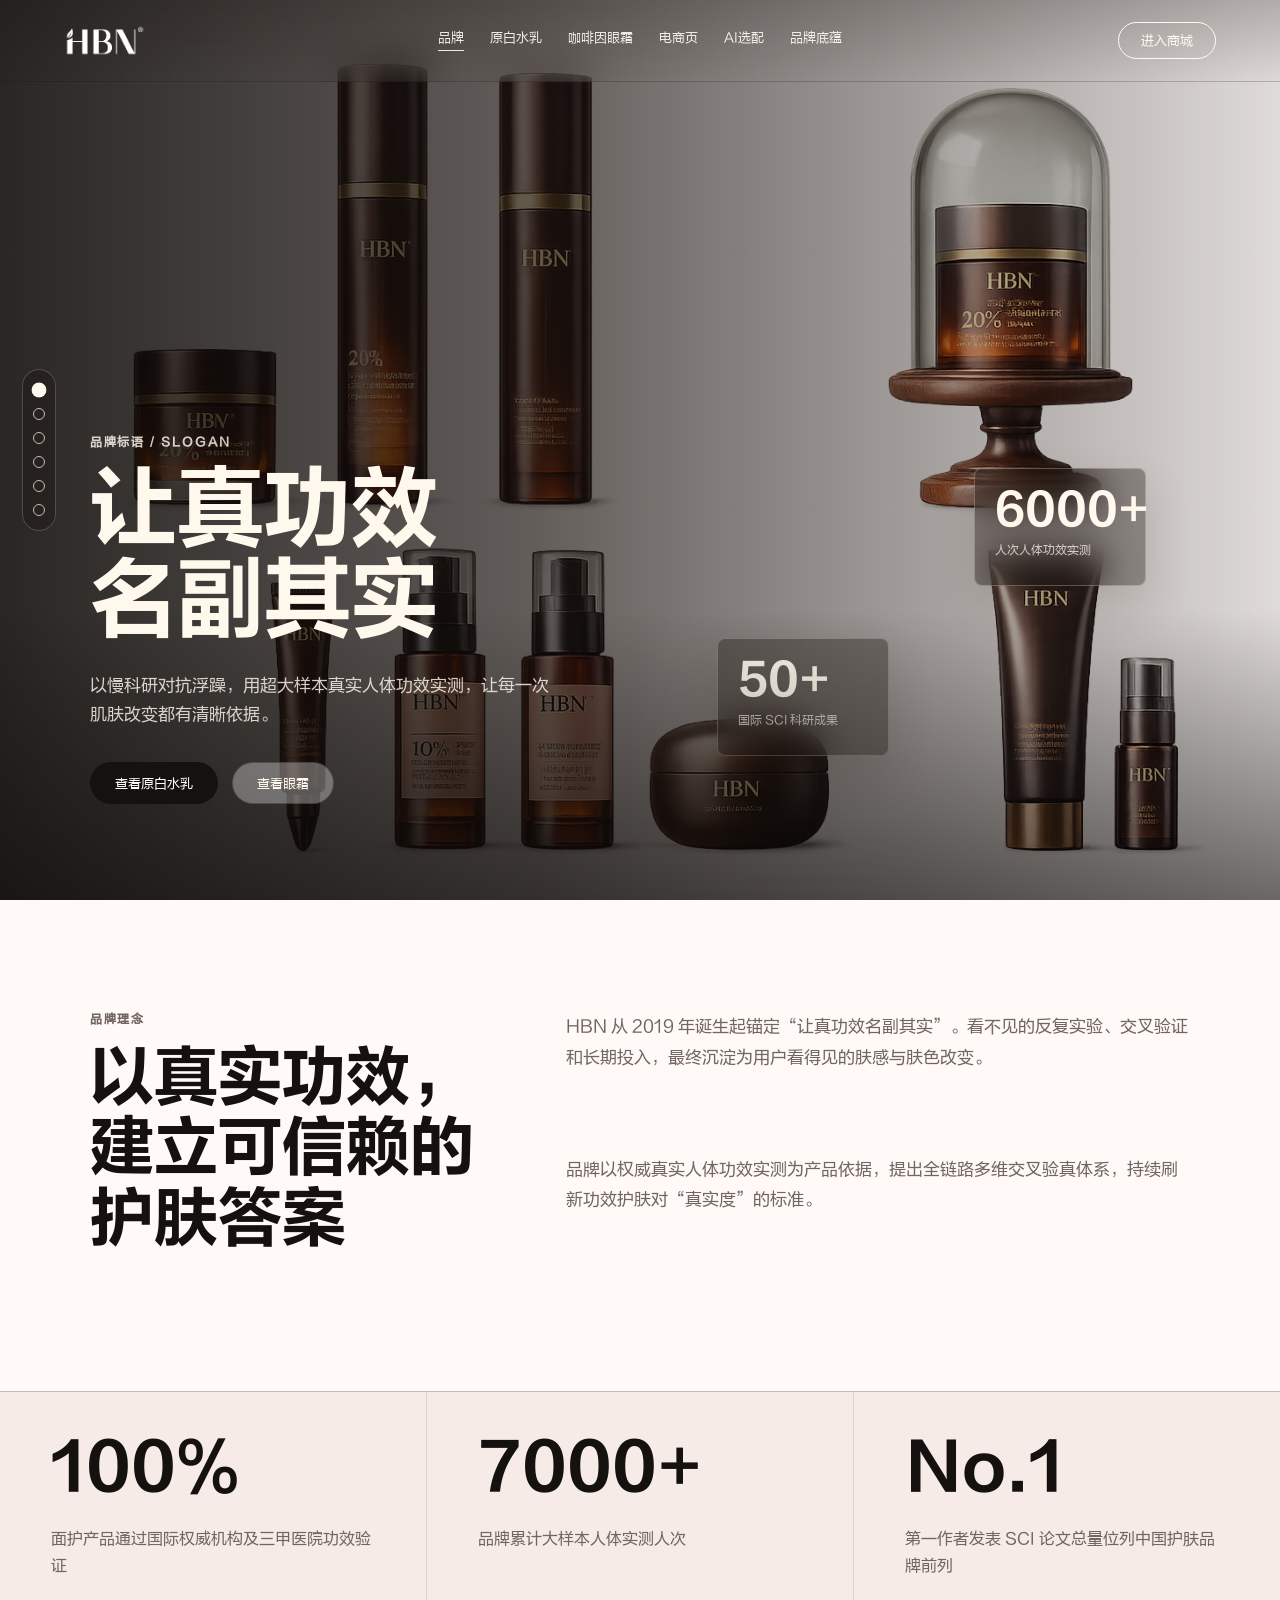
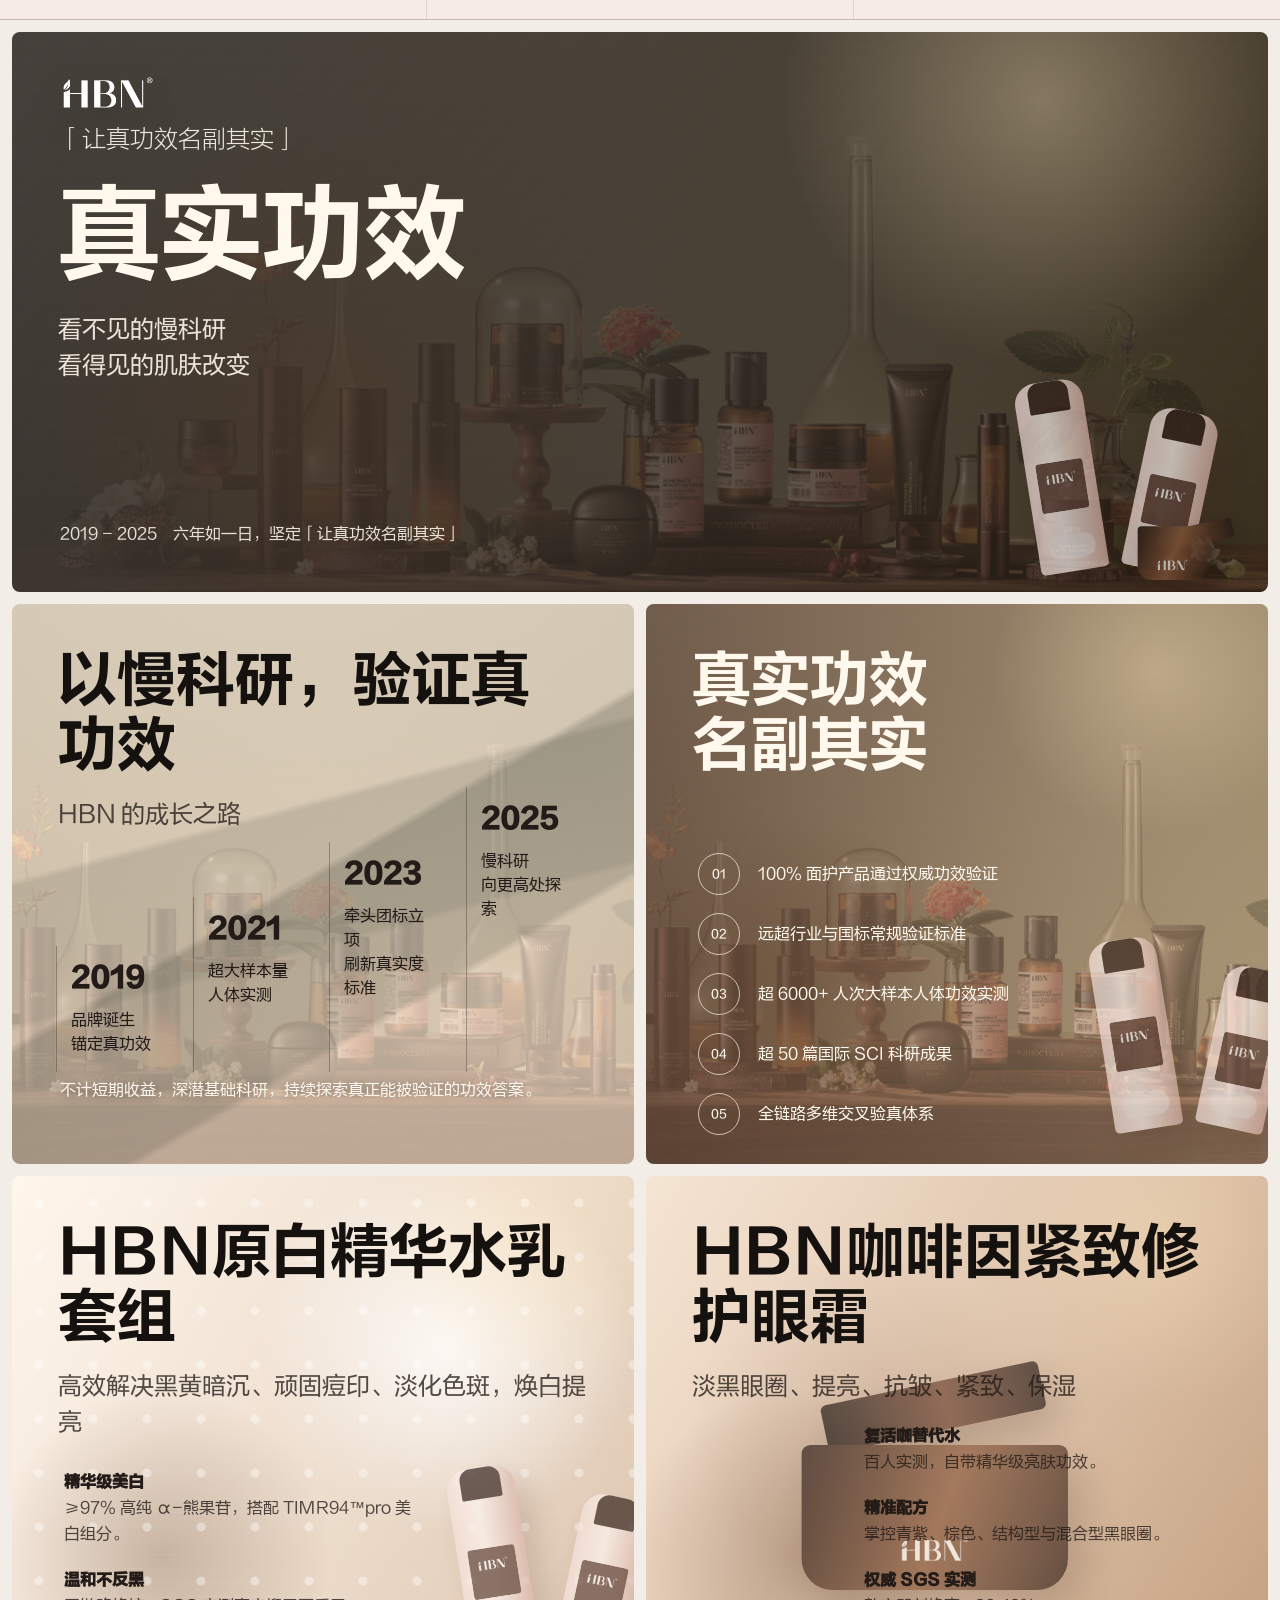
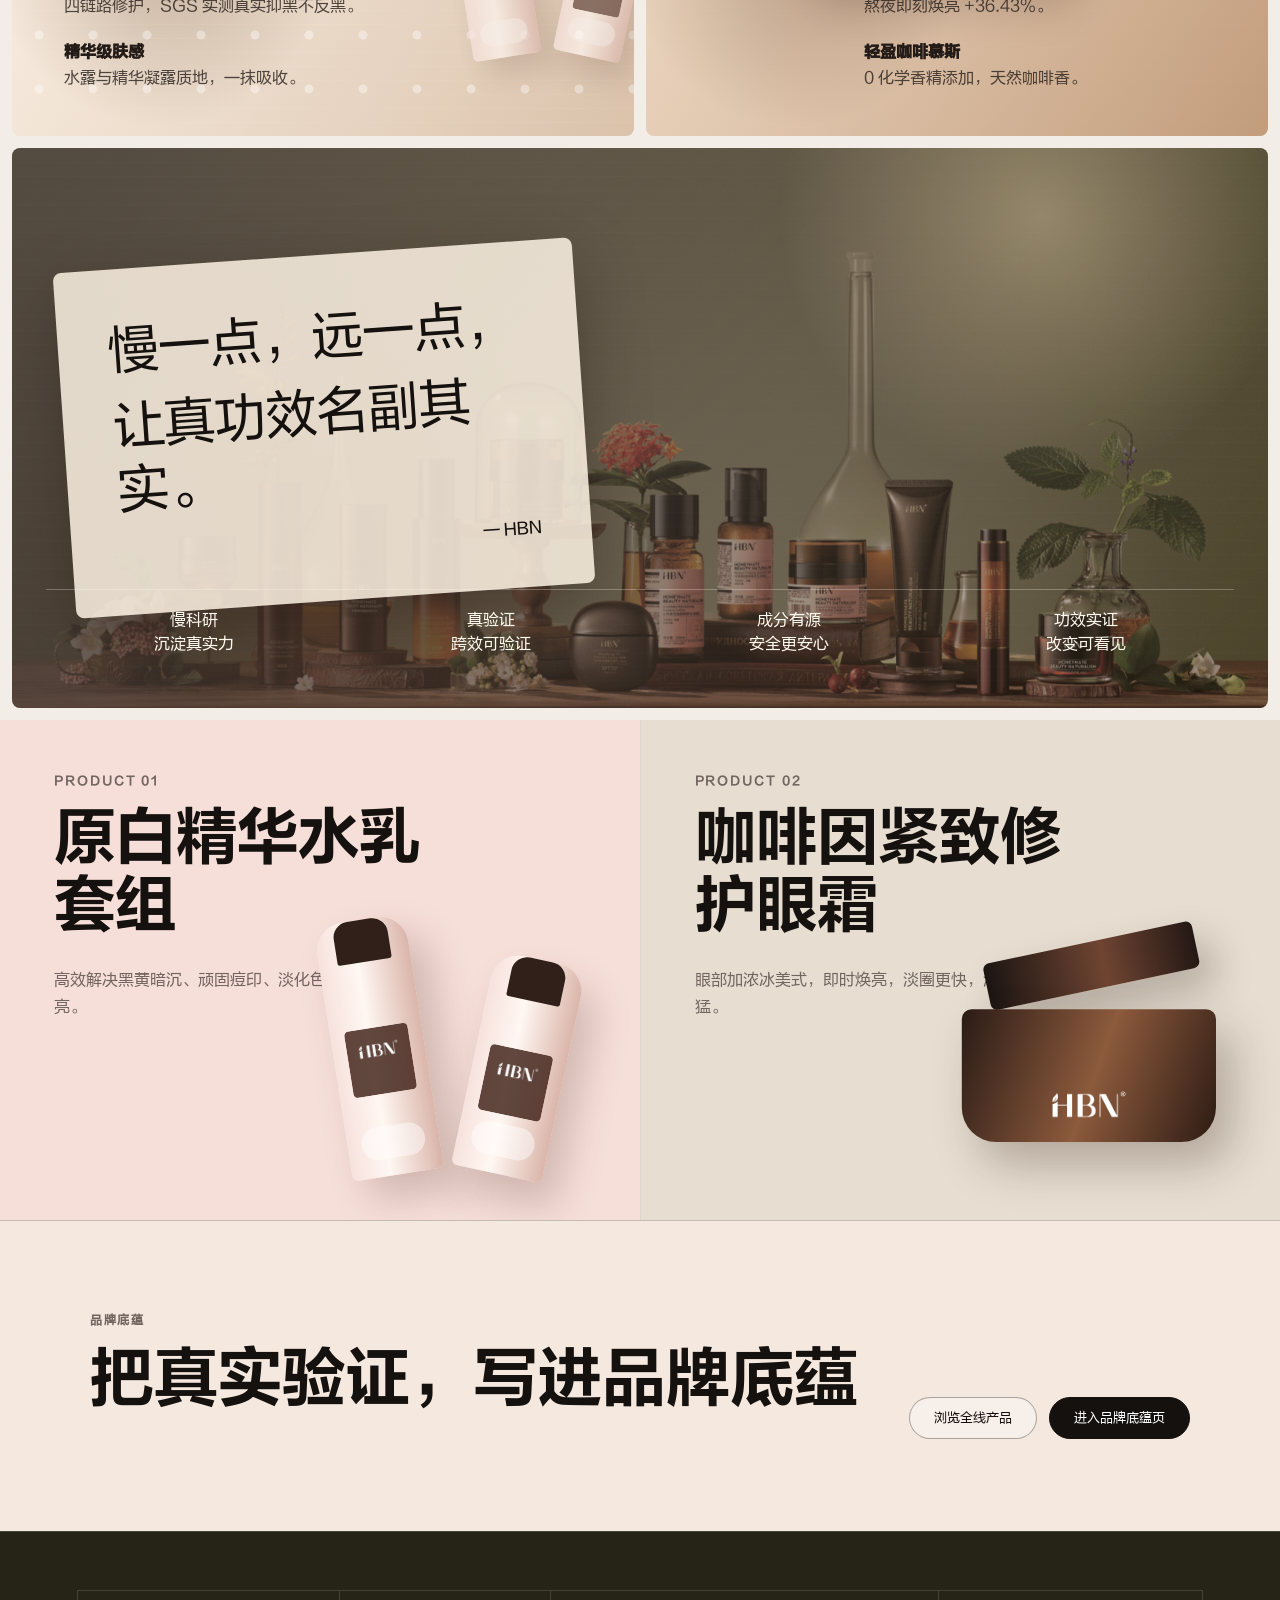
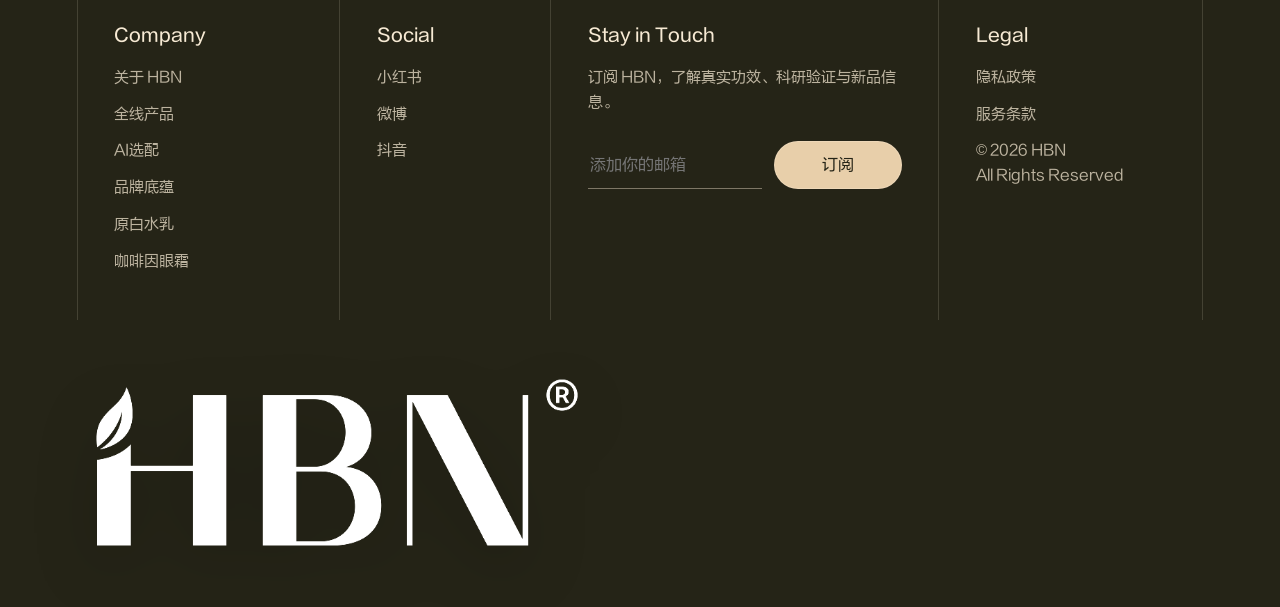
<file: index.html>
<!doctype html>
<html lang="zh-CN">
  <head>
    <meta charset="UTF-8" />
    <meta name="viewport" content="width=device-width, initial-scale=1.0" />
    <title>HBN | 让真功效名副其实</title>
    <link rel="stylesheet" href="./styles.css" />
  </head>
  <body data-page="brand">
    <div class="intro" aria-hidden="true">
      <div class="intro-cinematic">
        <span class="intro-orb orb-one"></span>
        <span class="intro-orb orb-two"></span>
        <span class="intro-orb orb-three"></span>
        <div class="intro-light-ribbon"></div>
        <img class="intro-logo" src="./assets/brand/hbn-logo-dark.png" alt="" />
        <p class="intro-tagline">True efficacy, beautifully proven.</p>
      </div>
    </div>

    <main class="site-shell">
      <nav class="nav">
        <a class="brand-lockup" href="./index.html" aria-label="HBN 首页">
          <img src="./assets/brand/hbn-logo-dark.png" alt="HBN" />
        </a>
        <div class="nav-links" aria-label="主要导航">
          <a href="./index.html" aria-current="page">品牌</a>
          <a href="./product-white.html">原白水乳</a>
          <a href="./product-eye.html">咖啡因眼霜</a>
          <a href="./shop.html">电商页</a>
          <a href="./ai.html">AI选配</a>
          <a href="./heritage.html">品牌底蕴</a>
        </div>
        <a class="pill-link" href="./shop.html">进入商城</a>
      </nav>

      <aside class="side-anchor-nav" aria-label="页面章节导航">
        <a href="#top" data-label="首页">首页</a>
        <a href="#science" data-label="慢科研">慢科研</a>
        <a href="#proof" data-label="真实验证">真实验证</a>
        <a href="#suite" data-label="六屏叙事">六屏叙事</a>
        <a href="#products" data-label="产品">产品</a>
        <a href="#heritage-entry" data-label="底蕴">底蕴</a>
      </aside>

      <section class="hero hero-brand" id="top" data-reveal>
        <div class="hero-copy">
          <p class="eyebrow">品牌标语 / Slogan</p>
          <h1>
            <span>让真功效</span>
            <span>名副其实</span>
          </h1>
          <p class="hero-text">
            以慢科研对抗浮躁，用超大样本真实人体功效实测，让每一次肌肤改变都有清晰依据。
          </p>
          <div class="hero-actions">
            <a class="button dark" href="./product-white.html">查看原白水乳</a>
            <a class="button ghost" href="./product-eye.html">查看眼霜</a>
          </div>
        </div>

        <div class="hero-visual" aria-label="HBN 品牌视觉">
          <div class="floating-panel panel-one">
            <span>6000+</span>
            <small>人次人体功效实测</small>
          </div>
          <div class="floating-panel panel-two">
            <span>50+</span>
            <small>国际 SCI 科研成果</small>
          </div>
        </div>
      </section>

      <section class="split-section" id="science" data-reveal>
        <div>
          <p class="eyebrow">品牌理念</p>
          <h2>以真实功效，建立可信赖的护肤答案</h2>
        </div>
        <div class="section-copy">
          <p>
            HBN 从 2019 年诞生起锚定“让真功效名副其实”。看不见的反复实验、交叉验证和长期投入，最终沉淀为用户看得见的肤感与肤色改变。
          </p>
          <p>
            品牌以权威真实人体功效实测为产品依据，提出全链路多维交叉验真体系，持续刷新功效护肤对“真实度”的标准。
          </p>
        </div>
      </section>

      <section class="proof-strip" id="proof" data-reveal>
        <article>
          <strong>100%</strong>
          <span>面护产品通过国际权威机构及三甲医院功效验证</span>
        </article>
        <article>
          <strong>7000+</strong>
          <span>品牌累计大样本人体实测人次</span>
        </article>
        <article>
          <strong>No.1</strong>
          <span>第一作者发表 SCI 论文总量位列中国护肤品牌前列</span>
        </article>
      </section>

      <section class="reference-suite" id="suite" aria-label="HBN 六屏品牌叙事">
        <article class="story-screen screen-lab" data-reveal>
          <img class="screen-logo light" src="./assets/brand/hbn-logo-white.png" alt="HBN" />
          <div class="screen-copy">
            <p class="quote-mark">「让真功效名副其实」</p>
            <h2>真实功效</h2>
            <p>看不见的慢科研<br />看得见的肌肤改变</p>
          </div>
          <div class="screen-footer">2019 - 2025　六年如一日，坚定「让真功效名副其实」</div>
          <div class="lab-products" aria-hidden="true">
            <span class="bottle water"><i></i></span>
            <span class="bottle lotion"><i></i></span>
            <div class="cream-jar mini"><span class="lid"></span><span class="jar-body">HBN</span></div>
          </div>
        </article>

        <article class="story-screen screen-road" data-reveal>
          <div class="screen-copy dark-copy">
            <h2>以慢科研，验证真功效</h2>
            <p>HBN 的成长之路</p>
          </div>
          <div class="mountain-timeline">
            <div><strong>2019</strong><span>品牌诞生<br />锚定真功效</span></div>
            <div><strong>2021</strong><span>超大样本量<br />人体实测</span></div>
            <div><strong>2023</strong><span>牵头团标立项<br />刷新真实度标准</span></div>
            <div><strong>2025</strong><span>慢科研<br />向更高处探索</span></div>
          </div>
          <p class="bottom-note">不计短期收益，深潜基础科研，持续探索真正能被验证的功效答案。</p>
        </article>

        <article class="story-screen screen-proof" data-reveal>
          <div class="screen-copy light-copy">
            <h2>真实功效<br />名副其实</h2>
          </div>
          <ul class="icon-proof">
            <li><span>01</span>100% 面护产品通过权威功效验证</li>
            <li><span>02</span>远超行业与国标常规验证标准</li>
            <li><span>03</span>超 6000+ 人次大样本人体功效实测</li>
            <li><span>04</span>超 50 篇国际 SCI 科研成果</li>
            <li><span>05</span>全链路多维交叉验真体系</li>
          </ul>
          <div class="proof-products" aria-hidden="true">
            <span class="bottle water"><i></i></span>
            <span class="bottle lotion"><i></i></span>
          </div>
        </article>

        <article class="story-screen screen-white" data-reveal>
          <div class="screen-copy dark-copy">
            <h2>HBN原白精华水乳套组</h2>
            <p>高效解决黑黄暗沉、顽固痘印、淡化色斑，焕白提亮</p>
          </div>
          <div class="feature-columns">
            <p><strong>精华级美白</strong>≥97% 高纯 α-熊果苷，搭配 TIMR94™pro 美白组分。</p>
            <p><strong>温和不反黑</strong>四链路修护，SGS 实测真实抑黑不反黑。</p>
            <p><strong>精华级肤感</strong>水露与精华凝露质地，一抹吸收。</p>
          </div>
          <div class="splash-products" aria-hidden="true">
            <span class="bottle water"><i></i></span>
            <span class="bottle lotion"><i></i></span>
          </div>
        </article>

        <article class="story-screen screen-coffee" data-reveal>
          <div class="screen-copy dark-copy">
            <h2>HBN咖啡因紧致修护眼霜</h2>
            <p>淡黑眼圈、提亮、抗皱、紧致、保湿</p>
          </div>
          <div class="coffee-product-stage" aria-hidden="true">
            <div class="cream-jar"><span class="lid"></span><span class="jar-body">HBN</span></div>
          </div>
          <div class="feature-columns right">
            <p><strong>复活咖替代水</strong>百人实测，自带精华级亮肤功效。</p>
            <p><strong>精准配方</strong>掌控青紫、棕色、结构型与混合型黑眼圈。</p>
            <p><strong>权威 SGS 实测</strong>熬夜即刻焕亮 +36.43%。</p>
            <p><strong>轻盈咖啡慕斯</strong>0 化学香精添加，天然咖啡香。</p>
          </div>
        </article>

        <article class="story-screen screen-quote" data-reveal>
          <div class="notebook-card">
            <p>慢一点，远一点，</p>
            <p>让真功效名副其实。</p>
            <span>— HBN</span>
          </div>
          <div class="screen-values">
            <span>慢科研<br />沉淀真实力</span>
            <span>真验证<br />跨效可验证</span>
            <span>成分有源<br />安全更安心</span>
            <span>功效实证<br />改变可看见</span>
          </div>
        </article>
      </section>

      <section class="product-preview-grid" id="products" data-reveal>
        <a class="product-preview white-product" href="./product-white.html">
          <div class="preview-copy">
            <p class="eyebrow">Product 01</p>
            <h2>原白精华水乳套组</h2>
            <p>高效解决黑黄暗沉、顽固痘印、淡化色斑，焕白提亮。</p>
          </div>
          <div class="product-duo" aria-hidden="true">
            <span class="bottle water"><i></i></span>
            <span class="bottle lotion"><i></i></span>
          </div>
        </a>

        <a class="product-preview coffee-product" href="./product-eye.html">
          <div class="preview-copy">
            <p class="eyebrow">Product 02</p>
            <h2>咖啡因紧致修护眼霜</h2>
            <p>眼部加浓冰美式，即时焕亮，淡圈更快，淡纹更猛。</p>
          </div>
          <div class="cream-jar" aria-hidden="true">
            <span class="lid"></span>
            <span class="jar-body">HBN</span>
          </div>
        </a>
      </section>

      <section class="heritage-teaser" id="heritage-entry" data-reveal>
        <div>
          <p class="eyebrow">品牌底蕴</p>
          <h2>把真实验证，写进品牌底蕴</h2>
        </div>
        <div class="teaser-actions">
          <a class="button ghost" href="./shop.html">浏览全线产品</a>
          <a class="button dark" href="./heritage.html">进入品牌底蕴页</a>
        </div>
      </section>
      <footer class="site-footer">
        <div class="footer-grid">
          <div>
            <h3>Company</h3>
            <a href="./index.html">关于 HBN</a>
            <a href="./shop.html">全线产品</a>
            <a href="./ai.html">AI选配</a>
            <a href="./heritage.html">品牌底蕴</a>
            <a href="./product-white.html">原白水乳</a>
            <a href="./product-eye.html">咖啡因眼霜</a>
          </div>
          <div>
            <h3>Social</h3>
            <a href="#">小红书</a>
            <a href="#">微博</a>
            <a href="#">抖音</a>
          </div>
          <div class="footer-newsletter">
            <h3>Stay in Touch</h3>
            <p>订阅 HBN，了解真实功效、科研验证与新品信息。</p>
            <form>
              <input type="email" placeholder="添加你的邮箱" aria-label="邮箱" />
              <button type="button">订阅</button>
            </form>
          </div>
          <div>
            <h3>Legal</h3>
            <a href="#">隐私政策</a>
            <a href="#">服务条款</a>
            <p>© 2026 HBN<br />All Rights Reserved</p>
          </div>
        </div>
        <div class="footer-brand"><img src="./assets/brand/hbn-logo-white.png" alt="HBN" /></div>
      </footer>
    </main>

    <script src="./script.js"></script>
  </body>
</html>
</file>
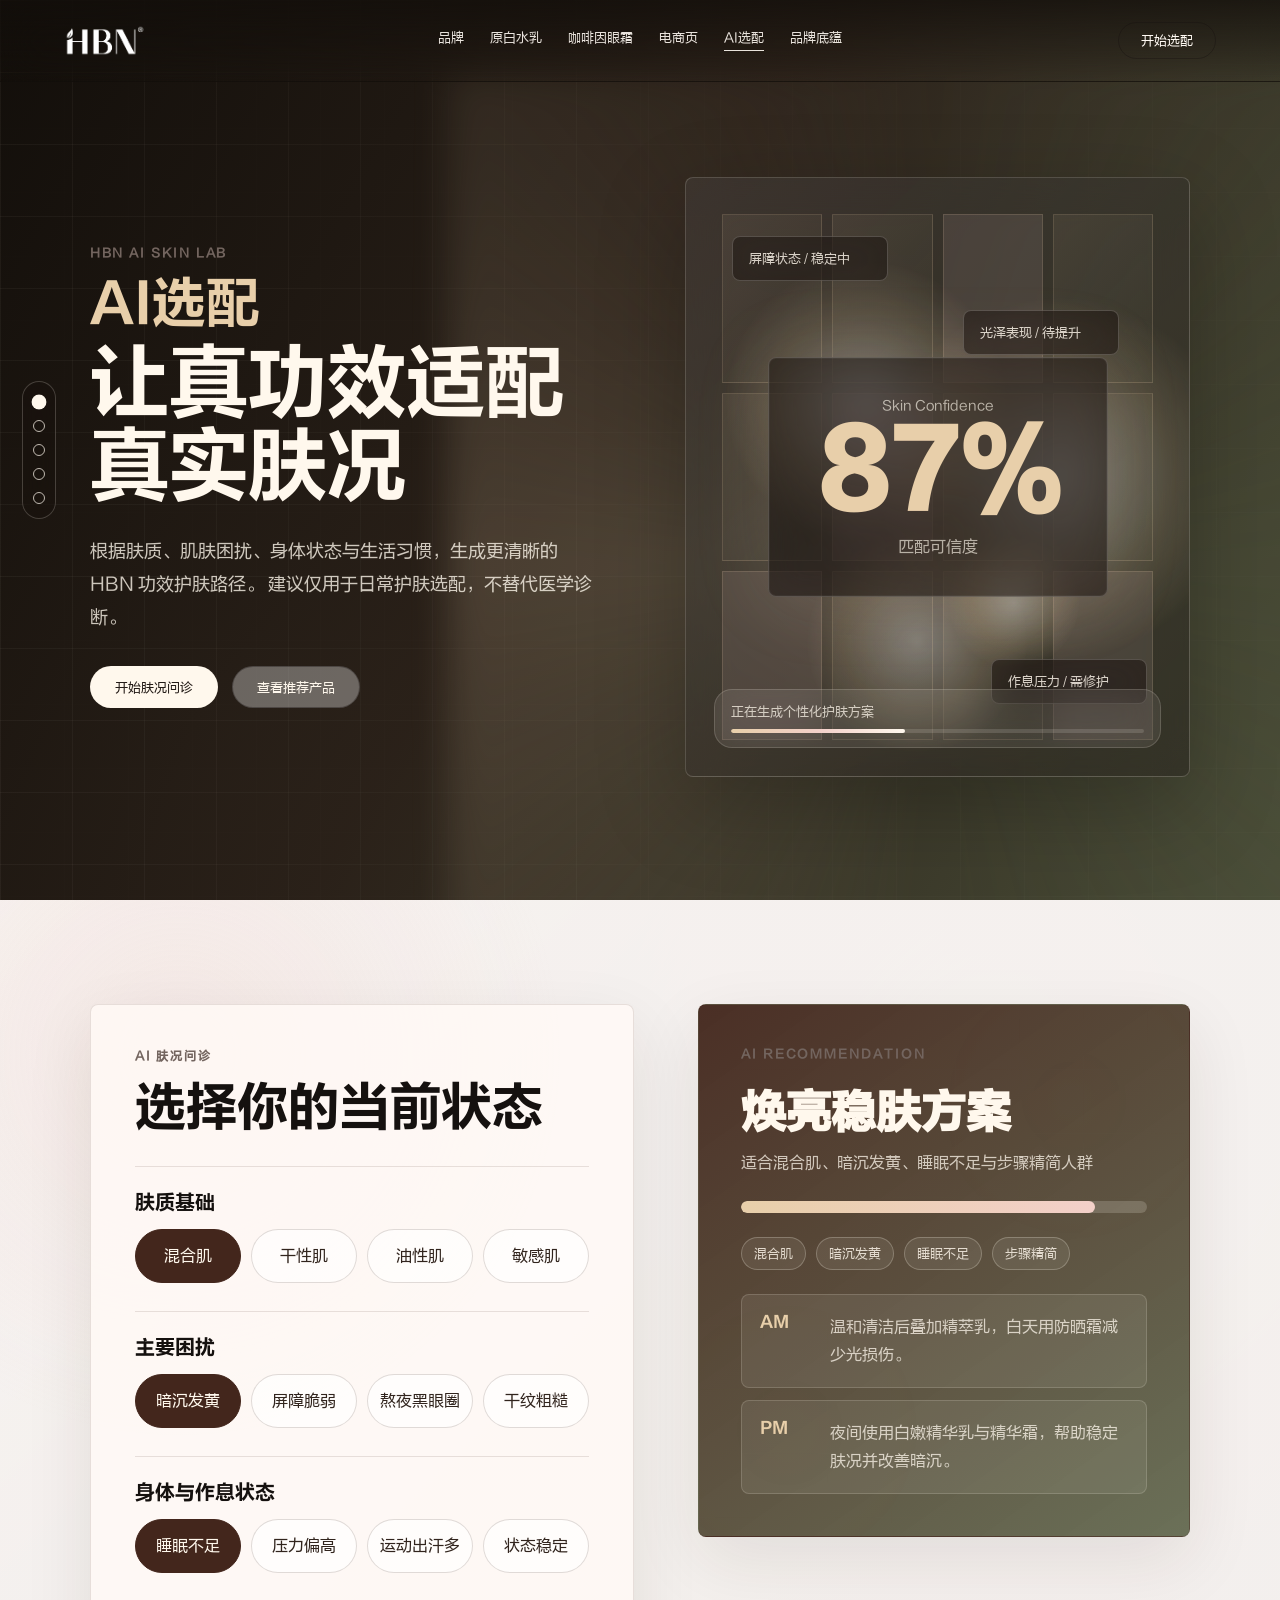
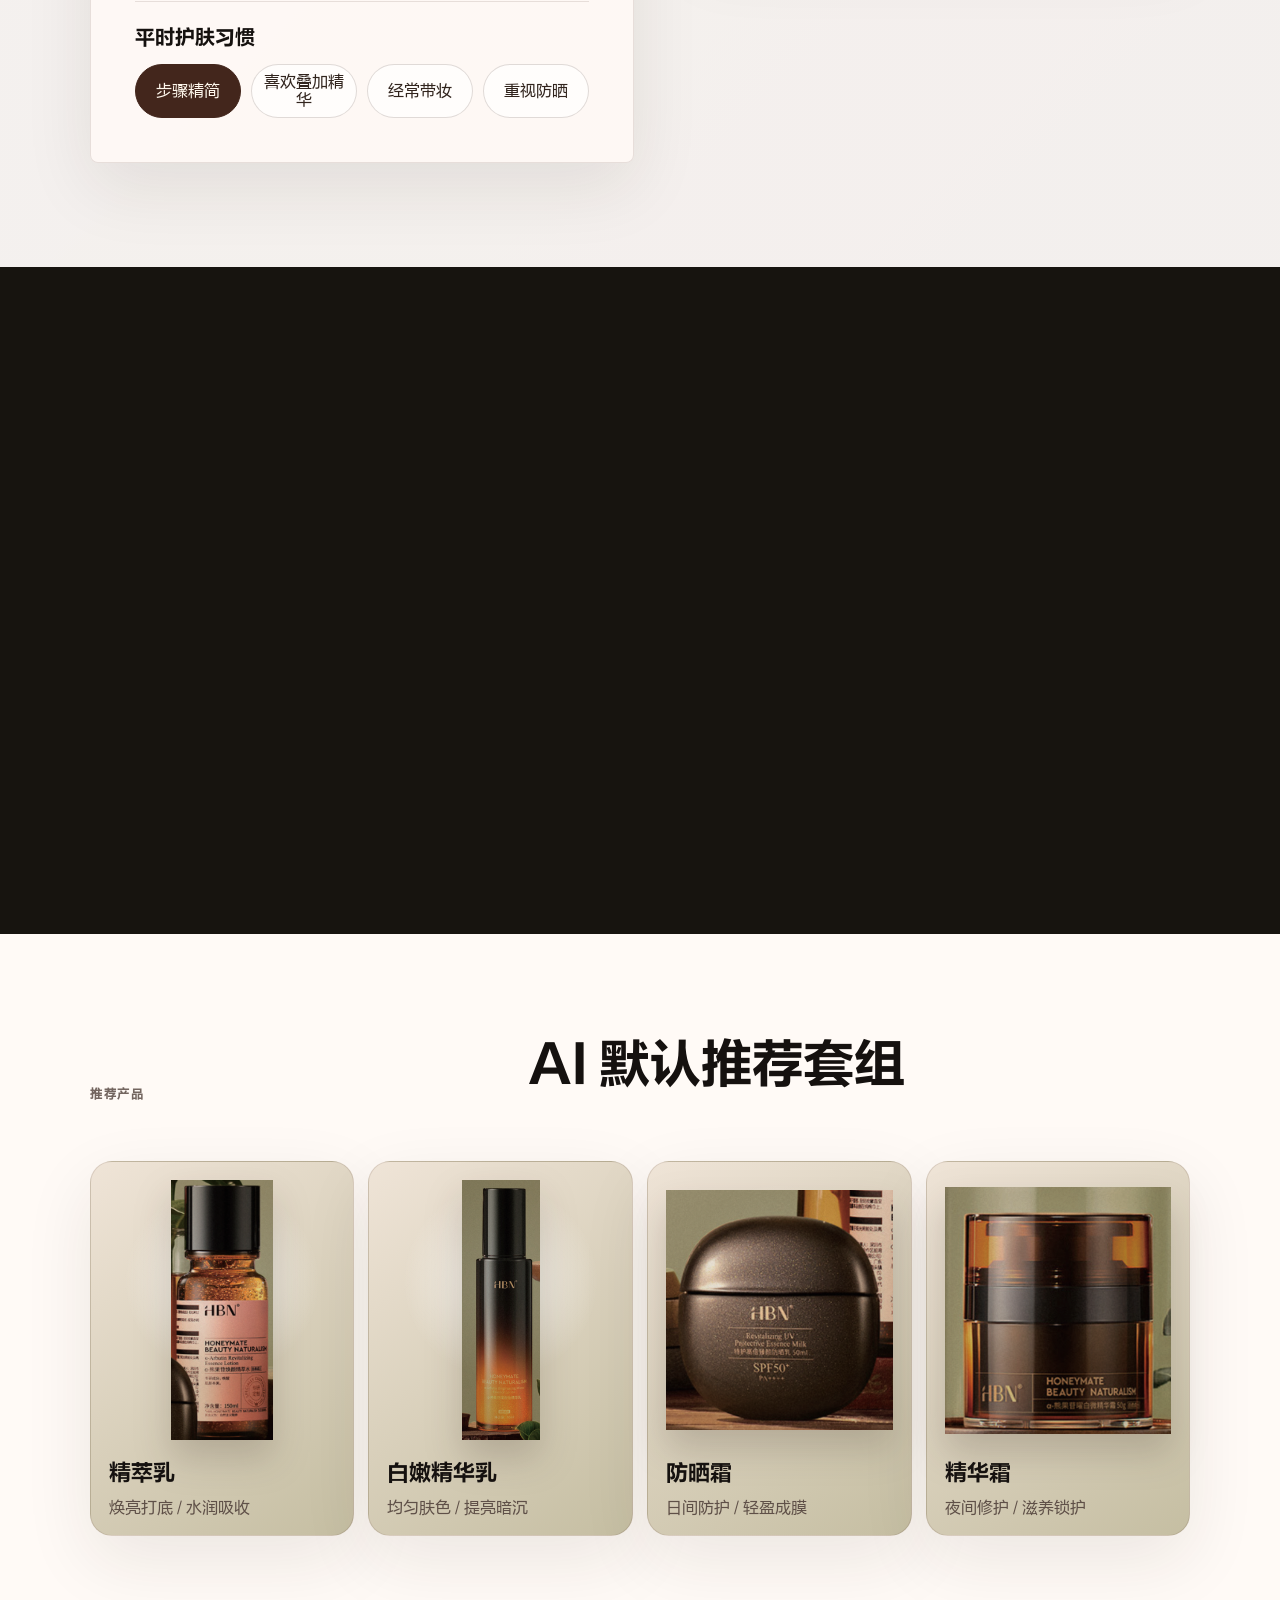
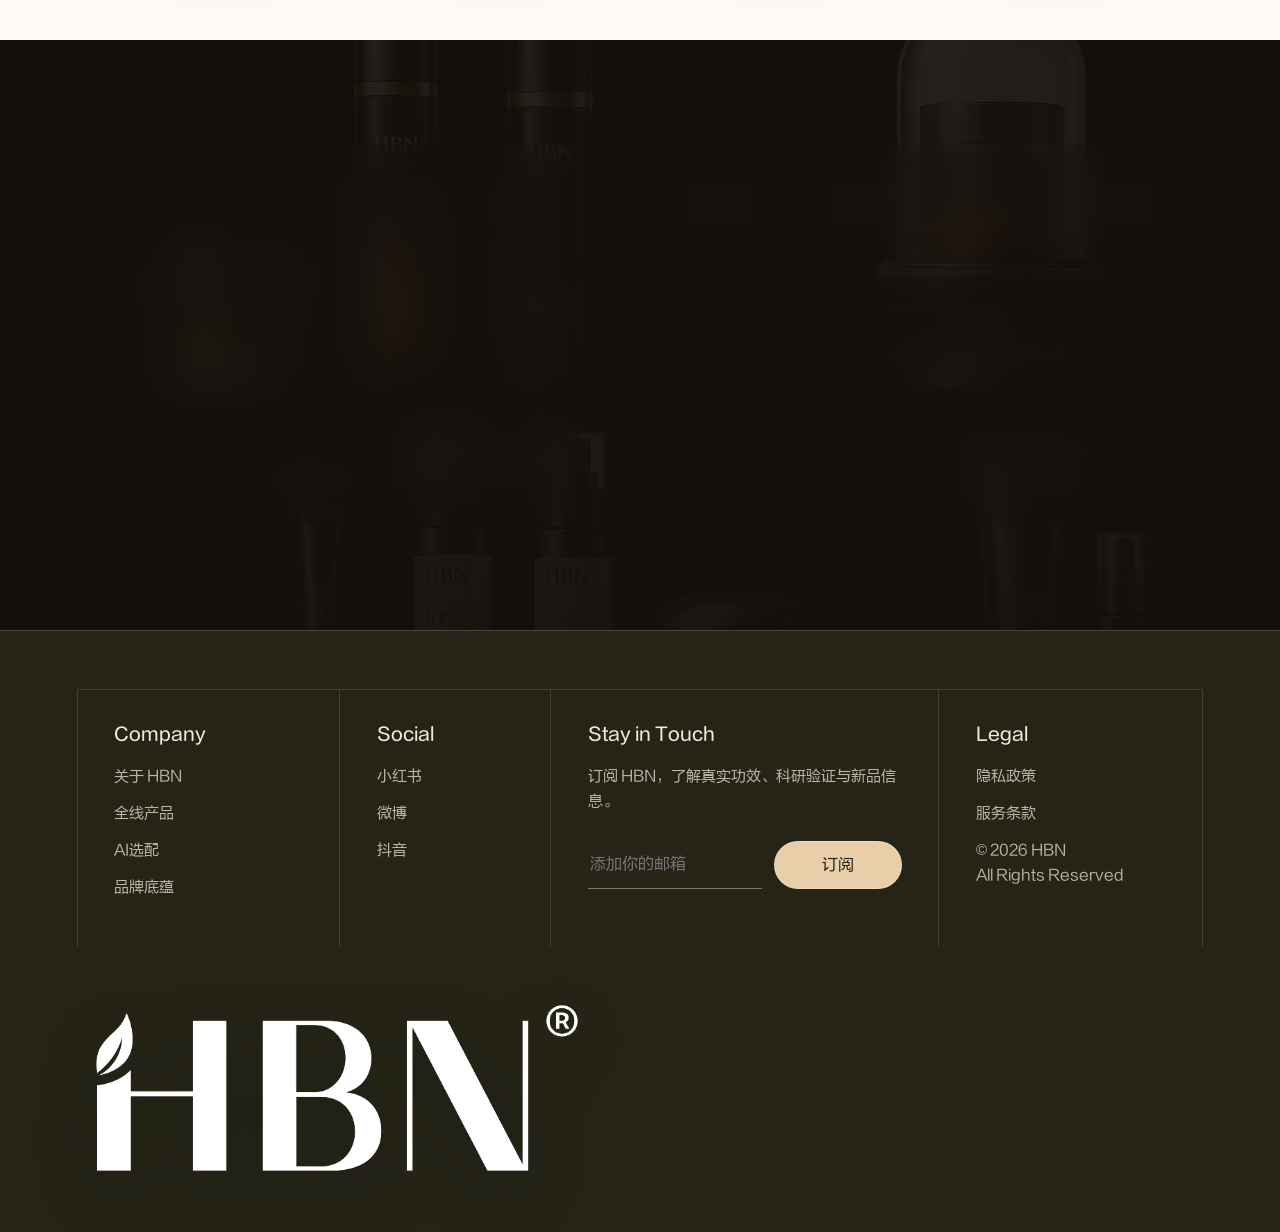
<file: ai.html>
<!doctype html>
<html lang="zh-CN">
  <head>
    <meta charset="UTF-8" />
    <meta name="viewport" content="width=device-width, initial-scale=1.0" />
    <title>HBN AI 选配</title>
    <link rel="stylesheet" href="./styles.css" />
  </head>
  <body data-page="ai">
    <main class="site-shell ai-shell">
      <nav class="nav">
        <a class="brand-lockup" href="./index.html" aria-label="HBN 首页">
          <img src="./assets/brand/hbn-logo-dark.png" alt="HBN" />
        </a>
        <div class="nav-links" aria-label="主要导航">
          <a href="./index.html">品牌</a>
          <a href="./product-white.html">原白水乳</a>
          <a href="./product-eye.html">咖啡因眼霜</a>
          <a href="./shop.html">电商页</a>
          <a href="./ai.html" aria-current="page">AI选配</a>
          <a href="./heritage.html">品牌底蕴</a>
        </div>
        <a class="pill-link" href="#ai-diagnosis">开始选配</a>
      </nav>

      <aside class="side-anchor-nav ai-side" aria-label="AI 选配导航">
        <a href="#ai-top" data-label="入口">入口</a>
        <a href="#ai-diagnosis" data-label="肤况问诊">肤况问诊</a>
        <a href="#ai-routine" data-label="方案">方案</a>
        <a href="#ai-products" data-label="产品">产品</a>
        <a href="#ai-proof" data-label="验证">验证</a>
      </aside>

      <section class="ai-hero" id="ai-top" data-reveal>
        <div class="ai-hero-copy">
          <p class="eyebrow">HBN AI Skin Lab</p>
          <h1>
            <span>AI选配</span>
            <span>让真功效适配真实肤况</span>
          </h1>
          <p>
            根据肤质、肌肤困扰、身体状态与生活习惯，生成更清晰的 HBN 功效护肤路径。
            建议仅用于日常护肤选配，不替代医学诊断。
          </p>
          <div class="ai-hero-actions">
            <a class="button light" href="#ai-diagnosis">开始肤况问诊</a>
            <a class="button ghost light-ghost" href="#ai-products">查看推荐产品</a>
          </div>
        </div>
        <div class="ai-scan-stage" aria-label="AI 肤况分析视觉">
          <div class="generation-cloud" aria-hidden="true">
            <span></span><span></span><span></span><span></span>
          </div>
          <div class="generation-prompt" aria-hidden="true">
            <span>正在生成个性化护肤方案</span>
            <i></i>
          </div>
          <div class="scan-grid">
            <span></span><span></span><span></span><span></span>
            <span></span><span></span><span></span><span></span>
            <span></span><span></span><span></span><span></span>
          </div>
          <div class="scan-panel main">
            <small>Skin Confidence</small>
            <strong data-ai-score>87%</strong>
            <span>匹配可信度</span>
          </div>
          <div class="scan-panel floating one">屏障状态 / 稳定中</div>
          <div class="scan-panel floating two">作息压力 / 需修护</div>
          <div class="scan-panel floating three">光泽表现 / 待提升</div>
        </div>
      </section>

      <section class="ai-diagnosis" id="ai-diagnosis" data-reveal>
        <div class="ai-form-panel">
          <p class="eyebrow">AI 肤况问诊</p>
          <h2>选择你的当前状态</h2>

          <div class="ai-question">
            <h3>肤质基础</h3>
            <div class="ai-choice-row" data-ai-group="skin">
              <button class="ai-choice is-selected" type="button" data-value="混合肌">混合肌</button>
              <button class="ai-choice" type="button" data-value="干性肌">干性肌</button>
              <button class="ai-choice" type="button" data-value="油性肌">油性肌</button>
              <button class="ai-choice" type="button" data-value="敏感肌">敏感肌</button>
            </div>
          </div>

          <div class="ai-question">
            <h3>主要困扰</h3>
            <div class="ai-choice-row" data-ai-group="concern">
              <button class="ai-choice is-selected" type="button" data-value="暗沉发黄">暗沉发黄</button>
              <button class="ai-choice" type="button" data-value="屏障脆弱">屏障脆弱</button>
              <button class="ai-choice" type="button" data-value="熬夜黑眼圈">熬夜黑眼圈</button>
              <button class="ai-choice" type="button" data-value="干纹粗糙">干纹粗糙</button>
            </div>
          </div>

          <div class="ai-question">
            <h3>身体与作息状态</h3>
            <div class="ai-choice-row" data-ai-group="body">
              <button class="ai-choice is-selected" type="button" data-value="睡眠不足">睡眠不足</button>
              <button class="ai-choice" type="button" data-value="压力偏高">压力偏高</button>
              <button class="ai-choice" type="button" data-value="运动出汗多">运动出汗多</button>
              <button class="ai-choice" type="button" data-value="状态稳定">状态稳定</button>
            </div>
          </div>

          <div class="ai-question">
            <h3>平时护肤习惯</h3>
            <div class="ai-choice-row" data-ai-group="habit">
              <button class="ai-choice is-selected" type="button" data-value="步骤精简">步骤精简</button>
              <button class="ai-choice" type="button" data-value="喜欢叠加精华">喜欢叠加精华</button>
              <button class="ai-choice" type="button" data-value="经常带妆">经常带妆</button>
              <button class="ai-choice" type="button" data-value="重视防晒">重视防晒</button>
            </div>
          </div>
        </div>

        <div class="ai-result-panel" aria-live="polite">
          <div class="result-header">
            <p class="eyebrow">AI Recommendation</p>
            <strong data-ai-title>焕亮稳肤方案</strong>
            <span data-ai-subtitle>适合暗沉发黄、睡眠不足与步骤精简人群</span>
          </div>
          <div class="result-meter">
            <span style="--value: 87%"></span>
          </div>
          <div class="ai-tags">
            <span data-ai-skin>混合肌</span>
            <span data-ai-concern>暗沉发黄</span>
            <span data-ai-body>睡眠不足</span>
            <span data-ai-habit>步骤精简</span>
          </div>
          <div class="ai-prescription">
            <article>
              <span>AM</span>
              <p data-ai-am>温和清洁后叠加精萃乳，白天用防晒霜减少光损伤。</p>
            </article>
            <article>
              <span>PM</span>
              <p data-ai-pm>夜间使用精华乳与精华霜，帮助稳定肤况并改善暗沉。</p>
            </article>
          </div>
        </div>
      </section>

      <section class="ai-routine" id="ai-routine" data-reveal>
        <div>
          <p class="eyebrow">护肤路径</p>
          <h2>从问诊输入到功效验证，AI 只负责匹配，真实功效仍由实测支撑</h2>
        </div>
        <div class="routine-flow">
          <article><span>01</span><h3>识别肤况</h3><p>归纳肤质、困扰与生活状态，减少盲选。</p></article>
          <article><span>02</span><h3>匹配功效</h3><p>按焕亮、屏障、淡圈、保湿等需求建立优先级。</p></article>
          <article><span>03</span><h3>生成路径</h3><p>输出晨间与夜间步骤，避免产品堆叠造成负担。</p></article>
          <article><span>04</span><h3>回到实证</h3><p>以真实人体功效实测作为选配方案的可信依据。</p></article>
        </div>
      </section>

      <section class="ai-products" id="ai-products" data-reveal>
        <div class="section-heading">
          <p class="eyebrow">推荐产品</p>
          <h2>AI 默认推荐套组</h2>
        </div>
        <div class="ai-product-grid">
          <article>
            <img src="./assets/products/items/essence-lotion.png" alt="HBN 精萃乳" />
            <h3>精萃乳</h3>
            <p>焕亮打底 / 水润吸收</p>
          </article>
          <article>
            <img src="./assets/products/items/firming-lotion.png" alt="HBN 精华乳" />
            <h3>精华乳</h3>
            <p>紧致修护 / 细腻弹润</p>
          </article>
          <article>
            <img src="./assets/products/items/sunscreen.png" alt="HBN 防晒霜" />
            <h3>防晒霜</h3>
            <p>日间防护 / 轻盈成膜</p>
          </article>
          <article>
            <img src="./assets/products/items/essence-cream.png" alt="HBN 精华霜" />
            <h3>精华霜</h3>
            <p>夜间修护 / 滋养锁护</p>
          </article>
        </div>
      </section>

      <section class="ai-proof" id="ai-proof" data-reveal>
        <div class="proof-console">
          <p class="eyebrow">Verification</p>
          <h2>让每一次推荐都有依据</h2>
          <p>AI 选配的页面表达更科技，但底层叙事仍回到 HBN 的品牌核心：真实功效、人体实测、全链路多维交叉验真。</p>
        </div>
        <div class="proof-numbers">
          <article><strong>7000+</strong><span>品牌累计大样本人体实测人次</span></article>
          <article><strong>100%</strong><span>面护产品通过功效验证</span></article>
          <article><strong>50+</strong><span>国际 SCI 科研成果</span></article>
        </div>
      </section>

      <footer class="site-footer">
        <div class="footer-grid">
          <div><h3>Company</h3><a href="./index.html">关于 HBN</a><a href="./shop.html">全线产品</a><a href="./ai.html">AI选配</a><a href="./heritage.html">品牌底蕴</a></div>
          <div><h3>Social</h3><a href="#">小红书</a><a href="#">微博</a><a href="#">抖音</a></div>
          <div class="footer-newsletter"><h3>Stay in Touch</h3><p>订阅 HBN，了解真实功效、科研验证与新品信息。</p><form><input type="email" placeholder="添加你的邮箱" aria-label="邮箱" /><button type="button">订阅</button></form></div>
          <div><h3>Legal</h3><a href="#">隐私政策</a><a href="#">服务条款</a><p>© 2026 HBN<br />All Rights Reserved</p></div>
        </div>
        <div class="footer-brand"><img src="./assets/brand/hbn-logo-white.png" alt="HBN" /></div>
      </footer>
    </main>
    <script src="./script.js"></script>
  </body>
</html>
</file>
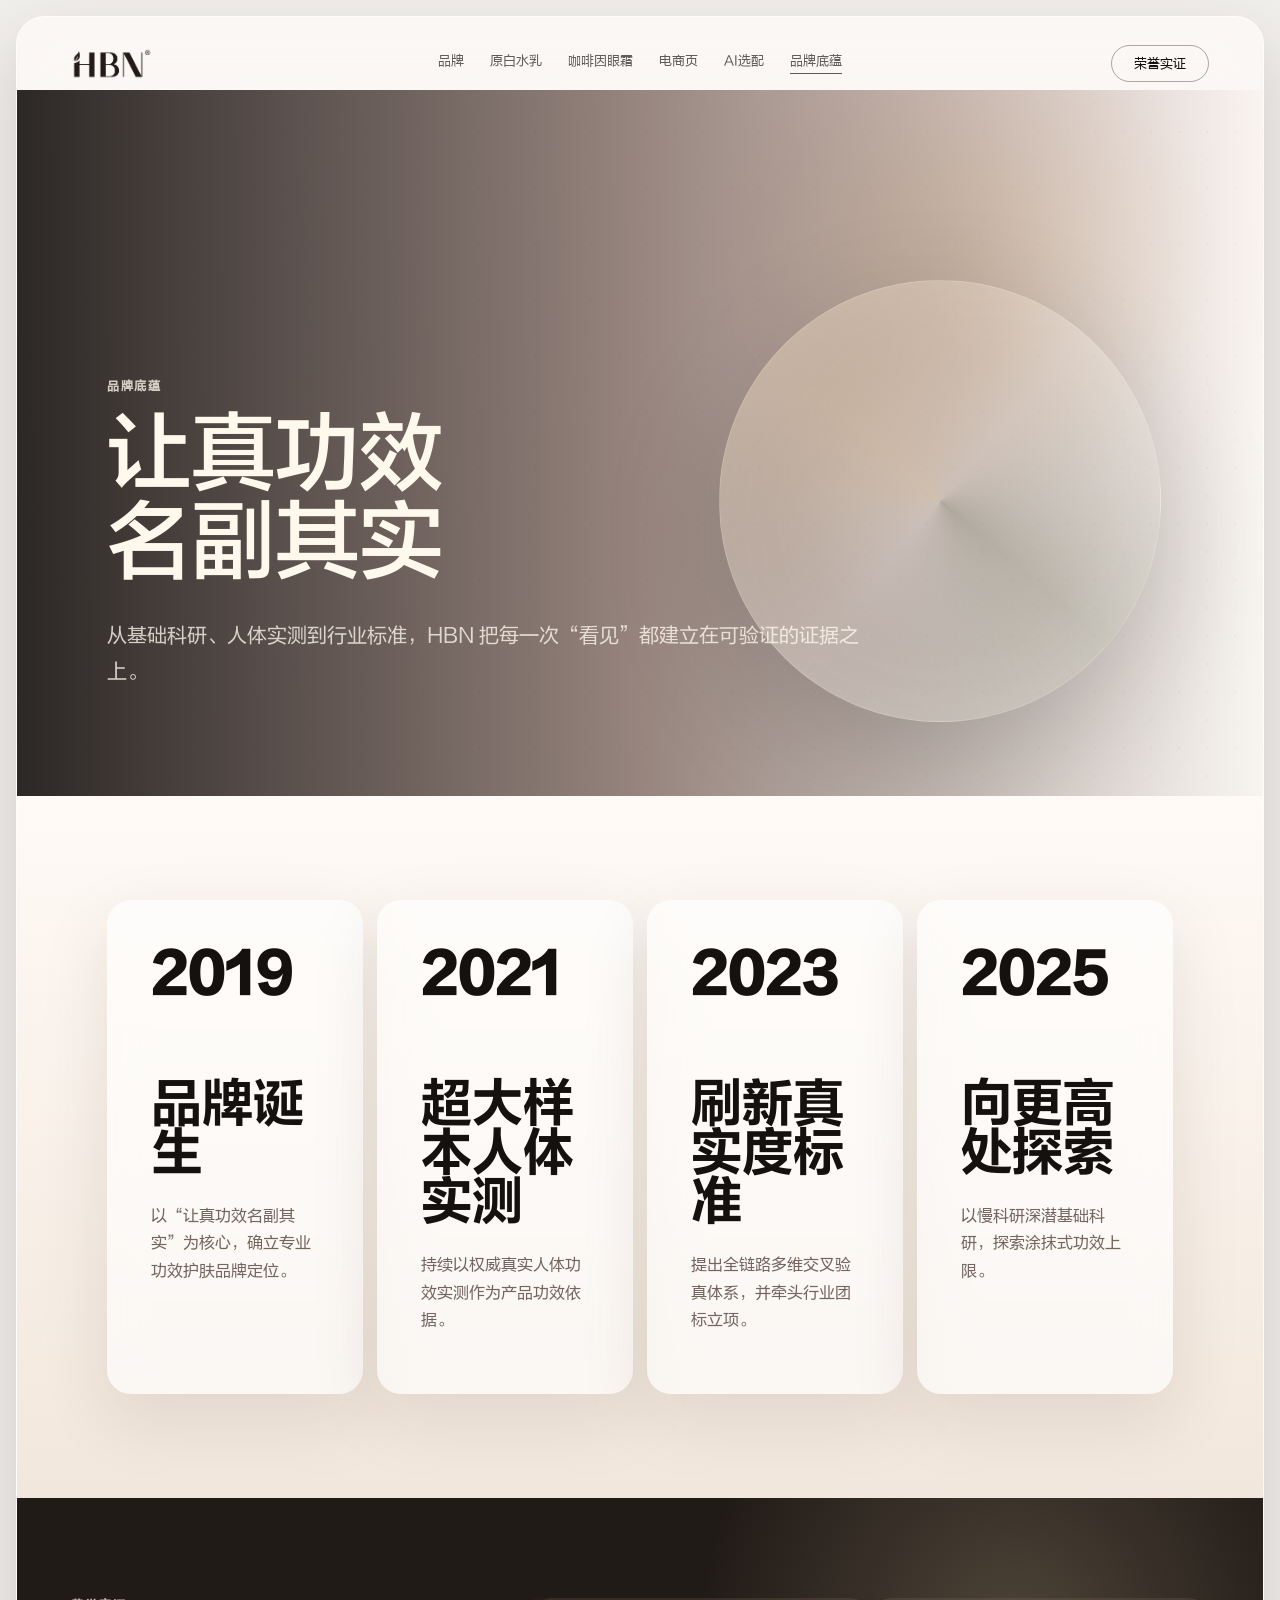
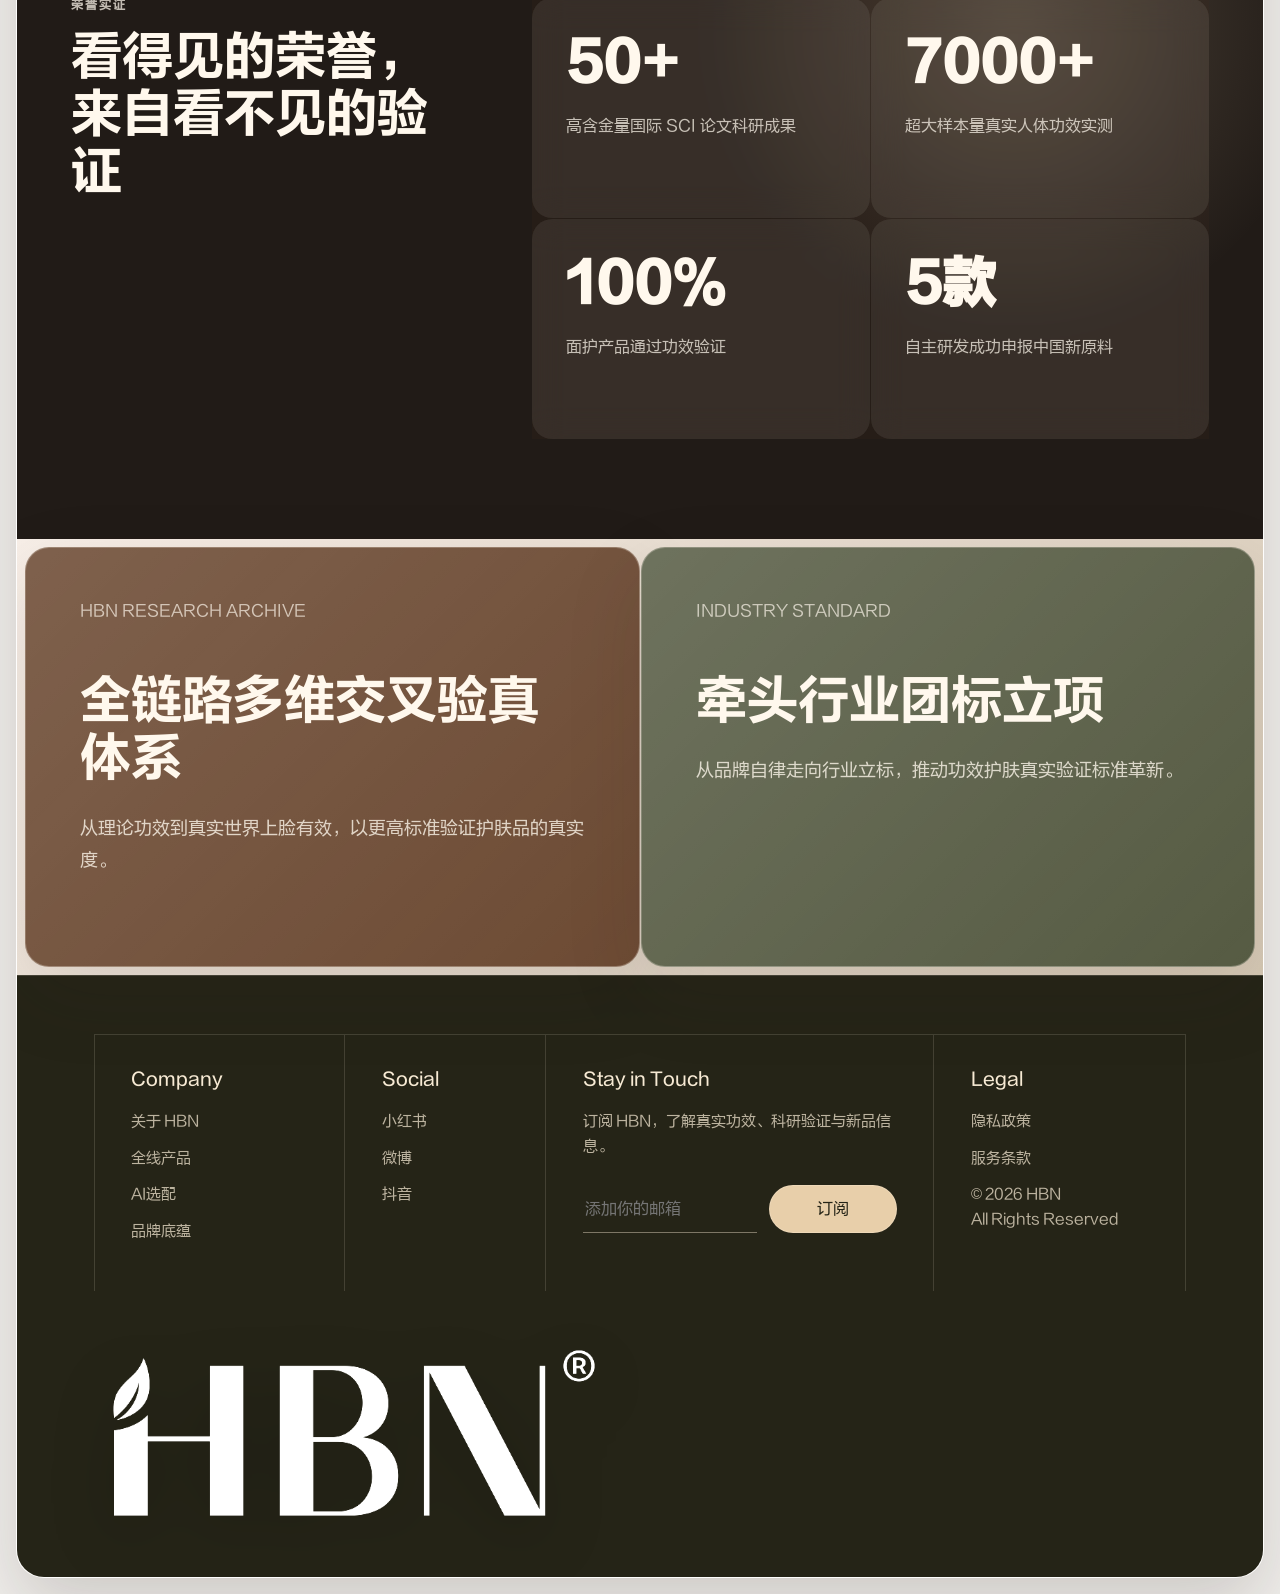
<file: heritage.html>
<!doctype html>
<html lang="zh-CN">
  <head>
    <meta charset="UTF-8" />
    <meta name="viewport" content="width=device-width, initial-scale=1.0" />
    <title>HBN 品牌底蕴</title>
    <link rel="stylesheet" href="./styles.css" />
  </head>
  <body data-page="heritage">
    <main class="site-shell">
      <nav class="nav">
        <a class="brand-lockup" href="./index.html" aria-label="HBN 首页">
          <img src="./assets/brand/hbn-logo-dark.png" alt="HBN" />
        </a>
        <div class="nav-links" aria-label="主要导航">
          <a href="./index.html">品牌</a>
          <a href="./product-white.html">原白水乳</a>
          <a href="./product-eye.html">咖啡因眼霜</a>
          <a href="./shop.html">电商页</a>
          <a href="./ai.html">AI选配</a>
          <a href="./heritage.html" aria-current="page">品牌底蕴</a>
        </div>
        <a class="pill-link" href="#honors">荣誉实证</a>
      </nav>

      <section class="heritage-hero" data-reveal>
        <div class="heritage-hero-copy">
          <p class="eyebrow">品牌底蕴</p>
          <h1>
            <span>让真功效</span>
            <span>名副其实</span>
          </h1>
          <p>从基础科研、人体实测到行业标准，HBN 把每一次“看见”都建立在可验证的证据之上。</p>
        </div>
      </section>

      <section class="heritage-timeline" data-reveal>
        <article>
          <strong>2019</strong>
          <h2>品牌诞生</h2>
          <p>以“让真功效名副其实”为核心，确立专业功效护肤品牌定位。</p>
        </article>
        <article>
          <strong>2021</strong>
          <h2>超大样本人体实测</h2>
          <p>持续以权威真实人体功效实测作为产品功效依据。</p>
        </article>
        <article>
          <strong>2023</strong>
          <h2>刷新真实度标准</h2>
          <p>提出全链路多维交叉验真体系，并牵头行业团标立项。</p>
        </article>
        <article>
          <strong>2025</strong>
          <h2>向更高处探索</h2>
          <p>以慢科研深潜基础科研，探索涂抹式功效上限。</p>
        </article>
      </section>

      <section class="honor-wall" id="honors" data-reveal>
        <div>
          <p class="eyebrow">荣誉实证</p>
          <h2>看得见的荣誉，来自看不见的验证</h2>
        </div>
        <div class="honor-grid">
          <article><strong>50+</strong><span>高含金量国际 SCI 论文科研成果</span></article>
          <article><strong>7000+</strong><span>超大样本量真实人体功效实测</span></article>
          <article><strong>100%</strong><span>面护产品通过功效验证</span></article>
          <article><strong>5款</strong><span>自主研发成功申报中国新原料</span></article>
        </div>
      </section>

      <section class="certificate-stage" data-reveal>
        <div class="certificate-card">
          <span>HBN Research Archive</span>
          <h2>全链路多维交叉验真体系</h2>
          <p>从理论功效到真实世界上脸有效，以更高标准验证护肤品的真实度。</p>
        </div>
        <div class="certificate-card muted-card">
          <span>Industry Standard</span>
          <h2>牵头行业团标立项</h2>
          <p>从品牌自律走向行业立标，推动功效护肤真实验证标准革新。</p>
        </div>
      </section>
      <footer class="site-footer">
        <div class="footer-grid">
          <div><h3>Company</h3><a href="./index.html">关于 HBN</a><a href="./shop.html">全线产品</a><a href="./ai.html">AI选配</a><a href="./heritage.html">品牌底蕴</a></div>
          <div><h3>Social</h3><a href="#">小红书</a><a href="#">微博</a><a href="#">抖音</a></div>
          <div class="footer-newsletter"><h3>Stay in Touch</h3><p>订阅 HBN，了解真实功效、科研验证与新品信息。</p><form><input type="email" placeholder="添加你的邮箱" aria-label="邮箱" /><button type="button">订阅</button></form></div>
          <div><h3>Legal</h3><a href="#">隐私政策</a><a href="#">服务条款</a><p>© 2026 HBN<br />All Rights Reserved</p></div>
        </div>
        <div class="footer-brand"><img src="./assets/brand/hbn-logo-white.png" alt="HBN" /></div>
      </footer>
    </main>
    <script src="./script.js"></script>
  </body>
</html>
</file>
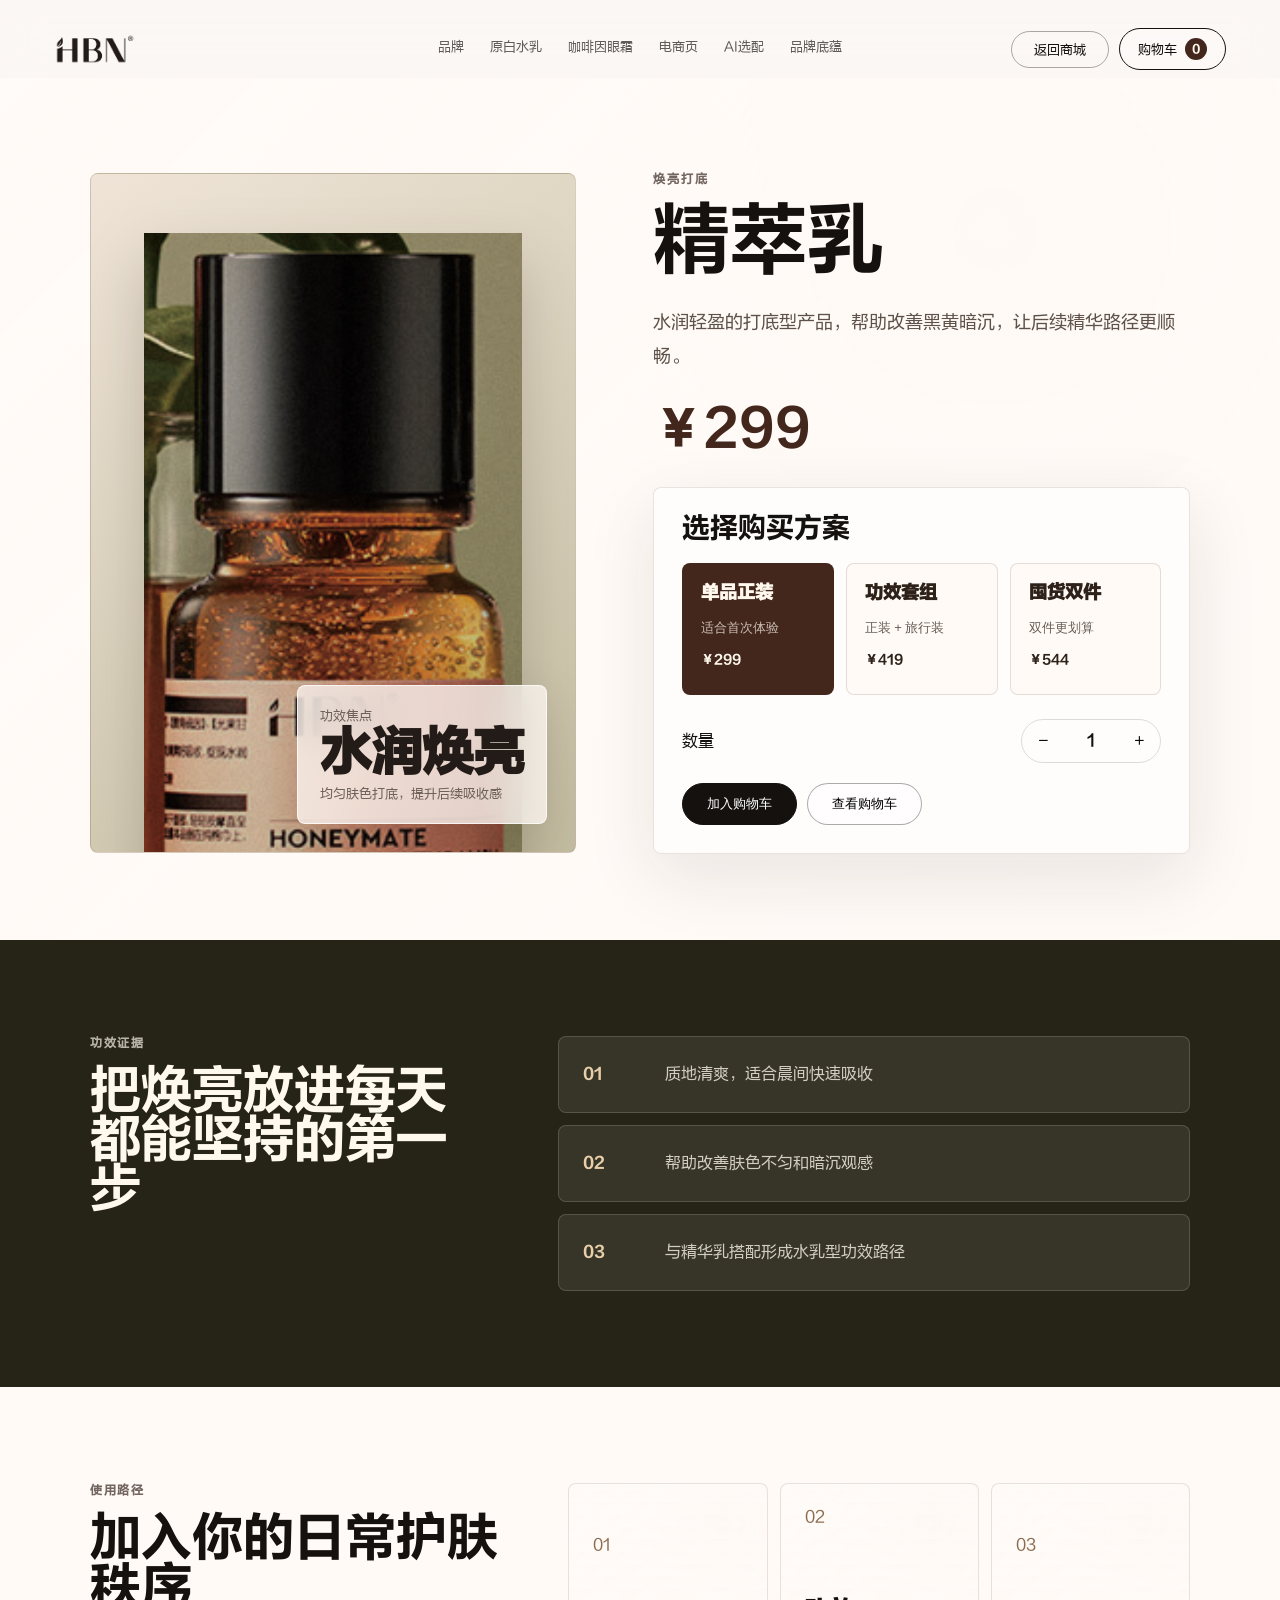
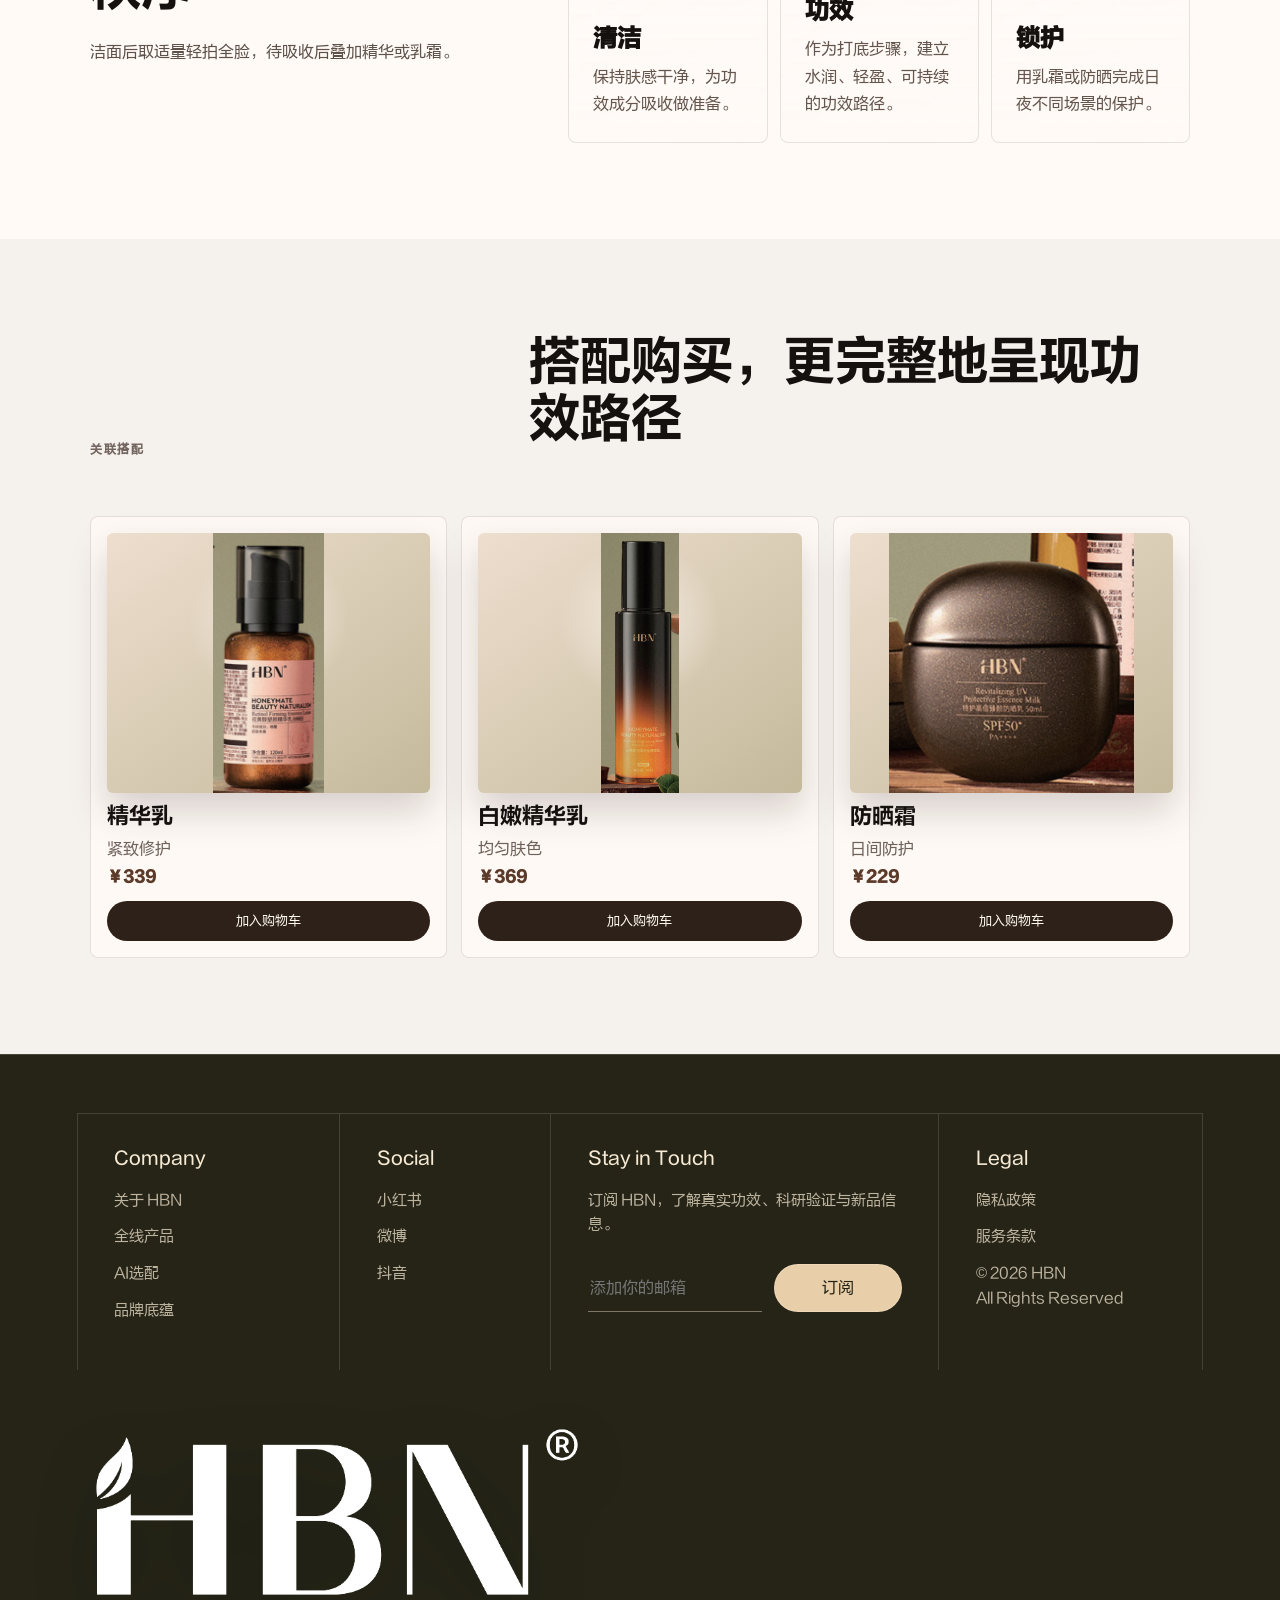
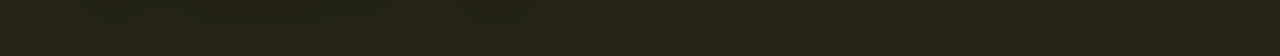
<file: product-detail.html>
<!doctype html>
<html lang="zh-CN">
  <head>
    <meta charset="UTF-8" />
    <meta name="viewport" content="width=device-width, initial-scale=1.0" />
    <title>HBN 产品详情</title>
    <link rel="stylesheet" href="./styles.css" />
  </head>
  <body data-page="detail">
    <main class="site-shell detail-shell">
      <nav class="nav">
        <a class="brand-lockup" href="./index.html" aria-label="HBN 首页">
          <img src="./assets/brand/hbn-logo-dark.png" alt="HBN" />
        </a>
        <div class="nav-links" aria-label="主要导航">
          <a href="./index.html">品牌</a>
          <a href="./product-white.html">原白水乳</a>
          <a href="./product-eye.html">咖啡因眼霜</a>
          <a href="./shop.html">电商页</a>
          <a href="./ai.html">AI选配</a>
          <a href="./heritage.html">品牌底蕴</a>
        </div>
        <div class="nav-actions">
          <a class="pill-link" href="./shop.html#shop-grid">返回商城</a>
          <button class="cart-trigger" type="button" data-cart-open>购物车 <span data-cart-count>0</span></button>
        </div>
      </nav>

      <section class="detail-hero" data-product-detail data-reveal>
        <div class="detail-gallery">
          <div class="detail-product-stage">
            <img data-detail-image src="./assets/products/items/essence-lotion.png" alt="HBN 产品" />
          </div>
          <div class="detail-stat">
            <span data-detail-stat-label>功效焦点</span>
            <strong data-detail-stat>96.9%</strong>
            <small data-detail-stat-copy>用户认可美白淡斑真功效</small>
          </div>
        </div>

        <div class="detail-info">
          <p class="eyebrow" data-detail-category>HBN 功效护肤</p>
          <h1 data-detail-name>精萃乳</h1>
          <p class="detail-summary" data-detail-summary>焕亮打底，水润吸收，适合日常功效护肤第一步。</p>
          <div class="detail-price" data-detail-price>¥299</div>

          <div class="purchase-card">
            <h2>选择购买方案</h2>
            <div class="variant-options" data-variant-options></div>

            <div class="quantity-row">
              <span>数量</span>
              <div class="quantity-stepper">
                <button type="button" data-qty-minus>-</button>
                <strong data-detail-qty>1</strong>
                <button type="button" data-qty-plus>+</button>
              </div>
            </div>

            <div class="purchase-actions">
              <button class="button dark" type="button" data-detail-add>加入购物车</button>
              <button class="button ghost" type="button" data-cart-open>查看购物车</button>
            </div>
          </div>
        </div>
      </section>

      <section class="detail-proof-section" data-reveal>
        <div>
          <p class="eyebrow">功效证据</p>
          <h2 data-detail-proof-title>让功效不止停留在概念</h2>
        </div>
        <div class="detail-claims" data-detail-claims></div>
      </section>

      <section class="detail-routine-section" data-reveal>
        <div class="routine-copy">
          <p class="eyebrow">使用路径</p>
          <h2>加入你的日常护肤秩序</h2>
          <p data-detail-usage>洁面后取适量，均匀涂抹于面部，后续搭配乳霜或防晒。</p>
        </div>
        <div class="routine-mini-grid">
          <article><span>01</span><strong>清洁</strong><p>保持肤感干净，为功效成分吸收做准备。</p></article>
          <article><span>02</span><strong>功效</strong><p data-detail-step>按肌肤需求叠加核心产品，减少无效堆叠。</p></article>
          <article><span>03</span><strong>锁护</strong><p>用乳霜或防晒完成日夜不同场景的保护。</p></article>
        </div>
      </section>

      <section class="detail-recommend-section" data-reveal>
        <div class="section-heading">
          <p class="eyebrow">关联搭配</p>
          <h2>搭配购买，更完整地呈现功效路径</h2>
        </div>
        <div class="detail-related-grid" data-related-products></div>
      </section>

      <footer class="site-footer">
        <div class="footer-grid">
          <div><h3>Company</h3><a href="./index.html">关于 HBN</a><a href="./shop.html">全线产品</a><a href="./ai.html">AI选配</a><a href="./heritage.html">品牌底蕴</a></div>
          <div><h3>Social</h3><a href="#">小红书</a><a href="#">微博</a><a href="#">抖音</a></div>
          <div class="footer-newsletter"><h3>Stay in Touch</h3><p>订阅 HBN，了解真实功效、科研验证与新品信息。</p><form><input type="email" placeholder="添加你的邮箱" aria-label="邮箱" /><button type="button">订阅</button></form></div>
          <div><h3>Legal</h3><a href="#">隐私政策</a><a href="#">服务条款</a><p>© 2026 HBN<br />All Rights Reserved</p></div>
        </div>
        <div class="footer-brand"><img src="./assets/brand/hbn-logo-white.png" alt="HBN" /></div>
      </footer>
    </main>
    <script src="./script.js"></script>
  </body>
</html>
</file>
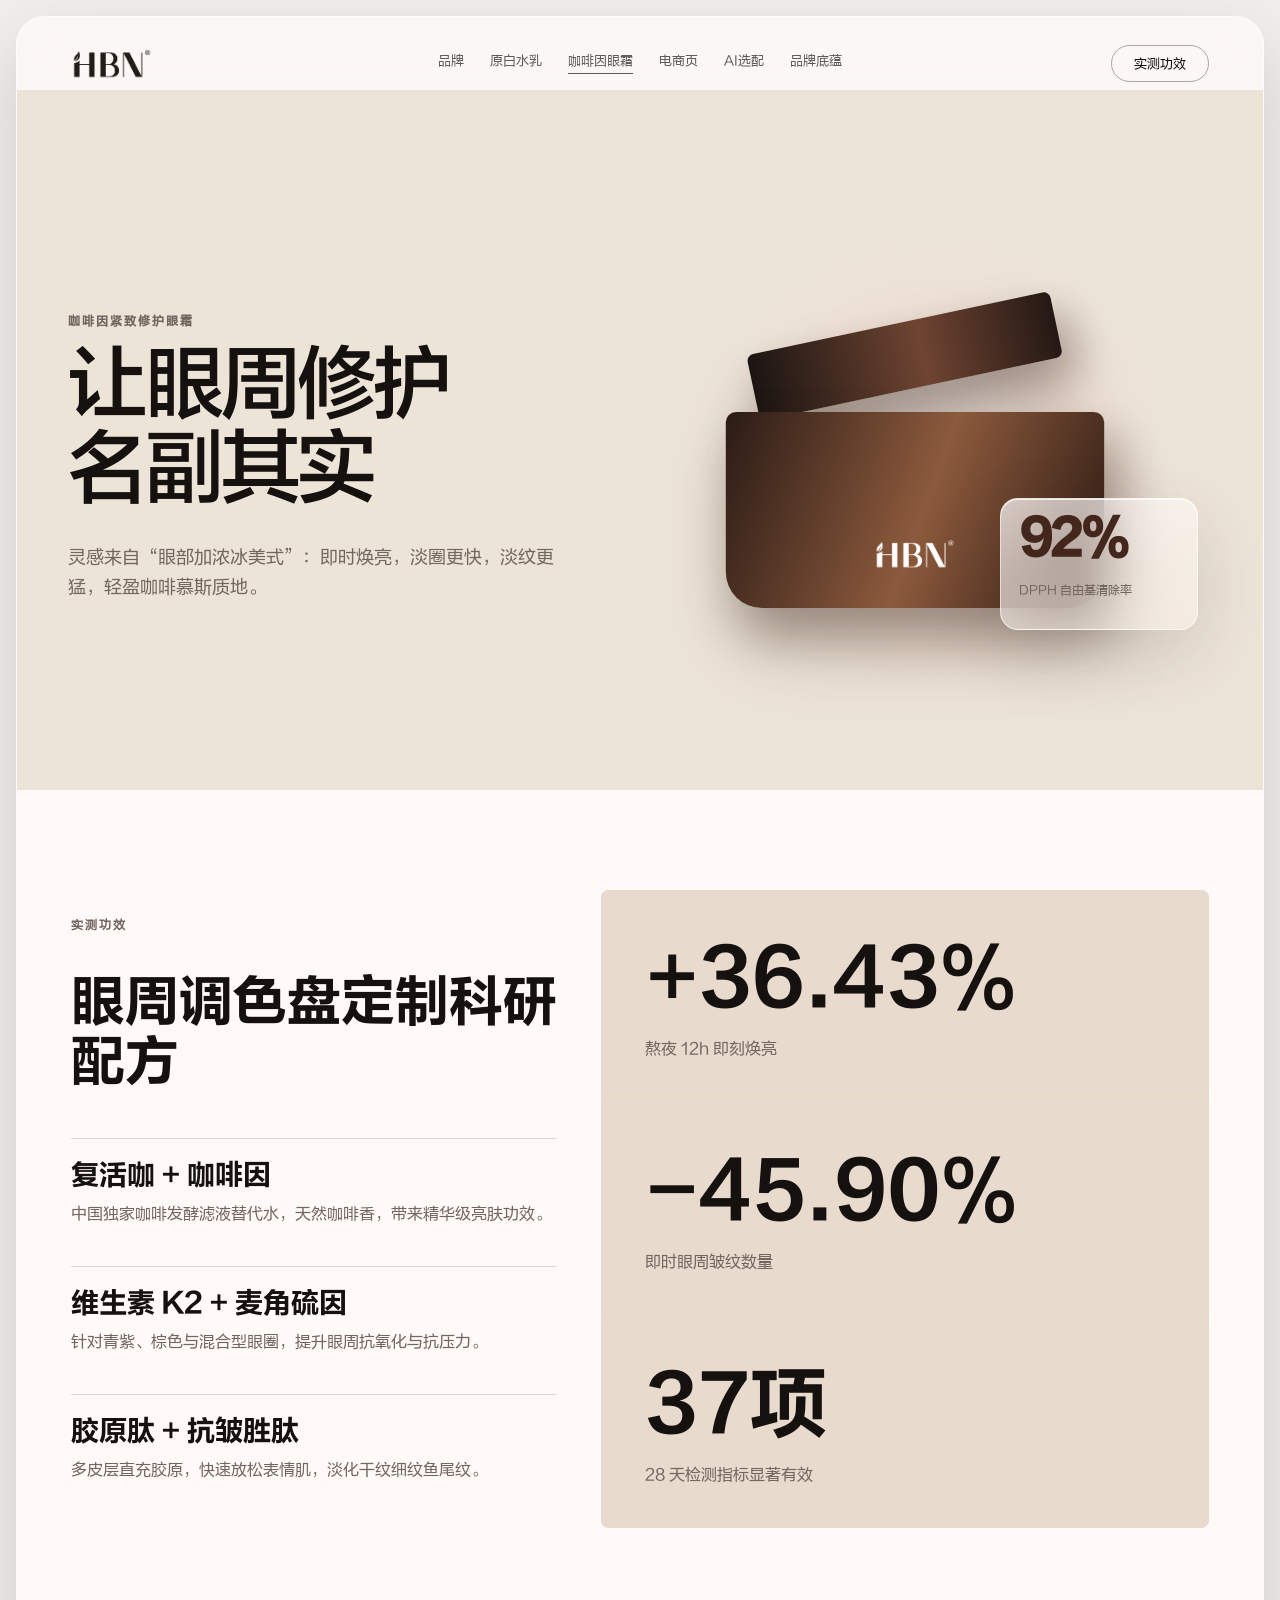
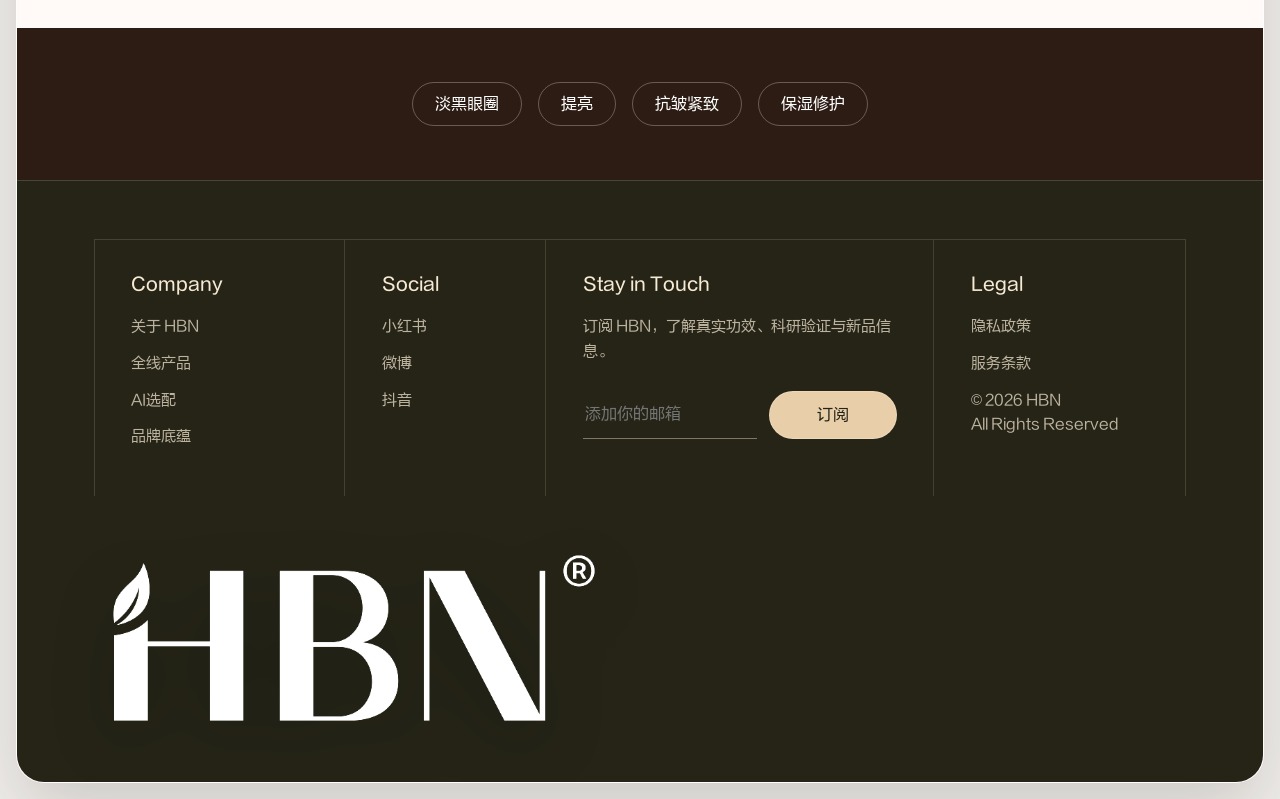
<file: product-eye.html>
<!doctype html>
<html lang="zh-CN">
  <head>
    <meta charset="UTF-8" />
    <meta name="viewport" content="width=device-width, initial-scale=1.0" />
    <title>HBN 咖啡因紧致修护眼霜</title>
    <link rel="stylesheet" href="./styles.css" />
  </head>
  <body data-page="eye">
    <main class="site-shell">
      <nav class="nav">
        <a class="brand-lockup" href="./index.html" aria-label="HBN 首页">
          <img src="./assets/brand/hbn-logo-dark.png" alt="HBN" />
        </a>
        <div class="nav-links" aria-label="主要导航">
          <a href="./index.html">品牌</a>
          <a href="./product-white.html">原白水乳</a>
          <a href="./product-eye.html" aria-current="page">咖啡因眼霜</a>
          <a href="./shop.html">电商页</a>
          <a href="./ai.html">AI选配</a>
          <a href="./heritage.html">品牌底蕴</a>
        </div>
        <a class="pill-link" href="#eye-proof">实测功效</a>
      </nav>

      <section class="product-hero coffee-page" data-reveal>
        <div class="hero-copy">
          <p class="eyebrow">咖啡因紧致修护眼霜</p>
          <h1>
            <span>让眼周修护</span>
            <span>名副其实</span>
          </h1>
          <p class="hero-text">
            灵感来自“眼部加浓冰美式”：即时焕亮，淡圈更快，淡纹更猛，轻盈咖啡慕斯质地。
          </p>
        </div>

        <div class="floating-product-stage coffee-stage" aria-label="HBN 咖啡因紧致修护眼霜产品视觉">
          <div class="cream-jar big">
            <span class="lid"></span>
            <span class="jar-body">HBN</span>
          </div>
          <div class="coffee-note">
            <strong>92%</strong>
            <span>DPPH 自由基清除率</span>
          </div>
        </div>
      </section>

      <section class="feature-layout coffee-layout" id="eye-proof" data-reveal>
        <div class="feature-list">
          <p class="eyebrow">实测功效</p>
          <h2>眼周调色盘定制科研配方</h2>
          <article>
            <h3>复活咖 + 咖啡因</h3>
            <p>中国独家咖啡发酵滤液替代水，天然咖啡香，带来精华级亮肤功效。</p>
          </article>
          <article>
            <h3>维生素 K2 + 麦角硫因</h3>
            <p>针对青紫、棕色与混合型眼圈，提升眼周抗氧化与抗压力。</p>
          </article>
          <article>
            <h3>胶原肽 + 抗皱胜肽</h3>
            <p>多皮层直充胶原，快速放松表情肌，淡化干纹细纹鱼尾纹。</p>
          </article>
        </div>

        <div class="result-stack">
          <article>
            <strong>+36.43%</strong>
            <span>熬夜 12h 即刻焕亮</span>
          </article>
          <article>
            <strong>-45.90%</strong>
            <span>即时眼周皱纹数量</span>
          </article>
          <article>
            <strong>37项</strong>
            <span>28 天检测指标显著有效</span>
          </article>
        </div>
      </section>

      <section class="claim-band coffee-claims" data-reveal>
        <span>淡黑眼圈</span>
        <span>提亮</span>
        <span>抗皱紧致</span>
        <span>保湿修护</span>
      </section>
      <footer class="site-footer">
        <div class="footer-grid">
          <div><h3>Company</h3><a href="./index.html">关于 HBN</a><a href="./shop.html">全线产品</a><a href="./ai.html">AI选配</a><a href="./heritage.html">品牌底蕴</a></div>
          <div><h3>Social</h3><a href="#">小红书</a><a href="#">微博</a><a href="#">抖音</a></div>
          <div class="footer-newsletter"><h3>Stay in Touch</h3><p>订阅 HBN，了解真实功效、科研验证与新品信息。</p><form><input type="email" placeholder="添加你的邮箱" aria-label="邮箱" /><button type="button">订阅</button></form></div>
          <div><h3>Legal</h3><a href="#">隐私政策</a><a href="#">服务条款</a><p>© 2026 HBN<br />All Rights Reserved</p></div>
        </div>
        <div class="footer-brand"><img src="./assets/brand/hbn-logo-white.png" alt="HBN" /></div>
      </footer>
    </main>

    <script src="./script.js"></script>
  </body>
</html>
</file>
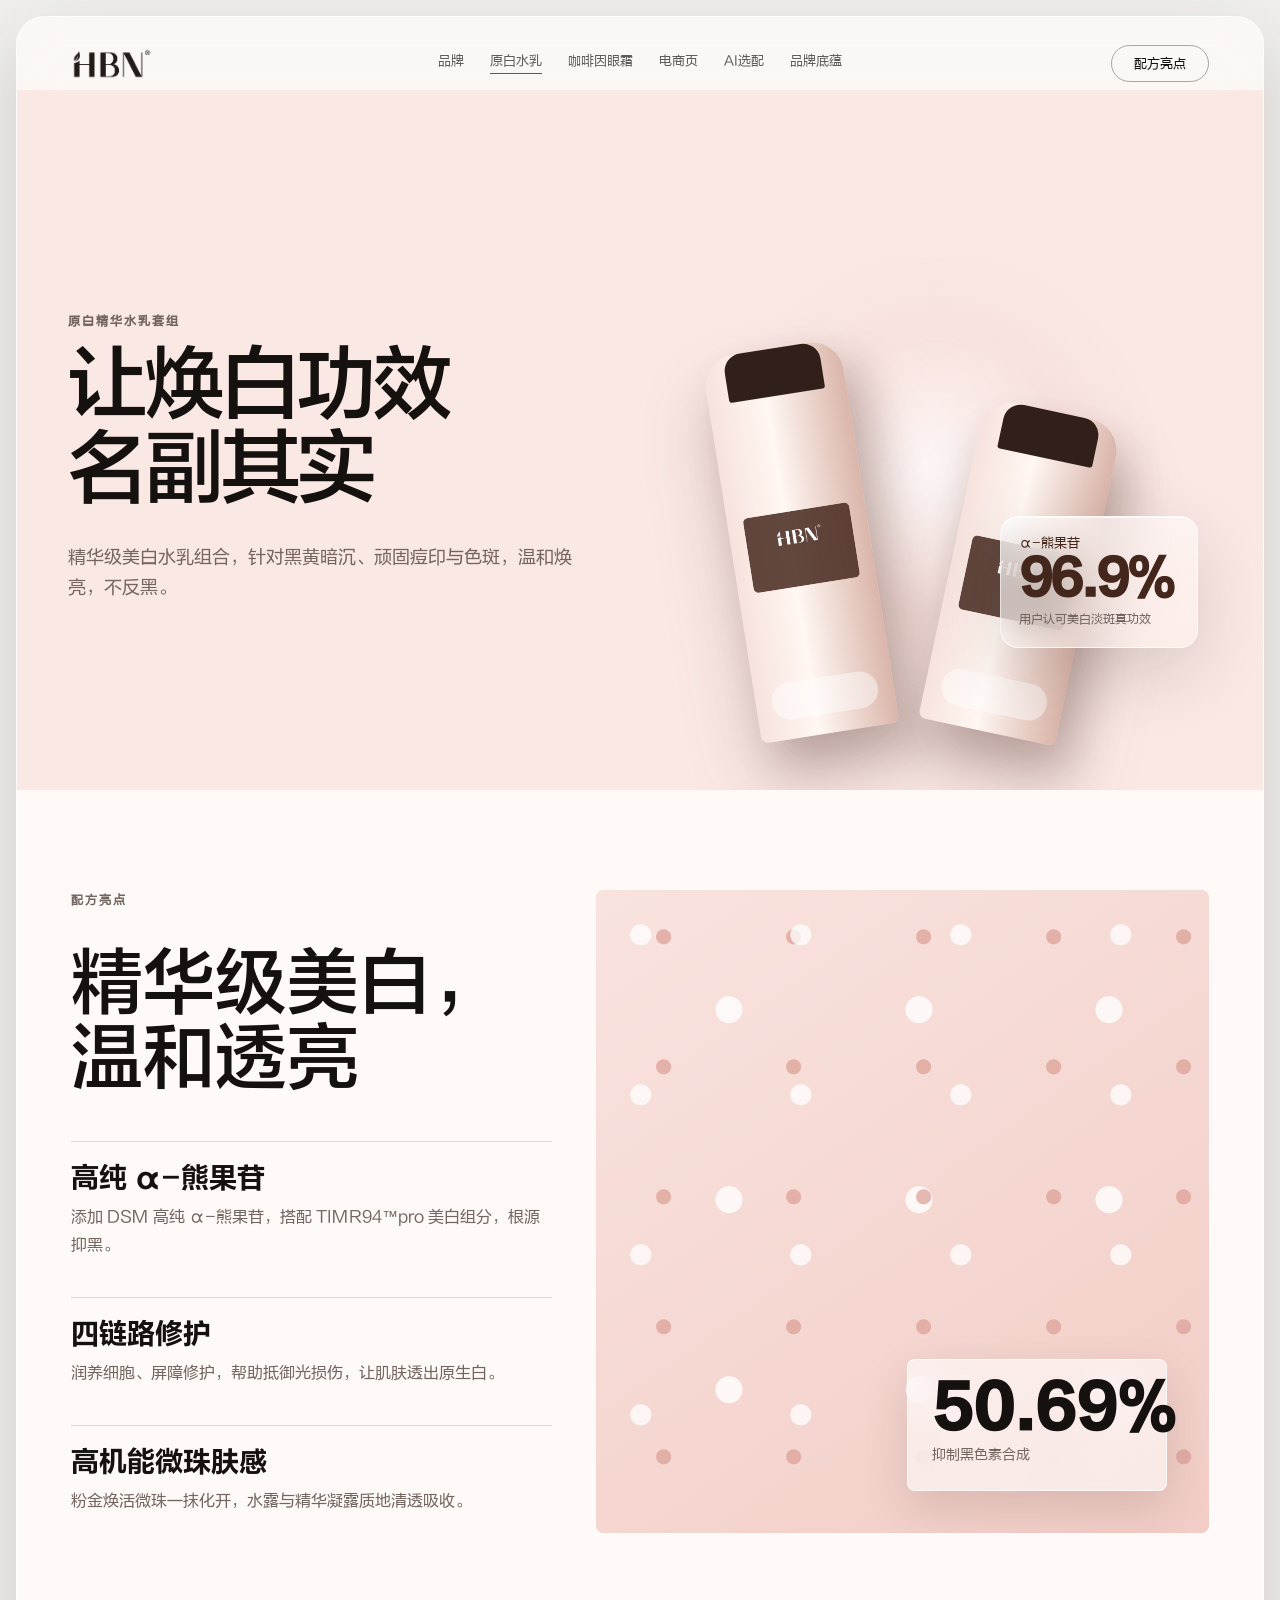
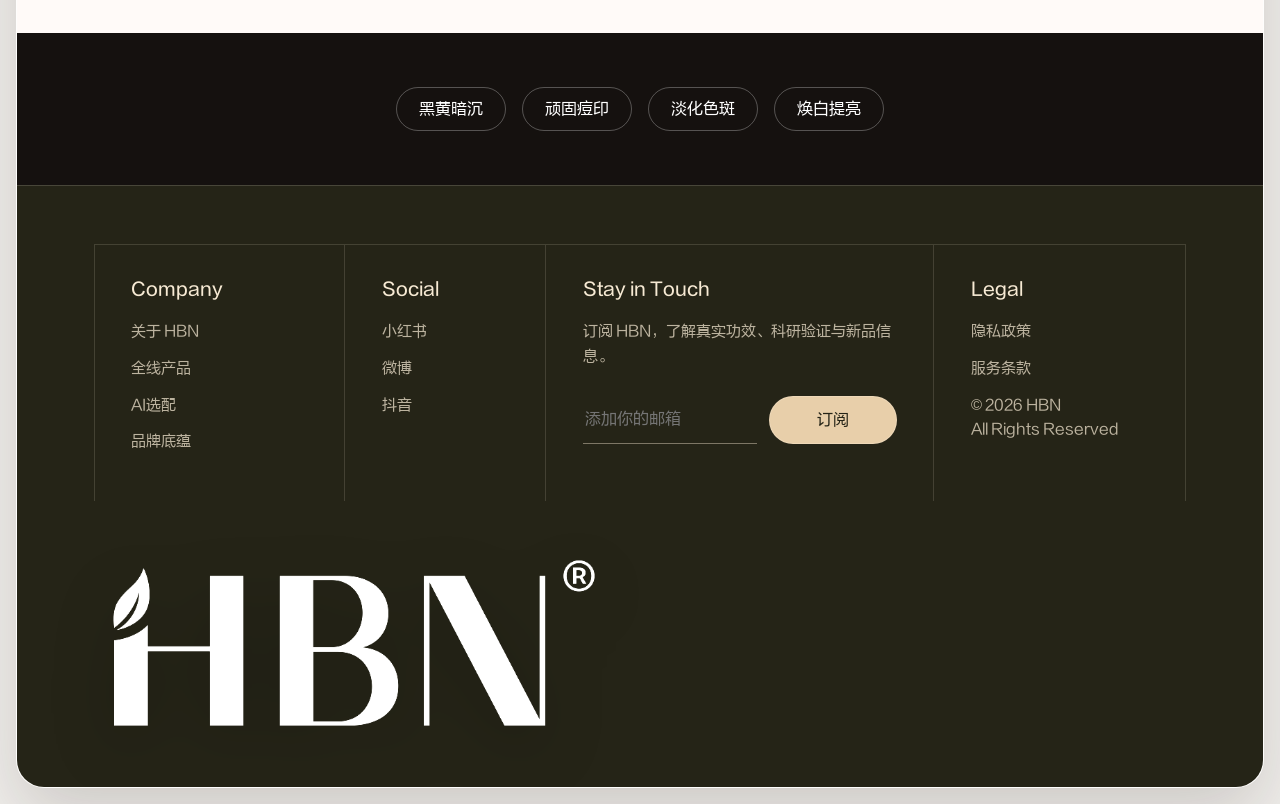
<file: product-white.html>
<!doctype html>
<html lang="zh-CN">
  <head>
    <meta charset="UTF-8" />
    <meta name="viewport" content="width=device-width, initial-scale=1.0" />
    <title>HBN 原白精华水乳套组</title>
    <link rel="stylesheet" href="./styles.css" />
  </head>
  <body data-page="white">
    <main class="site-shell">
      <nav class="nav">
        <a class="brand-lockup" href="./index.html" aria-label="HBN 首页">
          <img src="./assets/brand/hbn-logo-dark.png" alt="HBN" />
        </a>
        <div class="nav-links" aria-label="主要导航">
          <a href="./index.html">品牌</a>
          <a href="./product-white.html" aria-current="page">原白水乳</a>
          <a href="./product-eye.html">咖啡因眼霜</a>
          <a href="./shop.html">电商页</a>
          <a href="./ai.html">AI选配</a>
          <a href="./heritage.html">品牌底蕴</a>
        </div>
        <a class="pill-link" href="#formula">配方亮点</a>
      </nav>

      <section class="product-hero white-page" data-reveal>
        <div class="hero-copy">
          <p class="eyebrow">原白精华水乳套组</p>
          <h1>
            <span>让焕白功效</span>
            <span>名副其实</span>
          </h1>
          <p class="hero-text">
            精华级美白水乳组合，针对黑黄暗沉、顽固痘印与色斑，温和焕亮，不反黑。
          </p>
        </div>

        <div class="floating-product-stage" aria-label="HBN 原白精华水乳套组产品视觉">
          <div class="product-duo big">
            <span class="bottle water"><i></i></span>
            <span class="bottle lotion"><i></i></span>
          </div>
          <div class="mini-pack">
            <span>α-熊果苷</span>
            <strong>96.9%</strong>
            <small>用户认可美白淡斑真功效</small>
          </div>
        </div>
      </section>

      <section class="feature-layout" id="formula" data-reveal>
        <div class="feature-list">
          <p class="eyebrow">配方亮点</p>
          <h2>精华级美白，温和透亮</h2>
          <article>
            <h3>高纯 α-熊果苷</h3>
            <p>添加 DSM 高纯 α-熊果苷，搭配 TIMR94™pro 美白组分，根源抑黑。</p>
          </article>
          <article>
            <h3>四链路修护</h3>
            <p>润养细胞、屏障修护，帮助抵御光损伤，让肌肤透出原生白。</p>
          </article>
          <article>
            <h3>高机能微珠肤感</h3>
            <p>粉金焕活微珠一抹化开，水露与精华凝露质地清透吸收。</p>
          </article>
        </div>

        <div class="texture-panel">
          <div class="pearl-field" aria-hidden="true"></div>
          <div class="formula-card">
            <strong>50.69%</strong>
            <span>抑制黑色素合成</span>
          </div>
        </div>
      </section>

      <section class="claim-band" data-reveal>
        <span>黑黄暗沉</span>
        <span>顽固痘印</span>
        <span>淡化色斑</span>
        <span>焕白提亮</span>
      </section>
      <footer class="site-footer">
        <div class="footer-grid">
          <div><h3>Company</h3><a href="./index.html">关于 HBN</a><a href="./shop.html">全线产品</a><a href="./ai.html">AI选配</a><a href="./heritage.html">品牌底蕴</a></div>
          <div><h3>Social</h3><a href="#">小红书</a><a href="#">微博</a><a href="#">抖音</a></div>
          <div class="footer-newsletter"><h3>Stay in Touch</h3><p>订阅 HBN，了解真实功效、科研验证与新品信息。</p><form><input type="email" placeholder="添加你的邮箱" aria-label="邮箱" /><button type="button">订阅</button></form></div>
          <div><h3>Legal</h3><a href="#">隐私政策</a><a href="#">服务条款</a><p>© 2026 HBN<br />All Rights Reserved</p></div>
        </div>
        <div class="footer-brand"><img src="./assets/brand/hbn-logo-white.png" alt="HBN" /></div>
      </footer>
    </main>

    <script src="./script.js"></script>
  </body>
</html>
</file>
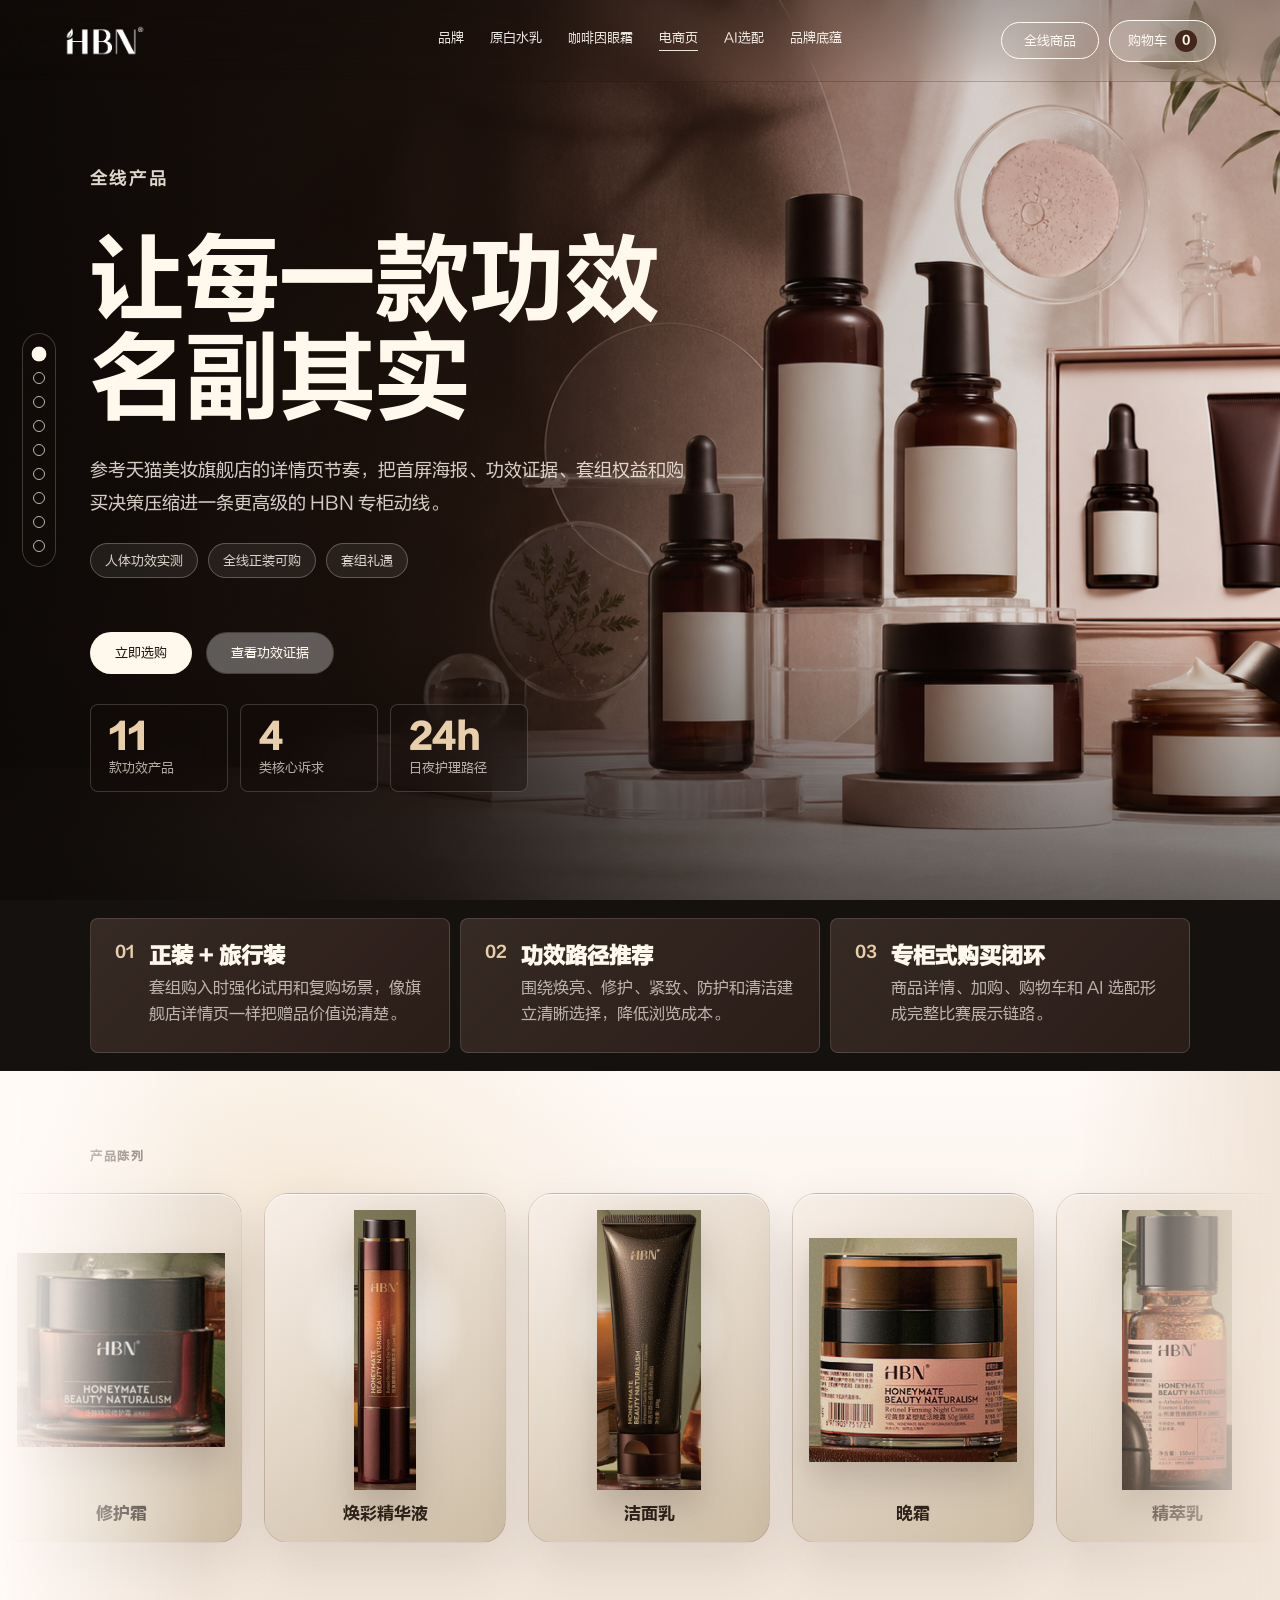
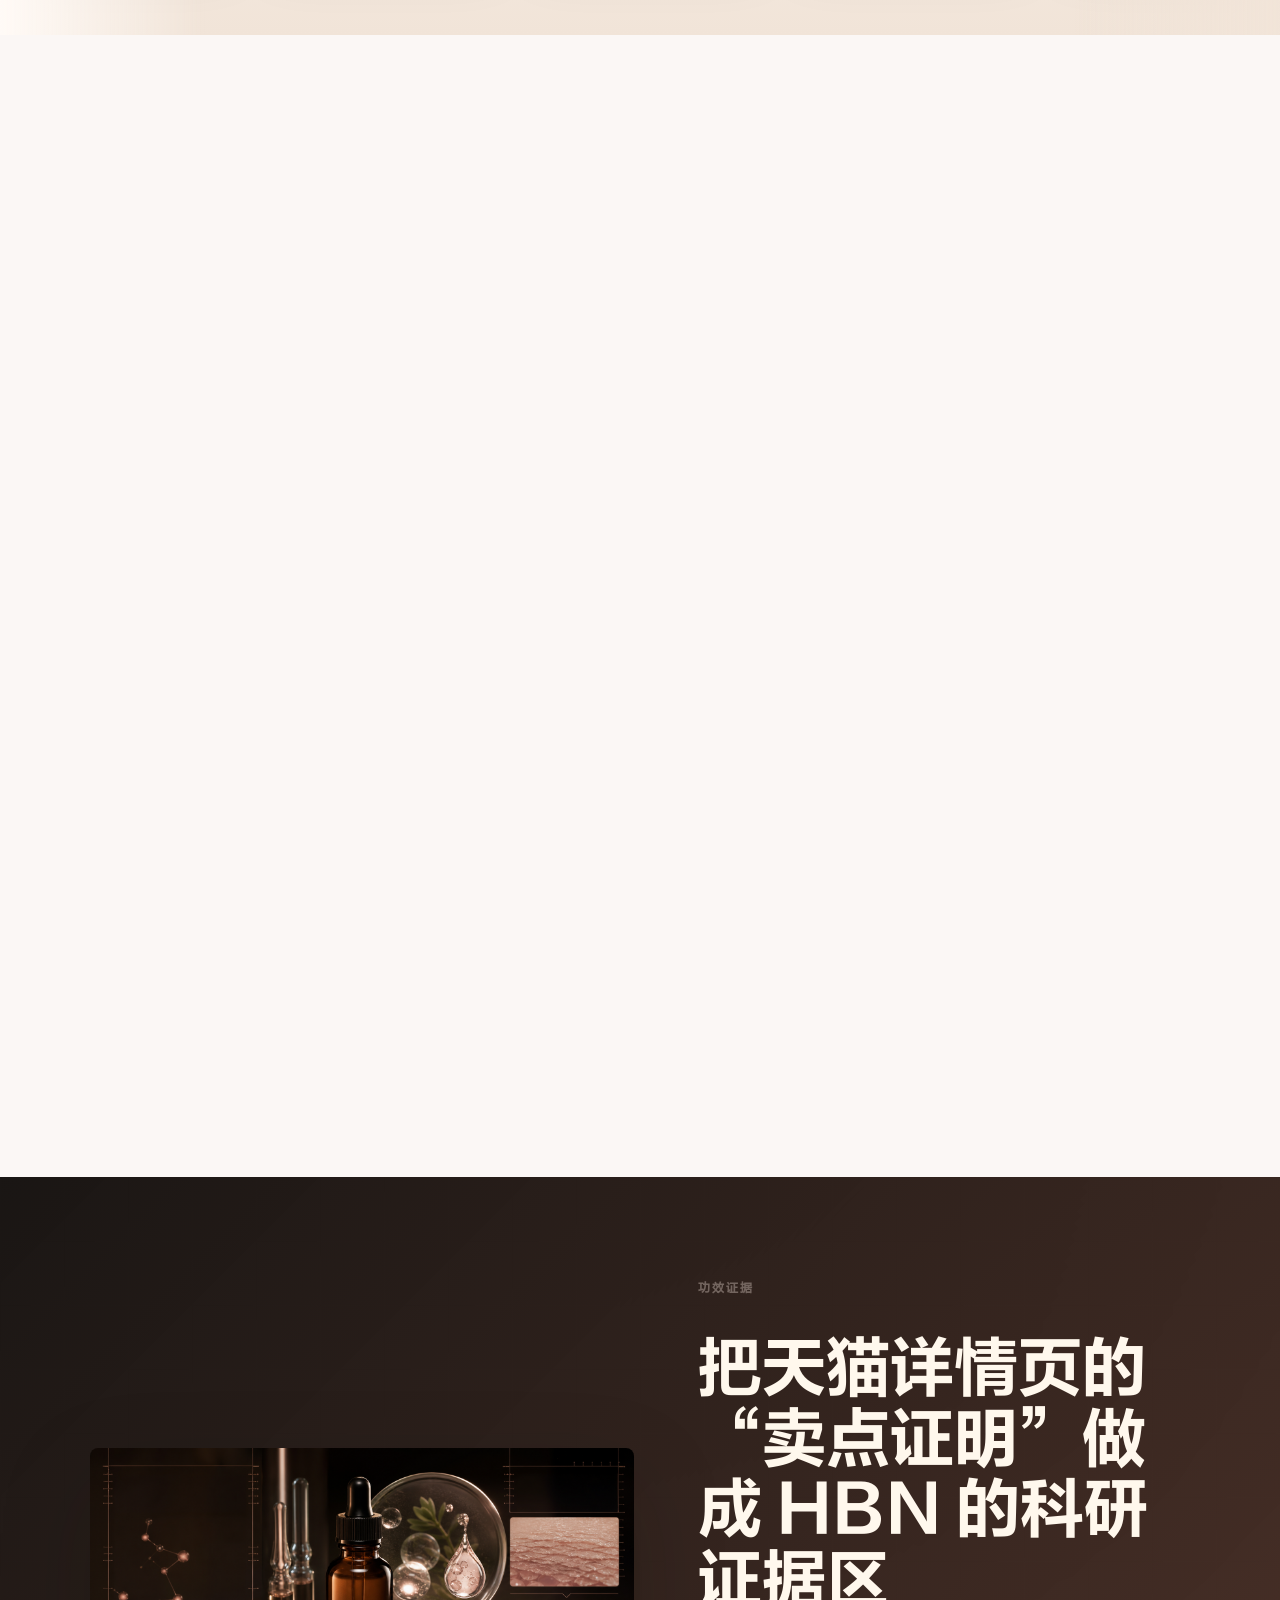
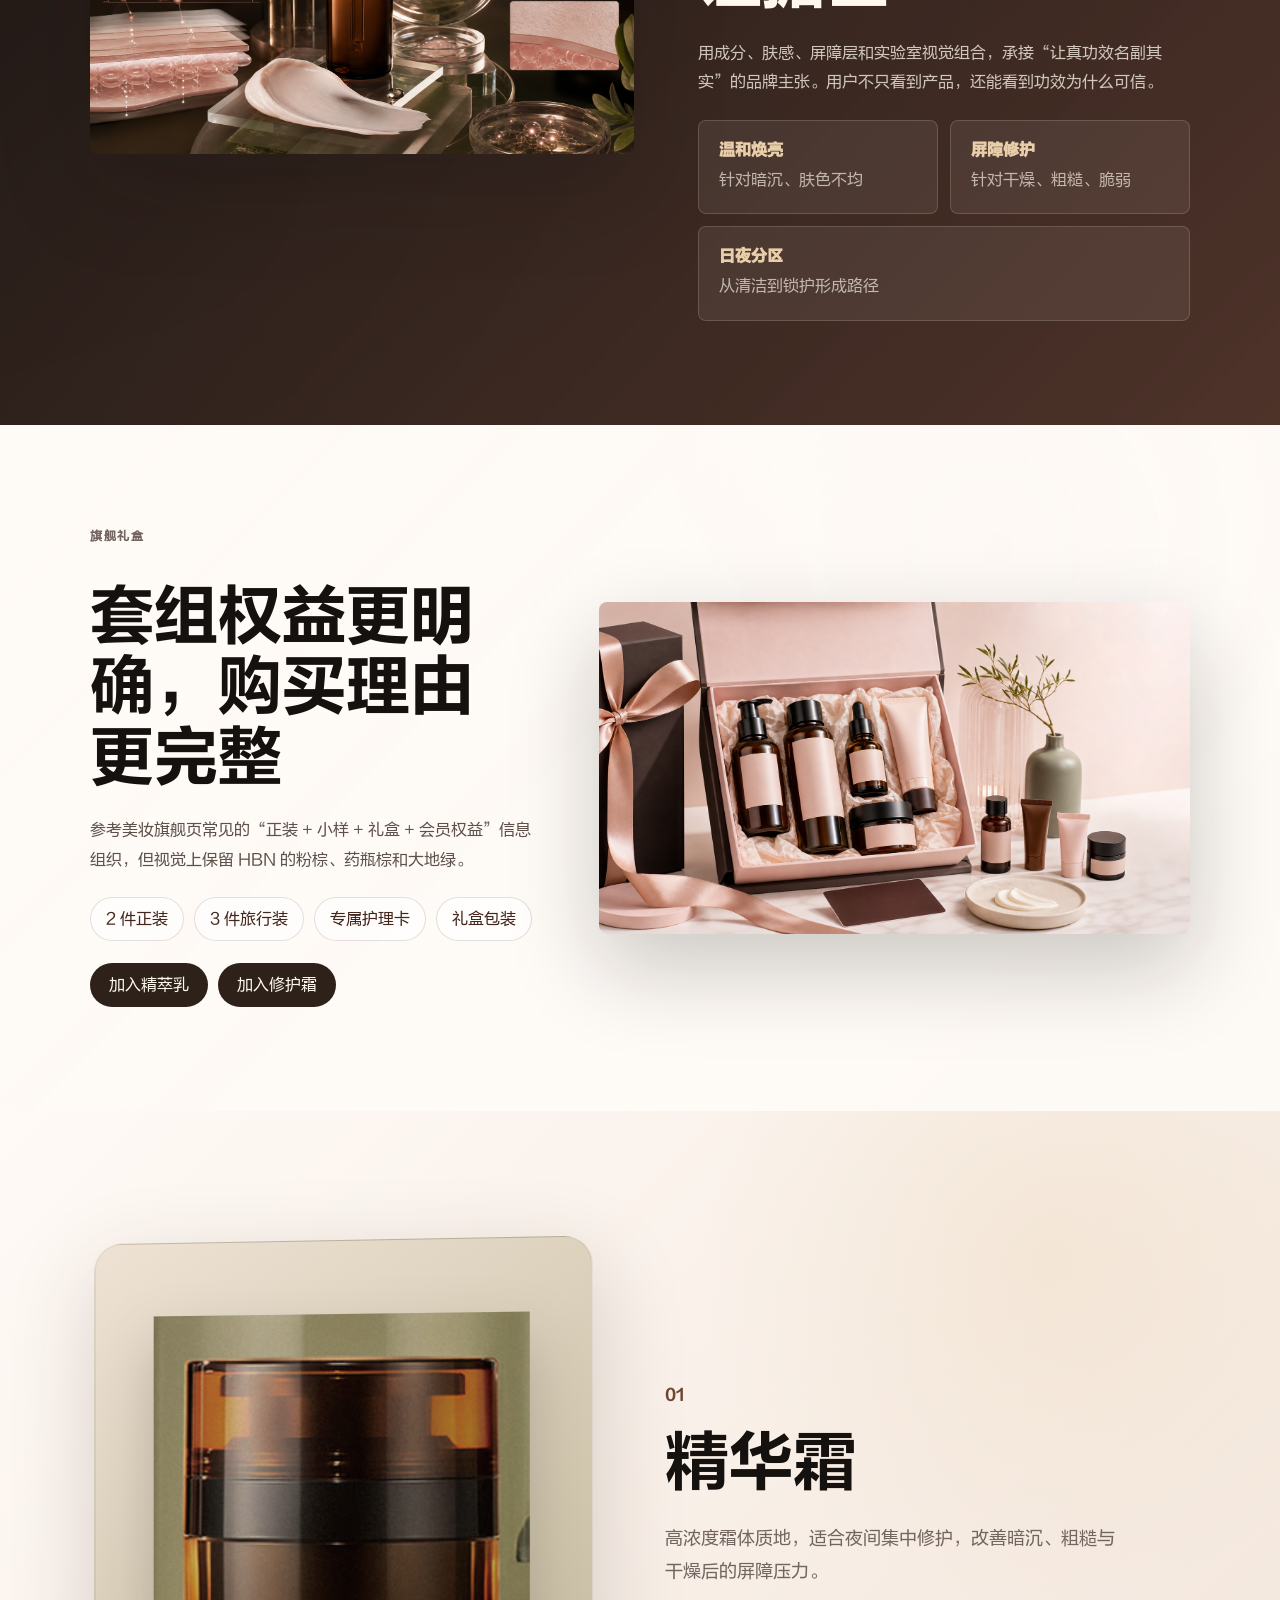
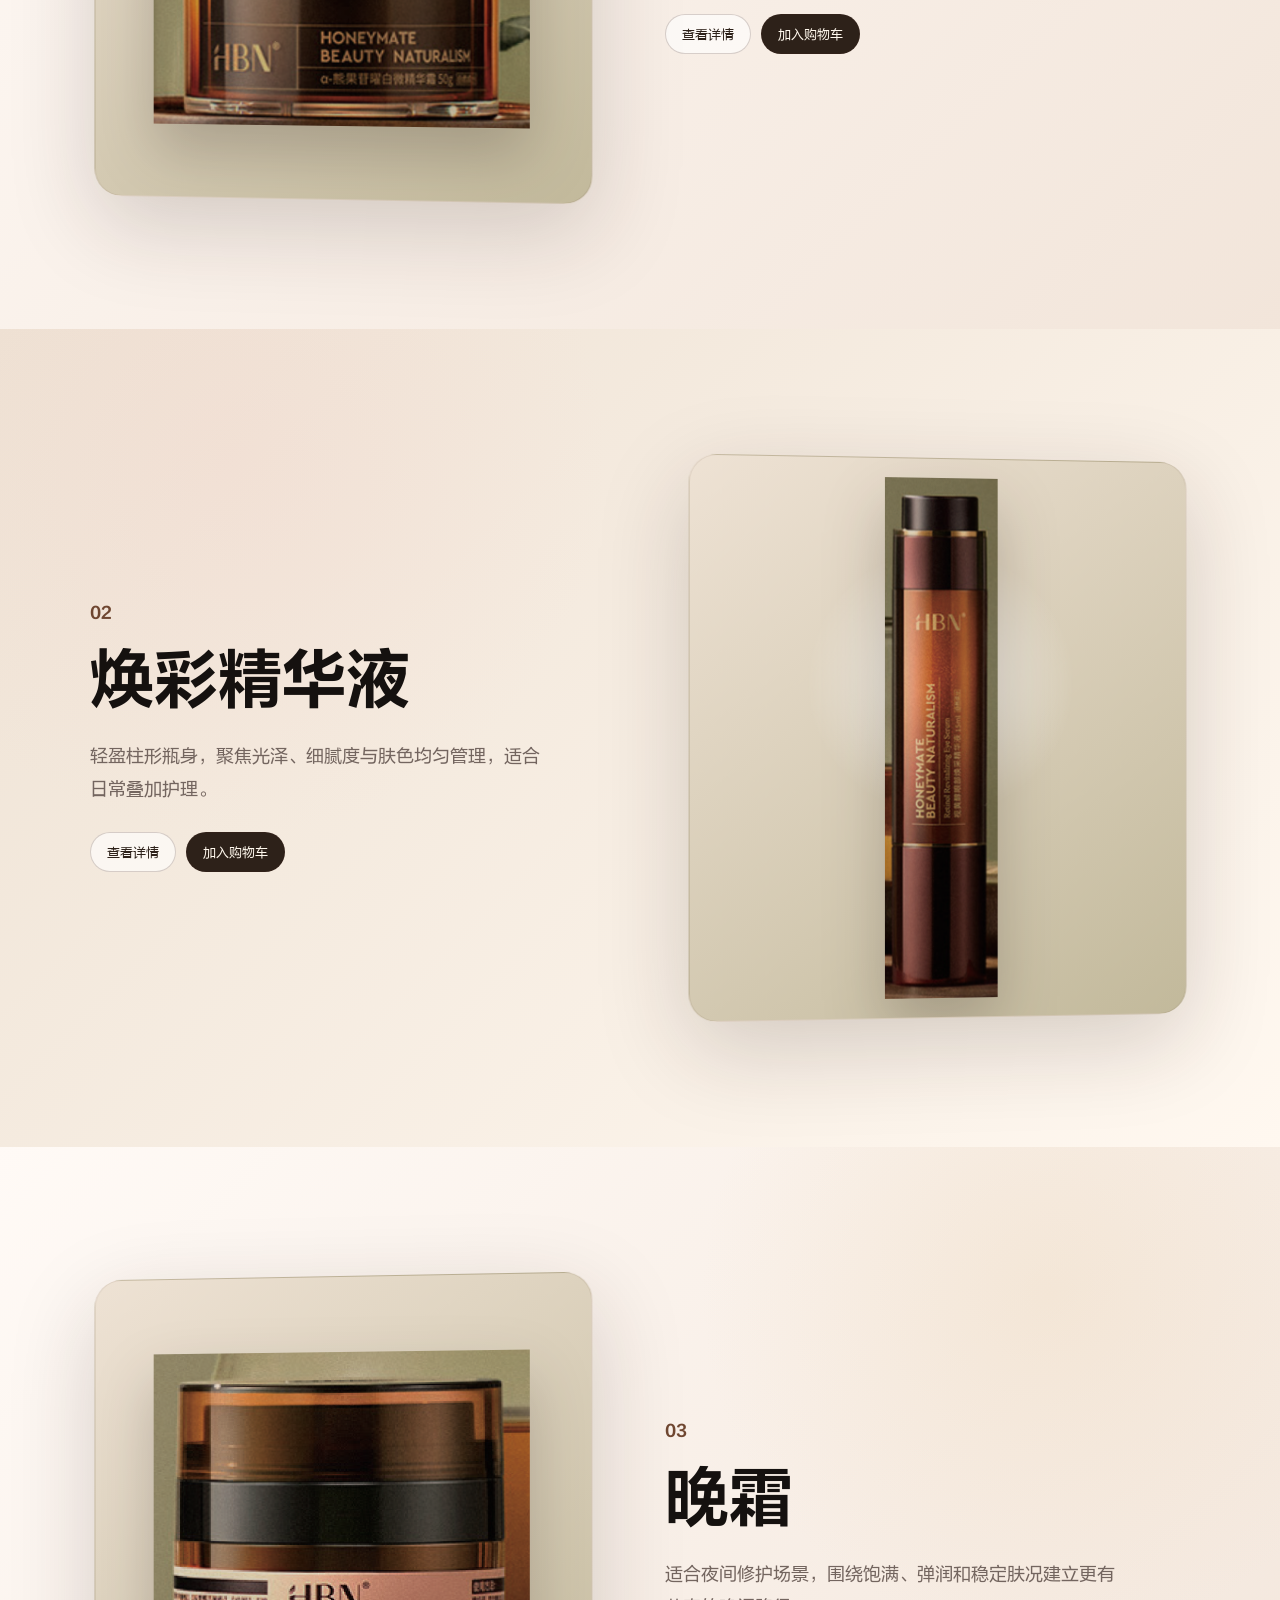
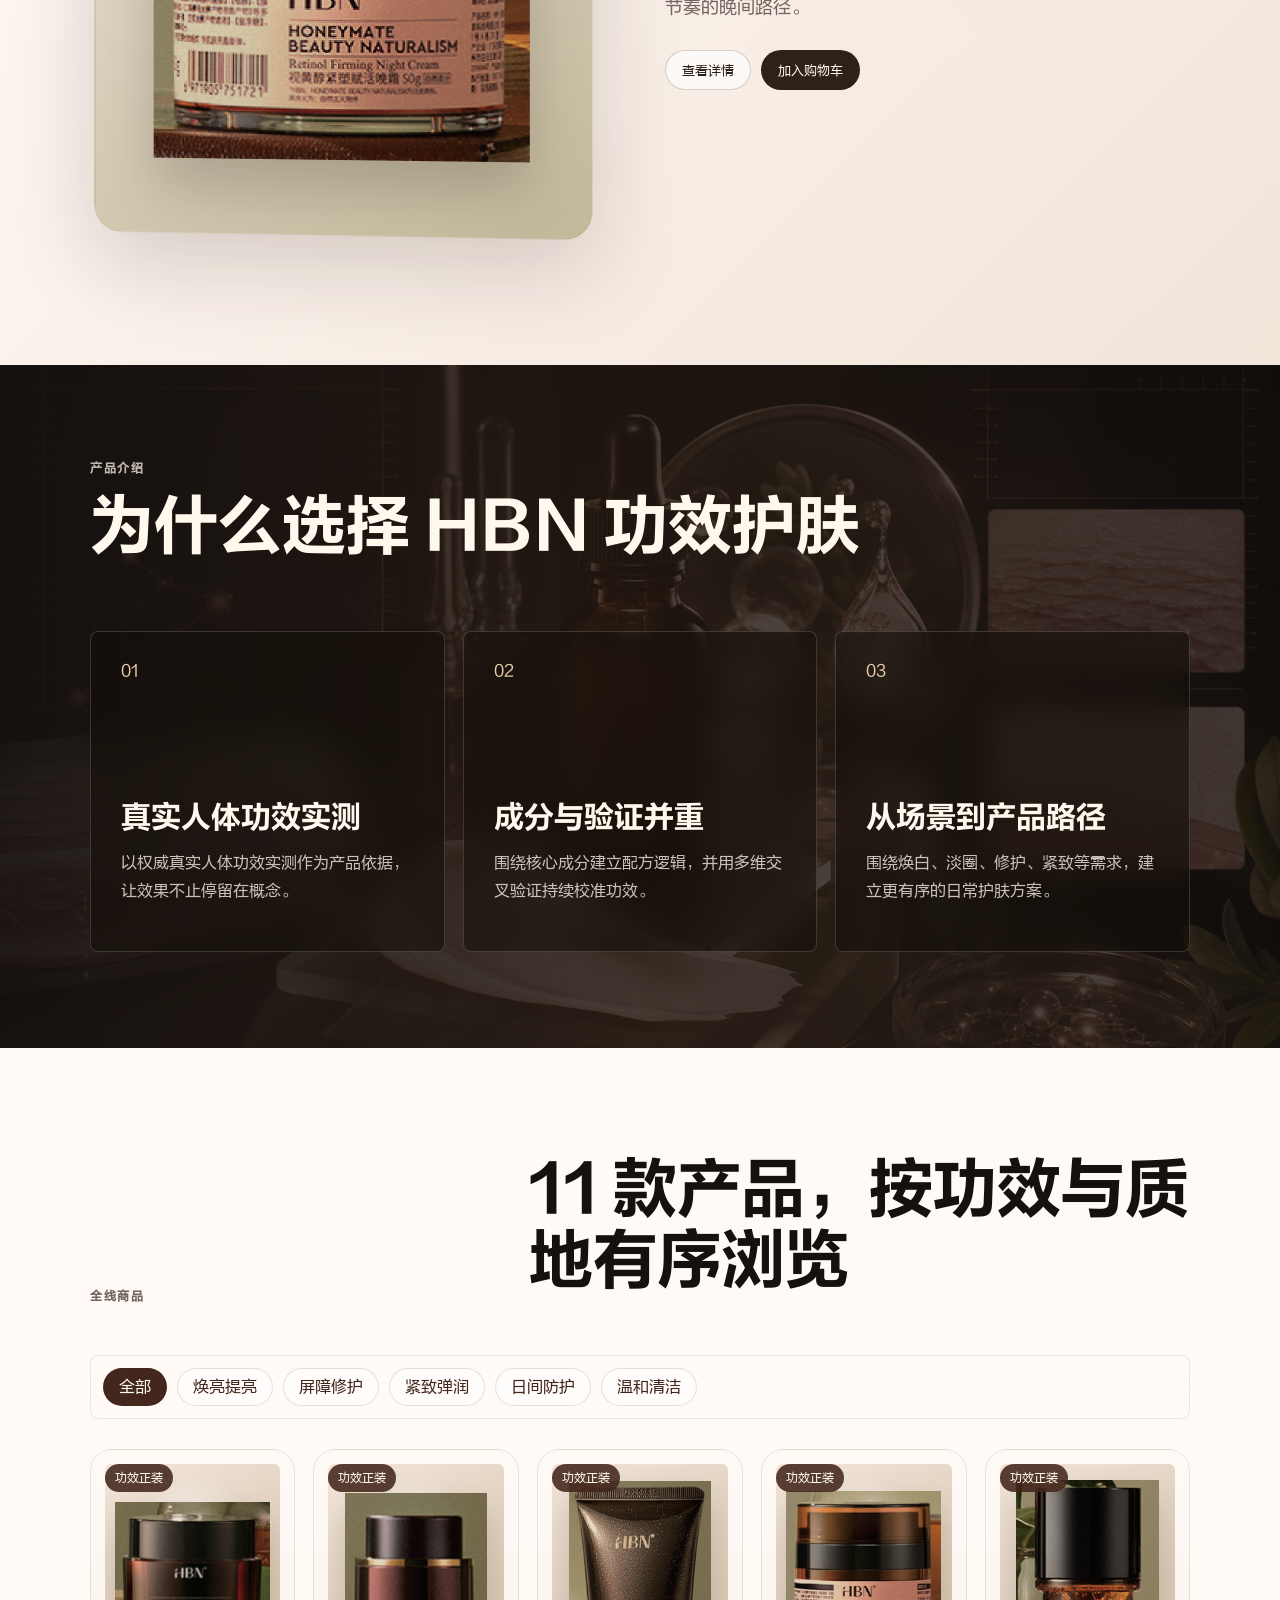
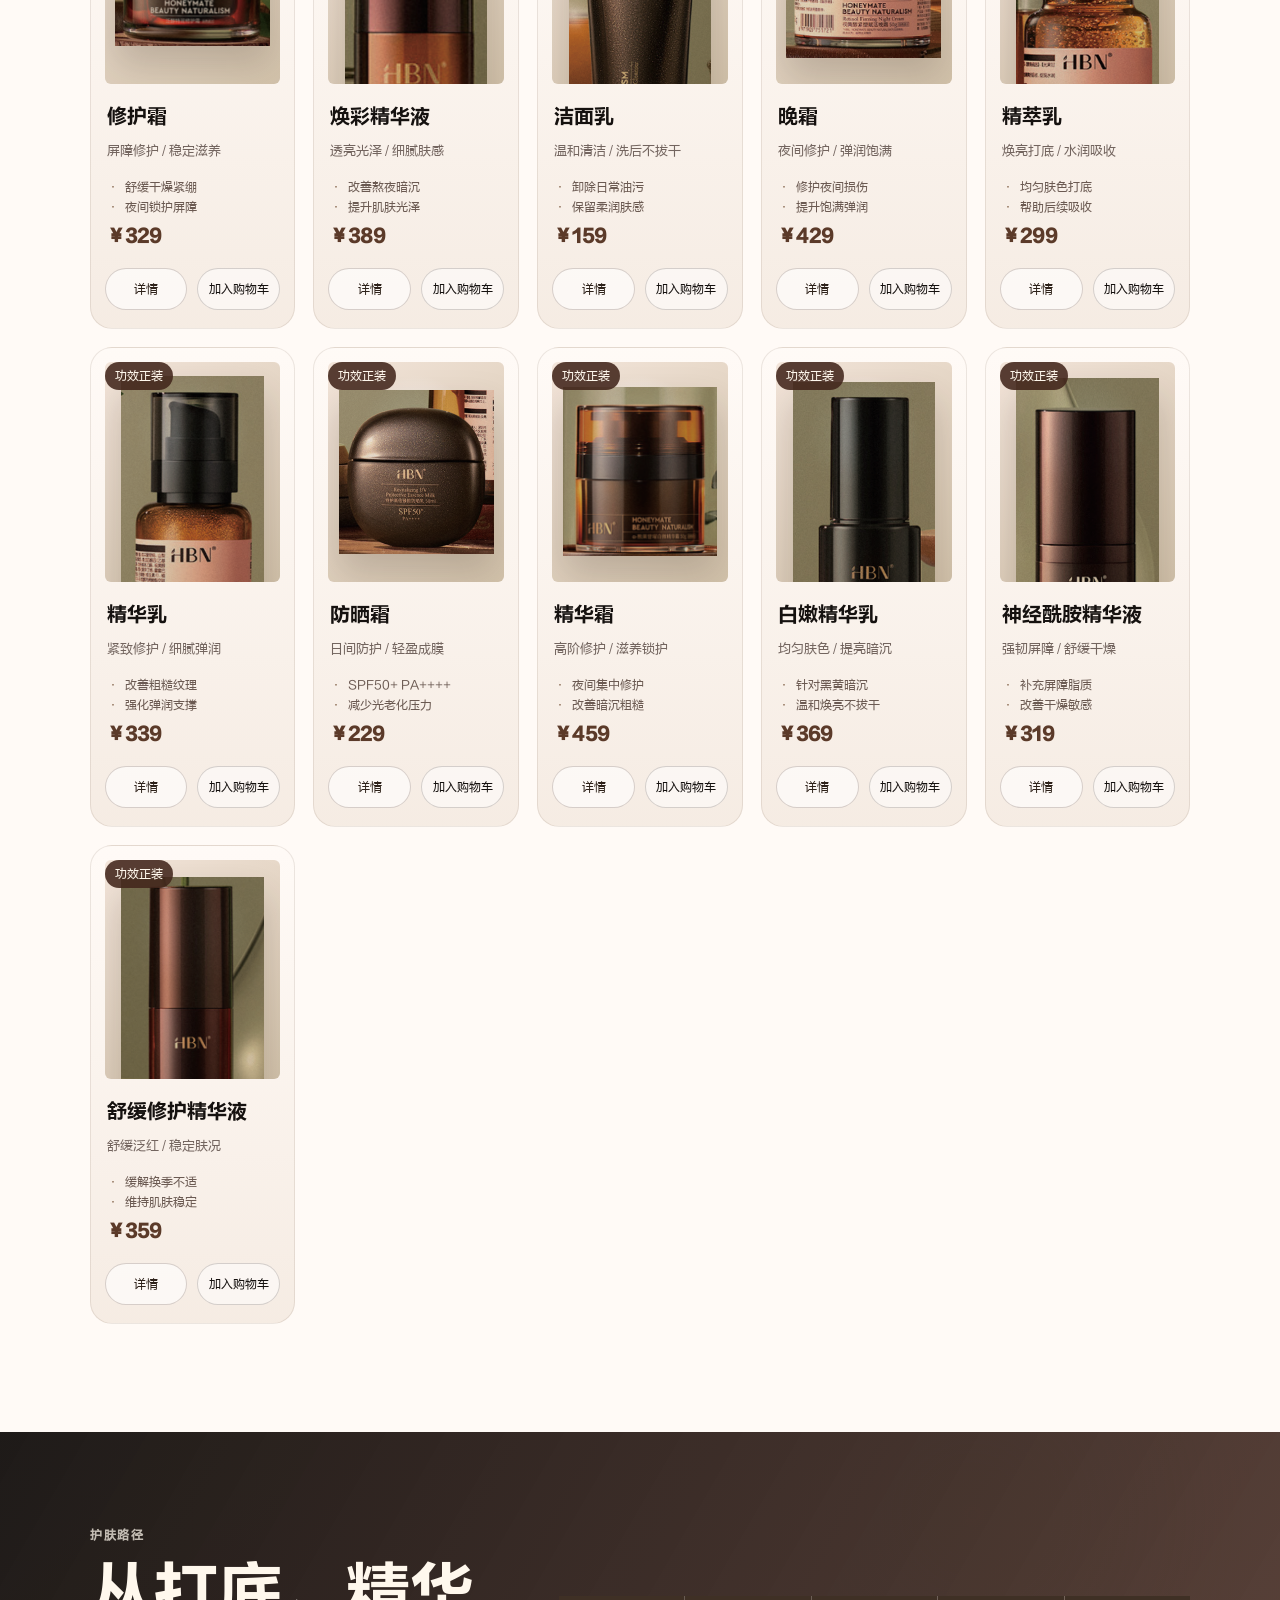
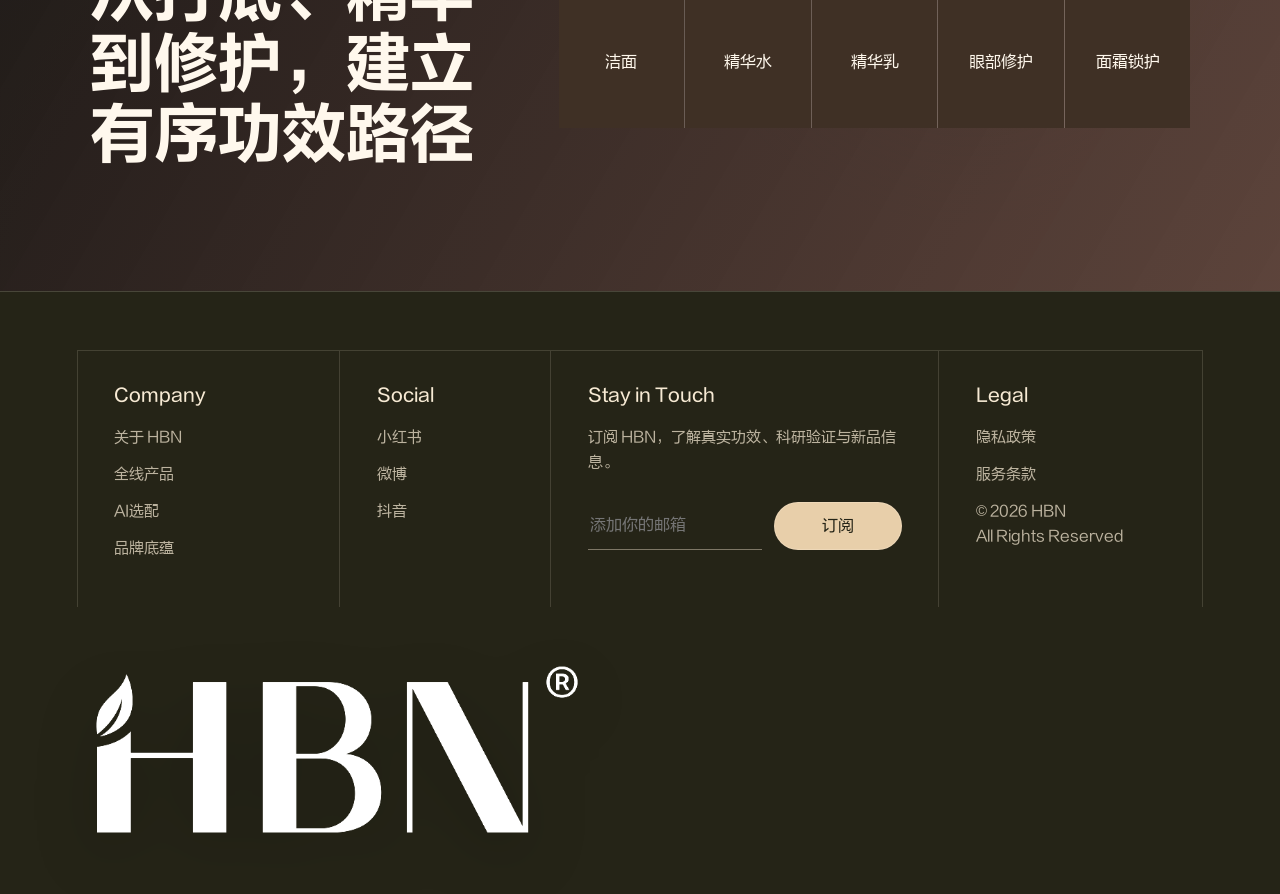
<file: shop.html>
<!doctype html>
<html lang="zh-CN">
  <head>
    <meta charset="UTF-8" />
    <meta name="viewport" content="width=device-width, initial-scale=1.0" />
    <title>HBN 全线产品商城</title>
    <link rel="stylesheet" href="./styles.css" />
  </head>
  <body data-page="shop">
    <main class="site-shell shop-shell">
      <nav class="nav">
        <a class="brand-lockup" href="./index.html" aria-label="HBN 首页">
          <img src="./assets/brand/hbn-logo-dark.png" alt="HBN" />
        </a>
        <div class="nav-links" aria-label="主要导航">
          <a href="./index.html">品牌</a>
          <a href="./product-white.html">原白水乳</a>
          <a href="./product-eye.html">咖啡因眼霜</a>
          <a href="./shop.html" aria-current="page">电商页</a>
          <a href="./ai.html">AI选配</a>
          <a href="./heritage.html">品牌底蕴</a>
        </div>
        <div class="nav-actions">
          <a class="pill-link" href="#shop-grid">全线商品</a>
          <button class="cart-trigger" type="button" data-cart-open>购物车 <span data-cart-count>0</span></button>
        </div>
      </nav>

      <aside class="side-anchor-nav shop-side" aria-label="电商页导航">
        <a href="#shop-top" data-label="精选">精选</a>
        <a href="#shop-benefits" data-label="权益">权益</a>
        <a href="#shop-marquee" data-label="陈列">陈列</a>
        <a href="#shop-builder" data-label="选购">选购</a>
        <a href="#shop-proof" data-label="证据">证据</a>
        <a href="#shop-bundle" data-label="礼盒">礼盒</a>
        <a href="#shop-scroll" data-label="滚动陈列">滚动陈列</a>
        <a href="#shop-grid" data-label="全部商品">全部商品</a>
        <a href="#shop-ritual" data-label="护肤路径">护肤路径</a>
      </aside>

      <section class="shop-hero" id="shop-top" data-reveal>
        <div class="shop-hero-copy">
          <p class="eyebrow">全线产品</p>
          <h1>
            <span>让每一款功效</span>
            <span>名副其实</span>
          </h1>
          <p>参考天猫美妆旗舰店的详情页节奏，把首屏海报、功效证据、套组权益和购买决策压缩进一条更高级的 HBN 专柜动线。</p>
          <div class="hero-commerce-tags" aria-label="HBN 电商权益">
            <span>人体功效实测</span>
            <span>全线正装可购</span>
            <span>套组礼遇</span>
          </div>
          <div class="hero-actions">
            <a class="button light" href="#shop-grid">立即选购</a>
            <a class="button ghost light-ghost" href="#shop-proof">查看功效证据</a>
          </div>
          <div class="hero-proof-row" aria-label="首屏功效摘要">
            <article><strong>11</strong><span>款功效产品</span></article>
            <article><strong>4</strong><span>类核心诉求</span></article>
            <article><strong>24h</strong><span>日夜护理路径</span></article>
          </div>
        </div>
      </section>

      <section class="shop-benefits" id="shop-benefits" data-reveal aria-label="旗舰店权益">
        <article>
          <span>01</span>
          <strong>正装 + 旅行装</strong>
          <p>套组购入时强化试用和复购场景，像旗舰店详情页一样把赠品价值说清楚。</p>
        </article>
        <article>
          <span>02</span>
          <strong>功效路径推荐</strong>
          <p>围绕焕亮、修护、紧致、防护和清洁建立清晰选择，降低浏览成本。</p>
        </article>
        <article>
          <span>03</span>
          <strong>专柜式购买闭环</strong>
          <p>商品详情、加购、购物车和 AI 选配形成完整比赛展示链路。</p>
        </article>
      </section>

      <section class="shop-marquee" id="shop-marquee" data-reveal>
        <div class="marquee-heading premium-marquee-heading">
          <p class="eyebrow">产品陈列</p>
        </div>
        <div class="marquee-track" aria-label="HBN 产品自动滚动陈列">
          <a class="marquee-card" href="./product-detail.html?id=repair-cream"><img src="./assets/products/items/repair-cream.png" alt="HBN 修护霜" /><span>修护霜</span></a>
          <a class="marquee-card" href="./product-detail.html?id=radiance-serum"><img src="./assets/products/items/radiance-serum.png" alt="HBN 焕彩精华液" /><span>焕彩精华液</span></a>
          <a class="marquee-card" href="./product-detail.html?id=cleanser"><img src="./assets/products/items/cleanser.png" alt="HBN 洁面乳" /><span>洁面乳</span></a>
          <a class="marquee-card" href="./product-detail.html?id=night-cream"><img src="./assets/products/items/night-cream.png" alt="HBN 晚霜" /><span>晚霜</span></a>
          <a class="marquee-card" href="./product-detail.html?id=essence-lotion"><img src="./assets/products/items/essence-lotion.png" alt="HBN 精萃乳" /><span>精萃乳</span></a>
          <a class="marquee-card" href="./product-detail.html?id=firming-lotion"><img src="./assets/products/items/firming-lotion.png" alt="HBN 精华乳" /><span>精华乳</span></a>
          <a class="marquee-card" href="./product-detail.html?id=sunscreen"><img src="./assets/products/items/sunscreen.png" alt="HBN 防晒霜" /><span>防晒霜</span></a>
          <a class="marquee-card" href="./product-detail.html?id=essence-cream"><img src="./assets/products/items/essence-cream.png" alt="HBN 精华霜" /><span>精华霜</span></a>
          <a class="marquee-card" href="./product-detail.html?id=brightening-milk"><img src="./assets/products/items/brightening-milk.png" alt="HBN 白嫩精华乳" /><span>白嫩精华乳</span></a>
          <a class="marquee-card" href="./product-detail.html?id=ceramide-serum"><img src="./assets/products/items/ceramide-serum.png" alt="HBN 神经酰胺精华液" /><span>神经酰胺精华液</span></a>
          <a class="marquee-card" href="./product-detail.html?id=soothing-serum"><img src="./assets/products/items/soothing-serum.png" alt="HBN 舒缓修护精华液" /><span>舒缓修护精华液</span></a>
        </div>
      </section>

      <section class="shop-builder" id="shop-builder" data-reveal>
        <div class="builder-visual">
          <div class="builder-product-card">
            <img src="./assets/products/items/essence-lotion.png" alt="HBN 精萃乳" />
            <img src="./assets/products/items/firming-lotion.png" alt="HBN 精华乳" />
          </div>
        </div>
        <div class="builder-panel">
          <p class="eyebrow">功效套组定制</p>
          <h2>选择你的 HBN 功效方案</h2>
          <p>按周期、功效诉求和肤质选择产品组合，建立更清晰的护肤路径。页面会保留克制的 HBN 棕绿粉色系，让选购像专柜咨询一样干净。</p>

          <div class="option-group">
            <div class="option-title"><span>1</span>选择周期</div>
            <div class="option-row">
              <button type="button"><strong>2 周体验</strong><em>¥199</em></button>
              <button type="button"><strong>1 个月</strong><em>¥399</em></button>
              <button type="button" class="is-selected"><strong>3 个月</strong><em>¥699</em></button>
            </div>
          </div>

          <div class="option-group">
            <div class="option-title"><span>2</span>选择功效</div>
            <div class="option-row">
              <button type="button" class="is-selected">焕白提亮</button>
              <button type="button">淡圈紧致</button>
              <button type="button">屏障修护</button>
            </div>
          </div>

          <div class="option-group">
            <div class="option-title"><span>3</span>选择肤质</div>
            <div class="option-row">
              <button type="button">干性</button>
              <button type="button" class="is-selected">混合</button>
              <button type="button">油性</button>
            </div>
          </div>

          <div class="builder-summary">
            <strong>推荐套组：精萃乳 + 精华乳</strong>
            <span>真实功效验证 / 温和焕亮 / 屏障修护</span>
            <small>预计价格：¥699　包含 2 件正装 + 1 件旅行装</small>
            <div class="builder-actions">
              <button type="button" data-add-to-cart data-product-id="essence-lotion">加入精萃乳</button>
              <button type="button" data-add-to-cart data-product-id="firming-lotion">加入精华乳</button>
            </div>
          </div>
        </div>
      </section>

      <section class="shop-proof-feature" id="shop-proof" data-reveal>
        <div class="proof-feature-media">
          <img src="./assets/generated/hbn-efficacy-lab-ai.png" alt="HBN 功效科研视觉" />
        </div>
        <div class="proof-feature-copy">
          <p class="eyebrow">功效证据</p>
          <h2>把天猫详情页的“卖点证明”做成 HBN 的科研证据区</h2>
          <p>用成分、肤感、屏障层和实验室视觉组合，承接“让真功效名副其实”的品牌主张。用户不只看到产品，还能看到功效为什么可信。</p>
          <div class="proof-metrics">
            <article><strong>温和焕亮</strong><span>针对暗沉、肤色不均</span></article>
            <article><strong>屏障修护</strong><span>针对干燥、粗糙、脆弱</span></article>
            <article><strong>日夜分区</strong><span>从清洁到锁护形成路径</span></article>
          </div>
        </div>
      </section>

      <section class="shop-bundle" id="shop-bundle" data-reveal>
        <div class="bundle-copy">
          <p class="eyebrow">旗舰礼盒</p>
          <h2>套组权益更明确，购买理由更完整</h2>
          <p>参考美妆旗舰页常见的“正装 + 小样 + 礼盒 + 会员权益”信息组织，但视觉上保留 HBN 的粉棕、药瓶棕和大地绿。</p>
          <div class="bundle-list">
            <span>2 件正装</span>
            <span>3 件旅行装</span>
            <span>专属护理卡</span>
            <span>礼盒包装</span>
          </div>
          <div class="bundle-actions">
            <button type="button" data-add-to-cart data-product-id="essence-lotion">加入精萃乳</button>
            <button type="button" data-add-to-cart data-product-id="repair-cream">加入修护霜</button>
          </div>
        </div>
        <div class="bundle-media">
          <img src="./assets/generated/hbn-bundle-gift-ai.png" alt="HBN 礼盒套组视觉" />
        </div>
      </section>

      <section class="product-showcase" id="shop-scroll" aria-label="滚动查看产品">
        <article class="showcase-panel" data-reveal>
          <div class="showcase-image product-photo-stage">
            <img src="./assets/products/items/essence-cream.png" alt="HBN 精华霜" />
          </div>
          <div class="showcase-copy">
            <span>01</span>
            <h2>精华霜</h2>
            <p>高浓度霜体质地，适合夜间集中修护，改善暗沉、粗糙与干燥后的屏障压力。</p>
            <div class="showcase-actions">
              <a class="detail-link" href="./product-detail.html?id=essence-cream">查看详情</a>
              <button type="button" data-add-to-cart data-product-id="essence-cream">加入购物车</button>
            </div>
          </div>
        </article>
        <article class="showcase-panel reverse" data-reveal>
          <div class="showcase-image product-photo-stage">
            <img src="./assets/products/items/radiance-serum.png" alt="HBN 焕彩精华液" />
          </div>
          <div class="showcase-copy">
            <span>02</span>
            <h2>焕彩精华液</h2>
            <p>轻盈柱形瓶身，聚焦光泽、细腻度与肤色均匀管理，适合日常叠加护理。</p>
            <div class="showcase-actions">
              <a class="detail-link" href="./product-detail.html?id=radiance-serum">查看详情</a>
              <button type="button" data-add-to-cart data-product-id="radiance-serum">加入购物车</button>
            </div>
          </div>
        </article>
        <article class="showcase-panel" data-reveal>
          <div class="showcase-image product-photo-stage">
            <img src="./assets/products/items/night-cream.png" alt="HBN 晚霜" />
          </div>
          <div class="showcase-copy">
            <span>03</span>
            <h2>晚霜</h2>
            <p>适合夜间修护场景，围绕饱满、弹润和稳定肤况建立更有节奏的晚间路径。</p>
            <div class="showcase-actions">
              <a class="detail-link" href="./product-detail.html?id=night-cream">查看详情</a>
              <button type="button" data-add-to-cart data-product-id="night-cream">加入购物车</button>
            </div>
          </div>
        </article>
      </section>

      <section class="product-education" data-reveal>
        <div>
          <p class="eyebrow">产品介绍</p>
          <h2>为什么选择 HBN 功效护肤</h2>
        </div>
        <div class="education-grid">
          <article>
            <span>01</span>
            <h3>真实人体功效实测</h3>
            <p>以权威真实人体功效实测作为产品依据，让效果不止停留在概念。</p>
          </article>
          <article>
            <span>02</span>
            <h3>成分与验证并重</h3>
            <p>围绕核心成分建立配方逻辑，并用多维交叉验证持续校准功效。</p>
          </article>
          <article>
            <span>03</span>
            <h3>从场景到产品路径</h3>
            <p>围绕焕白、淡圈、修护、紧致等需求，建立更有序的日常护肤方案。</p>
          </article>
        </div>
      </section>

      <section class="shop-grid-section" id="shop-grid" data-reveal>
        <div class="section-heading">
          <p class="eyebrow">全线商品</p>
          <h2>11 款产品，按功效与质地有序浏览</h2>
        </div>

        <div class="commerce-toolbar" aria-label="按功效筛选商品">
          <button class="is-active" type="button" data-product-filter="all">全部</button>
          <button type="button" data-product-filter="brighten">焕亮提亮</button>
          <button type="button" data-product-filter="repair">屏障修护</button>
          <button type="button" data-product-filter="firm">紧致弹润</button>
          <button type="button" data-product-filter="protect">日间防护</button>
          <button type="button" data-product-filter="clean">温和清洁</button>
        </div>

        <div class="commerce-grid">
          <article class="commerce-card" data-product-card="repair-cream" data-effect="repair">
            <a class="product-link" href="./product-detail.html?id=repair-cream">
              <div class="product-image"><img src="./assets/products/items/repair-cream.png" alt="HBN 修护霜" /></div>
              <h3>修护霜</h3>
              <p>屏障修护 / 稳定滋养</p>
              <ul class="product-effects"><li>舒缓干燥紧绷</li><li>夜间锁护屏障</li></ul>
              <strong>¥329</strong>
            </a>
            <div class="commerce-actions"><a href="./product-detail.html?id=repair-cream">详情</a><button type="button" data-add-to-cart data-product-id="repair-cream">加入购物车</button></div>
          </article>
          <article class="commerce-card" data-product-card="radiance-serum" data-effect="brighten">
            <a class="product-link" href="./product-detail.html?id=radiance-serum">
              <div class="product-image"><img src="./assets/products/items/radiance-serum.png" alt="HBN 焕彩精华液" /></div>
              <h3>焕彩精华液</h3>
              <p>透亮光泽 / 细腻肤感</p>
              <ul class="product-effects"><li>改善熬夜暗沉</li><li>提升肌肤光泽</li></ul>
              <strong>¥389</strong>
            </a>
            <div class="commerce-actions"><a href="./product-detail.html?id=radiance-serum">详情</a><button type="button" data-add-to-cart data-product-id="radiance-serum">加入购物车</button></div>
          </article>
          <article class="commerce-card" data-product-card="cleanser" data-effect="clean">
            <a class="product-link" href="./product-detail.html?id=cleanser">
              <div class="product-image"><img src="./assets/products/items/cleanser.png" alt="HBN 洁面乳" /></div>
              <h3>洁面乳</h3>
              <p>温和清洁 / 洗后不拔干</p>
              <ul class="product-effects"><li>卸除日常油污</li><li>保留柔润肤感</li></ul>
              <strong>¥159</strong>
            </a>
            <div class="commerce-actions"><a href="./product-detail.html?id=cleanser">详情</a><button type="button" data-add-to-cart data-product-id="cleanser">加入购物车</button></div>
          </article>
          <article class="commerce-card" data-product-card="night-cream" data-effect="firm repair">
            <a class="product-link" href="./product-detail.html?id=night-cream">
              <div class="product-image"><img src="./assets/products/items/night-cream.png" alt="HBN 晚霜" /></div>
              <h3>晚霜</h3>
              <p>夜间修护 / 弹润饱满</p>
              <ul class="product-effects"><li>修护夜间损伤</li><li>提升饱满弹润</li></ul>
              <strong>¥429</strong>
            </a>
            <div class="commerce-actions"><a href="./product-detail.html?id=night-cream">详情</a><button type="button" data-add-to-cart data-product-id="night-cream">加入购物车</button></div>
          </article>
          <article class="commerce-card" data-product-card="essence-lotion" data-effect="brighten">
            <a class="product-link" href="./product-detail.html?id=essence-lotion">
              <div class="product-image"><img src="./assets/products/items/essence-lotion.png" alt="HBN 精萃乳" /></div>
              <h3>精萃乳</h3>
              <p>焕亮打底 / 水润吸收</p>
              <ul class="product-effects"><li>均匀肤色打底</li><li>帮助后续吸收</li></ul>
              <strong>¥299</strong>
            </a>
            <div class="commerce-actions"><a href="./product-detail.html?id=essence-lotion">详情</a><button type="button" data-add-to-cart data-product-id="essence-lotion">加入购物车</button></div>
          </article>
          <article class="commerce-card" data-product-card="firming-lotion" data-effect="firm">
            <a class="product-link" href="./product-detail.html?id=firming-lotion">
              <div class="product-image"><img src="./assets/products/items/firming-lotion.png" alt="HBN 精华乳" /></div>
              <h3>精华乳</h3>
              <p>紧致修护 / 细腻弹润</p>
              <ul class="product-effects"><li>改善粗糙纹理</li><li>强化弹润支撑</li></ul>
              <strong>¥339</strong>
            </a>
            <div class="commerce-actions"><a href="./product-detail.html?id=firming-lotion">详情</a><button type="button" data-add-to-cart data-product-id="firming-lotion">加入购物车</button></div>
          </article>
          <article class="commerce-card" data-product-card="sunscreen" data-effect="protect">
            <a class="product-link" href="./product-detail.html?id=sunscreen">
              <div class="product-image"><img src="./assets/products/items/sunscreen.png" alt="HBN 防晒霜" /></div>
              <h3>防晒霜</h3>
              <p>日间防护 / 轻盈成膜</p>
              <ul class="product-effects"><li>SPF50+ PA++++</li><li>减少光老化压力</li></ul>
              <strong>¥229</strong>
            </a>
            <div class="commerce-actions"><a href="./product-detail.html?id=sunscreen">详情</a><button type="button" data-add-to-cart data-product-id="sunscreen">加入购物车</button></div>
          </article>
          <article class="commerce-card" data-product-card="essence-cream" data-effect="firm repair">
            <a class="product-link" href="./product-detail.html?id=essence-cream">
              <div class="product-image"><img src="./assets/products/items/essence-cream.png" alt="HBN 精华霜" /></div>
              <h3>精华霜</h3>
              <p>高阶修护 / 滋养锁护</p>
              <ul class="product-effects"><li>夜间集中修护</li><li>改善暗沉粗糙</li></ul>
              <strong>¥459</strong>
            </a>
            <div class="commerce-actions"><a href="./product-detail.html?id=essence-cream">详情</a><button type="button" data-add-to-cart data-product-id="essence-cream">加入购物车</button></div>
          </article>
          <article class="commerce-card" data-product-card="brightening-milk" data-effect="brighten">
            <a class="product-link" href="./product-detail.html?id=brightening-milk">
              <div class="product-image"><img src="./assets/products/items/brightening-milk.png" alt="HBN 白嫩精华乳" /></div>
              <h3>白嫩精华乳</h3>
              <p>均匀肤色 / 提亮暗沉</p>
              <ul class="product-effects"><li>针对黑黄暗沉</li><li>温和焕亮不拔干</li></ul>
              <strong>¥369</strong>
            </a>
            <div class="commerce-actions"><a href="./product-detail.html?id=brightening-milk">详情</a><button type="button" data-add-to-cart data-product-id="brightening-milk">加入购物车</button></div>
          </article>
          <article class="commerce-card" data-product-card="ceramide-serum" data-effect="repair">
            <a class="product-link" href="./product-detail.html?id=ceramide-serum">
              <div class="product-image"><img src="./assets/products/items/ceramide-serum.png" alt="HBN 神经酰胺精华液" /></div>
              <h3>神经酰胺精华液</h3>
              <p>强韧屏障 / 舒缓干燥</p>
              <ul class="product-effects"><li>补充屏障脂质</li><li>改善干燥敏感</li></ul>
              <strong>¥319</strong>
            </a>
            <div class="commerce-actions"><a href="./product-detail.html?id=ceramide-serum">详情</a><button type="button" data-add-to-cart data-product-id="ceramide-serum">加入购物车</button></div>
          </article>
          <article class="commerce-card" data-product-card="soothing-serum" data-effect="repair">
            <a class="product-link" href="./product-detail.html?id=soothing-serum">
              <div class="product-image"><img src="./assets/products/items/soothing-serum.png" alt="HBN 舒缓修护精华液" /></div>
              <h3>舒缓修护精华液</h3>
              <p>舒缓泛红 / 稳定肤况</p>
              <ul class="product-effects"><li>缓解换季不适</li><li>维持肌肤稳定</li></ul>
              <strong>¥359</strong>
            </a>
            <div class="commerce-actions"><a href="./product-detail.html?id=soothing-serum">详情</a><button type="button" data-add-to-cart data-product-id="soothing-serum">加入购物车</button></div>
          </article>
        </div>
      </section>

      <section class="ritual-section" id="shop-ritual" data-reveal>
        <div>
          <p class="eyebrow">护肤路径</p>
          <h2>从打底、精华到修护，建立有序功效路径</h2>
        </div>
        <div class="ritual-steps">
          <span>洁面</span>
          <span>精华水</span>
          <span>精华乳</span>
          <span>眼部修护</span>
          <span>面霜锁护</span>
        </div>
      </section>
      <footer class="site-footer">
        <div class="footer-grid">
          <div><h3>Company</h3><a href="./index.html">关于 HBN</a><a href="./shop.html">全线产品</a><a href="./ai.html">AI选配</a><a href="./heritage.html">品牌底蕴</a></div>
          <div><h3>Social</h3><a href="#">小红书</a><a href="#">微博</a><a href="#">抖音</a></div>
          <div class="footer-newsletter"><h3>Stay in Touch</h3><p>订阅 HBN，了解真实功效、科研验证与新品信息。</p><form><input type="email" placeholder="添加你的邮箱" aria-label="邮箱" /><button type="button">订阅</button></form></div>
          <div><h3>Legal</h3><a href="#">隐私政策</a><a href="#">服务条款</a><p>© 2026 HBN<br />All Rights Reserved</p></div>
        </div>
        <div class="footer-brand"><img src="./assets/brand/hbn-logo-white.png" alt="HBN" /></div>
      </footer>
    </main>
    <script src="./script.js"></script>
  </body>
</html>
</file>
<file: styles.css>
:root {
  --font-thin: "HBNLanTingThin";
  --font-light: "HBNLanTingLight";
  --font-regular: "HBNLanTing";
  --font-medium: "HBNLanTingMedium";
  --font-bold: "HBNLanTingBold";
  --font-heavy: "HBNLanTingHeavy";
  --ink: #15110f;
  --muted: #73655f;
  --paper: #fbf7f5;
  --soft-pink: #f3d0c9;
  --pale-pink: #faebe8;
  --bottle: #43261c;
  --coffee: #6f4630;
  --green: #5c6247;
  --sage: #dfe5d4;
  --line: rgba(67, 38, 28, 0.16);
  --shadow: 0 28px 70px rgba(44, 34, 30, 0.18);
  --serif: var(--font-heavy), "PingFang SC", "Microsoft YaHei", sans-serif;
  --sans: var(--font-regular), "PingFang SC", "Microsoft YaHei", sans-serif;
  --hbn-paper-texture:
    radial-gradient(circle, rgba(67, 38, 28, 0.04) 0 1px, transparent 1.5px) 0 0 / 28px 28px,
    radial-gradient(circle at 78% 18%, rgba(243, 208, 201, 0.22), transparent 30%),
    linear-gradient(135deg, rgba(255, 255, 255, 0.42), rgba(250, 235, 232, 0.22) 46%, rgba(223, 229, 212, 0.18));
  --hbn-dark-texture:
    linear-gradient(90deg, rgba(255, 248, 237, 0.055) 1px, transparent 1px) 0 0 / 64px 64px,
    linear-gradient(rgba(255, 248, 237, 0.045) 1px, transparent 1px) 0 0 / 64px 64px,
    radial-gradient(circle at 76% 18%, rgba(243, 208, 201, 0.13), transparent 30%),
    radial-gradient(circle at 18% 80%, rgba(232, 207, 170, 0.12), transparent 28%);
}

/* Refined luxury layout and commerce additions */
body[data-page="brand"],
body[data-page="shop"] {
  background: #f5f1ed;
}

body[data-page="brand"] .site-shell,
body[data-page="shop"] .site-shell {
  width: 100%;
  min-height: 100vh;
  margin: 0;
  border: 0;
  border-radius: 0;
  box-shadow: none;
}

body[data-page="brand"] .nav,
body[data-page="shop"] .nav {
  position: fixed;
  top: 0;
  right: 0;
  left: 0;
  height: 82px;
  padding: 18px clamp(24px, 5vw, 72px);
  color: #fffaf3;
  background: linear-gradient(rgba(20, 14, 10, 0.2), rgba(20, 14, 10, 0));
  border-bottom: 1px solid transparent;
  transition: background 0.35s ease, color 0.35s ease, border-color 0.35s ease, box-shadow 0.35s ease;
}

body[data-page="brand"] .nav .brand-lockup img,
body[data-page="shop"] .nav .brand-lockup img {
  filter: brightness(0) invert(1);
  transition: filter 0.35s ease;
}

body[data-page="brand"] .nav .nav-links,
body[data-page="shop"] .nav .nav-links {
  color: rgba(255, 250, 243, 0.9);
}

body.is-scrolled[data-page="brand"] .nav,
body.is-scrolled[data-page="shop"] .nav {
  color: var(--ink);
  background: rgba(255, 255, 255, 0.94);
  border-color: rgba(35, 27, 23, 0.08);
  box-shadow: 0 18px 46px rgba(39, 28, 20, 0.08);
}

body.is-scrolled[data-page="brand"] .nav .brand-lockup img,
body.is-scrolled[data-page="shop"] .nav .brand-lockup img {
  filter: none;
}

body.is-scrolled[data-page="brand"] .nav .nav-links,
body.is-scrolled[data-page="shop"] .nav .nav-links {
  color: rgba(21, 17, 15, 0.72);
}

body[data-page="brand"] .pill-link,
body[data-page="shop"] .pill-link {
  border-color: currentColor;
}

.hero-brand {
  min-height: 100vh;
  grid-template-columns: minmax(0, 0.72fr) minmax(360px, 0.68fr);
  align-items: end;
  padding: 150px clamp(28px, 7vw, 110px) 96px;
  color: #fff8ed;
  background:
    linear-gradient(90deg, rgba(12, 9, 7, 0.86) 0%, rgba(20, 14, 10, 0.66) 42%, rgba(20, 14, 10, 0.2) 100%),
    url("./assets/products/hbn-product-lineup.png") center / cover;
}

.hero-brand::after {
  position: absolute;
  inset: auto 0 0;
  height: 32%;
  background: linear-gradient(transparent, rgba(12, 9, 7, 0.52));
  content: "";
  pointer-events: none;
}

.hero-brand .hero-copy {
  align-self: end;
  max-width: 620px;
}

.hero-brand .eyebrow,
.hero-brand .hero-text {
  color: rgba(255, 248, 237, 0.82);
}

.hero-brand h1 {
  font-size: clamp(62px, 8.4vw, 132px);
  line-height: 0.98;
}

.hero-brand .hero-visual {
  align-self: end;
  min-height: 380px;
}

.hero-brand .floating-panel {
  color: #fff8ed;
  background: rgba(27, 18, 12, 0.36);
  border-color: rgba(255, 248, 237, 0.26);
}

.hero-brand .floating-panel small {
  color: rgba(255, 248, 237, 0.74);
}

.panel-one {
  top: 42px;
  right: 2%;
}

.panel-two {
  bottom: 34px;
  left: auto;
  right: 24%;
}

.side-anchor-nav {
  position: fixed;
  top: 50%;
  left: 22px;
  z-index: 9;
  display: grid;
  gap: 12px;
  padding: 14px 10px;
  border: 1px solid rgba(255, 248, 237, 0.2);
  border-radius: 999px;
  background: rgba(24, 16, 11, 0.28);
  backdrop-filter: blur(16px);
  transform: translateY(-50%);
  transition: background 0.3s ease, border-color 0.3s ease;
}

.side-anchor-nav a {
  position: relative;
  display: grid;
  width: 12px;
  height: 12px;
  place-items: center;
  border: 1px solid rgba(255, 248, 237, 0.72);
  border-radius: 50%;
  color: transparent;
  font-size: 0;
  transition: transform 0.2s ease, background 0.2s ease;
}

.side-anchor-nav a::after {
  position: absolute;
  left: 22px;
  width: max-content;
  padding: 7px 10px;
  border-radius: 999px;
  color: #fff8ed;
  background: rgba(24, 16, 11, 0.78);
  content: attr(data-label);
  font-size: 12px;
  opacity: 0;
  pointer-events: none;
  transform: translateX(-6px);
  transition: opacity 0.2s ease, transform 0.2s ease;
}

.side-anchor-nav a:hover,
.side-anchor-nav a.is-active {
  background: #fff8ed;
  transform: scale(1.24);
}

.side-anchor-nav a:hover::after {
  opacity: 1;
  transform: translateX(0);
}

body.is-scrolled[data-page="brand"] .side-anchor-nav,
body.is-scrolled[data-page="shop"] .side-anchor-nav {
  background: rgba(255, 255, 255, 0.78);
  border-color: rgba(35, 27, 23, 0.12);
}

body.is-scrolled[data-page="brand"] .side-anchor-nav a,
body.is-scrolled[data-page="shop"] .side-anchor-nav a {
  border-color: rgba(35, 27, 23, 0.46);
}

body.is-scrolled[data-page="brand"] .side-anchor-nav a:hover,
body.is-scrolled[data-page="brand"] .side-anchor-nav a.is-active,
body.is-scrolled[data-page="shop"] .side-anchor-nav a:hover,
body.is-scrolled[data-page="shop"] .side-anchor-nav a.is-active {
  background: var(--bottle);
}

h1 {
  font-size: clamp(62px, 8.6vw, 132px);
  line-height: 0.98;
}

h2 {
  font-size: clamp(38px, 5.2vw, 76px);
  line-height: 1.08;
}

.split-section {
  padding: 112px clamp(28px, 7vw, 110px);
}

.proof-strip article {
  min-height: 190px;
  padding: 38px clamp(24px, 4vw, 54px);
}

.proof-strip strong {
  font-size: clamp(44px, 5vw, 70px);
}

.reference-suite {
  grid-template-columns: repeat(2, minmax(0, 1fr));
  gap: 12px;
  padding: 12px;
}

.story-screen {
  min-height: 560px;
}

.story-screen:nth-child(1),
.story-screen:nth-child(6) {
  grid-column: span 2;
}

.screen-copy {
  padding: 46px;
}

.screen-copy h2 {
  font-size: clamp(38px, 4.6vw, 70px);
}

.screen-lab h2 {
  font-size: clamp(72px, 8vw, 118px);
}

.lab-products,
.proof-products,
.splash-products {
  pointer-events: none;
  opacity: 0.72;
  transform: scale(0.62);
}

.proof-products {
  right: -24px;
}

.screen-white .splash-products {
  right: -16px;
}

.feature-columns {
  width: min(360px, calc(100% - 88px));
}

.feature-columns.right {
  width: min(360px, calc(100% - 88px));
}

.product-preview {
  min-height: 500px;
}

.product-preview h2 {
  font-size: clamp(38px, 4.8vw, 66px);
}

.product-duo {
  transform: scale(0.78);
  transform-origin: bottom right;
}

.cream-jar {
  transform: scale(0.82);
  transform-origin: bottom right;
}

.heritage-teaser {
  padding: 92px clamp(28px, 7vw, 110px);
}

.teaser-actions {
  display: flex;
  flex-wrap: wrap;
  gap: 12px;
  justify-content: flex-end;
}

.button.light {
  border-color: rgba(255, 248, 237, 0.72);
  color: #231b17;
  background: #fff8ed;
}

.shop-hero {
  position: relative;
  min-height: 100vh;
  display: grid;
  align-items: end;
  padding: 150px clamp(28px, 7vw, 110px) 96px;
  color: #fff8ed;
  background:
    linear-gradient(90deg, rgba(12, 9, 7, 0.88), rgba(33, 22, 15, 0.48), rgba(33, 22, 15, 0.1)),
    url("./assets/products/hbn-product-lineup.png") center / cover;
}

.shop-hero-copy {
  position: relative;
  z-index: 2;
  max-width: 720px;
}

.shop-hero-copy h1 {
  font-size: clamp(58px, 8.2vw, 126px);
}

.shop-hero-copy p {
  max-width: 560px;
  color: rgba(255, 248, 237, 0.82);
  font-size: 17px;
  line-height: 1.8;
}

.product-showcase {
  background: #f8f2ec;
}

.showcase-panel {
  position: sticky;
  top: 82px;
  display: grid;
  grid-template-columns: minmax(360px, 0.95fr) minmax(0, 1fr);
  gap: clamp(28px, 6vw, 96px);
  min-height: calc(100vh - 82px);
  align-items: center;
  padding: 80px clamp(28px, 7vw, 110px);
  border-bottom: 1px solid rgba(67, 38, 28, 0.12);
  background: #f8f2ec;
}

.showcase-panel.reverse {
  grid-template-columns: minmax(0, 1fr) minmax(360px, 0.95fr);
}

.showcase-panel.reverse .showcase-image {
  order: 2;
}

.showcase-image {
  min-height: 560px;
  border-radius: 8px;
  box-shadow: 0 28px 90px rgba(46, 29, 20, 0.18);
}

.showcase-copy span {
  display: block;
  margin-bottom: 24px;
  color: var(--coffee);
  font-family: var(--font-heavy);
}

.showcase-copy h2 {
  max-width: 660px;
}

.showcase-copy p {
  max-width: 460px;
  color: var(--muted);
  font-size: 18px;
  line-height: 1.8;
}

.product-crop {
  background-image: url("./assets/products/hbn-product-lineup.png");
  background-repeat: no-repeat;
  background-color: #211711;
  transition: transform 0.35s ease, box-shadow 0.35s ease;
}

.commerce-card:hover .product-crop {
  transform: scale(1.035);
}

.crop-01 { background-size: 440%; background-position: 10% 25%; }
.crop-02 { background-size: 450%; background-position: 31% 18%; }
.crop-03 { background-size: 450%; background-position: 44% 18%; }
.crop-04 { background-size: 330%; background-position: 79% 18%; }
.crop-05 { background-size: 520%; background-position: 24% 82%; }
.crop-06 { background-size: 455%; background-position: 35% 83%; }
.crop-07 { background-size: 455%; background-position: 47% 83%; }
.crop-08 { background-size: 420%; background-position: 59% 84%; }
.crop-09 { background-size: 470%; background-position: 83% 82%; }
.crop-10 { background-size: 560%; background-position: 94% 83%; }

.shop-grid-section {
  padding: 108px clamp(28px, 7vw, 110px);
  background: #fffaf6;
}

.section-heading {
  display: grid;
  grid-template-columns: 0.75fr 1.25fr;
  gap: 42px;
  align-items: end;
  margin-bottom: 42px;
}

.section-heading h2 {
  max-width: 760px;
}

.commerce-grid {
  display: grid;
  grid-template-columns: repeat(5, minmax(0, 1fr));
  gap: 14px;
}

.commerce-card {
  display: grid;
  gap: 12px;
  padding: 12px 12px 18px;
  border: 1px solid rgba(67, 38, 28, 0.1);
  border-radius: 8px;
  background: #f3e8de;
  overflow: hidden;
  transition: transform 0.28s ease, box-shadow 0.28s ease, background 0.28s ease;
}

.commerce-card:hover {
  background: #fff8f0;
  box-shadow: 0 22px 60px rgba(52, 34, 22, 0.13);
  transform: translateY(-6px);
}

.commerce-card .product-crop {
  aspect-ratio: 4 / 5;
  border-radius: 6px;
}

.commerce-card h3 {
  margin: 8px 2px 0;
  font-family: var(--font-heavy);
  font-size: 20px;
  line-height: 1.35;
}

.commerce-card p {
  margin: 0 2px 10px;
  color: var(--muted);
  font-size: 13px;
}

.commerce-card button {
  min-height: 38px;
  border: 1px solid rgba(35, 27, 23, 0.18);
  border-radius: 999px;
  color: var(--ink);
  background: rgba(255, 255, 255, 0.52);
  font: inherit;
  cursor: pointer;
}

.ritual-section {
  display: grid;
  grid-template-columns: 0.8fr 1.2fr;
  gap: 48px;
  align-items: center;
  padding: 96px clamp(28px, 7vw, 110px);
  background: #2b2119;
  color: #fff8ed;
}

.ritual-section .eyebrow {
  color: rgba(255, 248, 237, 0.72);
}

.ritual-steps {
  display: grid;
  grid-template-columns: repeat(5, 1fr);
  gap: 1px;
  background: rgba(255, 248, 237, 0.22);
}

.ritual-steps span {
  display: grid;
  min-height: 132px;
  place-items: center;
  padding: 18px;
  background: #3f3025;
  text-align: center;
}

@media (max-width: 1180px) {
  .commerce-grid {
    grid-template-columns: repeat(3, minmax(0, 1fr));
  }

  .showcase-panel,
  .showcase-panel.reverse {
    grid-template-columns: 1fr;
    position: relative;
    top: auto;
  }

  .showcase-panel.reverse .showcase-image {
    order: 0;
  }

  .showcase-image {
    min-height: 440px;
  }
}

@media (max-width: 980px) {
  body[data-page="brand"] .nav,
  body[data-page="shop"] .nav {
    height: auto;
    padding: 18px 22px 8px;
  }

  .side-anchor-nav {
    display: none;
  }

  .hero-brand,
  .shop-hero {
    min-height: 760px;
    grid-template-columns: 1fr;
    padding: 132px 24px 64px;
  }

  .hero-brand .hero-visual {
    min-height: 160px;
  }

  .reference-suite,
  .story-screen:nth-child(1),
  .story-screen:nth-child(6),
  .section-heading,
  .ritual-section {
    grid-template-columns: 1fr;
  }

  .story-screen:nth-child(1),
  .story-screen:nth-child(6) {
    grid-column: span 1;
  }

  .commerce-grid {
    grid-template-columns: repeat(2, minmax(0, 1fr));
  }

  .ritual-steps {
    grid-template-columns: 1fr;
  }
}

/* Real product imagery and premium shop refinements */
.footer-brand {
  display: flex;
  align-items: flex-end;
  padding-top: 52px;
}

.footer-brand img {
  width: min(520px, 54vw);
  height: auto;
  filter: drop-shadow(0 18px 30px rgba(0, 0, 0, 0.18));
}

.shop-marquee {
  overflow: hidden;
  padding: 86px 0;
  background:
    linear-gradient(rgba(255, 250, 246, 0.9), rgba(255, 250, 246, 0.9)),
    var(--hbn-paper-texture);
}

.marquee-heading {
  display: grid;
  grid-template-columns: 0.65fr 1.35fr;
  gap: 32px;
  align-items: end;
  padding: 0 clamp(28px, 7vw, 110px) 34px;
}

.marquee-heading h2 {
  max-width: 720px;
}

.marquee-track {
  display: flex;
  width: max-content;
  gap: 18px;
  animation: hbn-marquee 38s linear infinite;
  will-change: transform;
}

.shop-marquee:hover .marquee-track {
  animation-play-state: paused;
}

.marquee-card {
  display: grid;
  grid-template-rows: 250px auto;
  width: 220px;
  gap: 14px;
  padding: 16px 16px 18px;
  border: 1px solid rgba(67, 38, 28, 0.12);
  border-radius: 8px;
  background:
    radial-gradient(circle at 50% 38%, rgba(255, 255, 255, 0.72), transparent 34%),
    linear-gradient(145deg, #eee2d4, #c9bea4);
  box-shadow: 0 18px 46px rgba(47, 33, 22, 0.1);
  transition: transform 0.25s ease, box-shadow 0.25s ease;
}

.marquee-card:hover {
  transform: translateY(-6px);
  box-shadow: 0 26px 70px rgba(47, 33, 22, 0.16);
}

.marquee-card img {
  width: 100%;
  height: 100%;
  object-fit: contain;
  mix-blend-mode: multiply;
  filter: drop-shadow(0 18px 18px rgba(38, 24, 16, 0.18));
}

.marquee-card span {
  color: #2d2119;
  font-family: var(--font-heavy), sans-serif;
  font-size: 17px;
  text-align: center;
}

@keyframes hbn-marquee {
  from {
    transform: translateX(0);
  }
  to {
    transform: translateX(-50%);
  }
}

.builder-visual {
  position: relative;
  background:
    radial-gradient(circle at 50% 42%, rgba(255, 255, 255, 0.62), transparent 30%),
    linear-gradient(145deg, #eee2d4, #b8b999);
}

.builder-visual::after {
  position: absolute;
  inset: auto 0 0;
  height: 34%;
  background: linear-gradient(transparent, rgba(77, 73, 52, 0.22));
  content: "";
  pointer-events: none;
}

.builder-product-card {
  position: relative;
  z-index: 1;
  display: flex;
  align-items: end;
  justify-content: center;
  gap: 26px;
  width: min(86%, 620px);
  min-height: 530px;
}

.builder-product-card img {
  max-width: 42%;
  max-height: 500px;
  object-fit: contain;
  mix-blend-mode: multiply;
  filter: drop-shadow(0 28px 28px rgba(38, 24, 16, 0.22));
}

.builder-product-card img:nth-child(2) {
  transform: translateY(18px);
}

.builder-summary small {
  color: rgba(255, 248, 237, 0.72);
  font-size: 13px;
}

.option-row button {
  display: grid;
  gap: 6px;
  place-items: center;
}

.option-row button strong {
  font-family: var(--font-heavy), sans-serif;
  font-size: 16px;
}

.option-row button em {
  color: inherit;
  font-style: normal;
  opacity: 0.72;
}

.product-photo-stage {
  display: grid;
  place-items: center;
  overflow: hidden;
  background:
    radial-gradient(circle at 50% 40%, rgba(255, 255, 255, 0.68), transparent 32%),
    linear-gradient(145deg, #eee2d4, #c2b99b);
}

.product-photo-stage img {
  max-width: 76%;
  max-height: 520px;
  object-fit: contain;
  mix-blend-mode: multiply;
  filter: drop-shadow(0 28px 30px rgba(38, 24, 16, 0.22));
}

.commerce-grid {
  grid-template-columns: repeat(4, minmax(0, 1fr));
}

.commerce-card {
  background:
    linear-gradient(180deg, rgba(255, 250, 246, 0.92), rgba(239, 226, 212, 0.96));
}

.commerce-card .product-image {
  display: grid;
  aspect-ratio: 4 / 5;
  place-items: center;
  overflow: hidden;
  border-radius: 6px;
  background:
    radial-gradient(circle at 50% 34%, rgba(255, 255, 255, 0.7), transparent 34%),
    linear-gradient(145deg, #efe4d7, #c5bea2);
}

.commerce-card .product-image img {
  max-width: 88%;
  max-height: 92%;
  object-fit: contain;
  mix-blend-mode: multiply;
  filter: drop-shadow(0 18px 18px rgba(38, 24, 16, 0.18));
  transition: transform 0.3s ease;
}

.commerce-card:hover .product-image img {
  transform: scale(1.04) translateY(-4px);
}

.commerce-card > strong {
  margin: -2px 2px 6px;
  color: #5b3a29;
  font-family: var(--font-heavy), sans-serif;
  font-size: 18px;
}

.commerce-card .product-link > strong {
  margin: -2px 2px 6px;
  color: #5b3a29;
  font-family: var(--font-heavy), sans-serif;
  font-size: 18px;
}

.commerce-card button {
  background: #2d2119;
  color: #fff8ed;
}

.product-education {
  background:
    linear-gradient(rgba(25, 28, 43, 0.92), rgba(25, 28, 43, 0.95)),
    var(--hbn-dark-texture);
}

.education-grid article {
  background:
    linear-gradient(rgba(18, 20, 31, 0.78), rgba(18, 20, 31, 0.92)),
    var(--hbn-dark-texture);
}

@media (max-width: 1180px) {
  .commerce-grid {
    grid-template-columns: repeat(3, minmax(0, 1fr));
  }
}

@media (max-width: 980px) {
  .marquee-heading,
  .commerce-grid {
    grid-template-columns: 1fr;
  }

  .builder-product-card {
    min-height: 420px;
  }

  .builder-product-card img {
    max-height: 390px;
  }

  .footer-brand img {
    width: min(360px, 70vw);
  }
}

/* Footer, commerce configurator, and readability refinements */
.site-footer {
  padding: 58px clamp(28px, 6vw, 92px) 42px;
  background: #252417;
  color: #e7dcc9;
  border-top: 1px solid rgba(255, 248, 237, 0.16);
}

.footer-grid {
  display: grid;
  grid-template-columns: 1fr 0.8fr 1.45fr 1fr;
  gap: 1px;
  border: 1px solid rgba(231, 220, 201, 0.16);
  border-bottom: 0;
}

.footer-grid > div {
  min-height: 250px;
  padding: 34px 36px;
  border-right: 1px solid rgba(231, 220, 201, 0.16);
}

.footer-grid > div:last-child {
  border-right: 0;
}

.site-footer h3 {
  margin: 0 0 20px;
  color: #f7ead4;
  font-family: var(--font-medium), sans-serif;
  font-size: 18px;
}

.site-footer a,
.site-footer p {
  display: block;
  margin: 0 0 12px;
  color: rgba(247, 234, 212, 0.72);
  font-size: 15px;
  line-height: 1.65;
}

.footer-newsletter form {
  display: grid;
  grid-template-columns: 1fr auto;
  gap: 12px;
  margin-top: 26px;
}

.footer-newsletter input {
  min-height: 48px;
  border: 0;
  border-bottom: 1px solid rgba(247, 234, 212, 0.42);
  color: #fff8ed;
  background: transparent;
  font: inherit;
  outline: none;
}

.footer-newsletter button {
  min-width: 128px;
  min-height: 48px;
  border: 1px solid rgba(247, 234, 212, 0.32);
  border-radius: 999px;
  color: #252417;
  background: #e8cfaa;
  font: inherit;
  cursor: pointer;
}

.footer-brand {
  padding-top: 40px;
  color: #e8cfaa;
  font-family: var(--font-heavy), sans-serif;
  font-size: clamp(72px, 18vw, 260px);
  line-height: 0.8;
  letter-spacing: 0;
}

.shop-builder {
  display: grid;
  grid-template-columns: minmax(420px, 1fr) minmax(420px, 0.95fr);
  gap: clamp(28px, 5vw, 72px);
  align-items: center;
  padding: 86px clamp(28px, 7vw, 110px);
  background: #fffaf6;
}

.builder-visual {
  display: grid;
  min-height: 640px;
  place-items: center;
  border: 1px solid rgba(67, 38, 28, 0.1);
  border-radius: 8px;
  background:
    radial-gradient(circle at 50% 42%, rgba(232, 207, 170, 0.42), transparent 34%),
    linear-gradient(145deg, #ede0d3, #d8c4b1);
  overflow: hidden;
}

.builder-product {
  width: min(78%, 620px);
  aspect-ratio: 1 / 1;
  border-radius: 8px;
  box-shadow: 0 26px 80px rgba(55, 36, 23, 0.2);
}

.builder-panel {
  display: grid;
  gap: 24px;
}

.builder-panel h2 {
  max-width: 620px;
}

.builder-panel > p:not(.eyebrow) {
  max-width: 560px;
  color: #5f5048;
  font-size: 17px;
  line-height: 1.8;
}

.option-group {
  display: grid;
  gap: 14px;
}

.option-title {
  display: flex;
  align-items: center;
  gap: 12px;
  color: #231b17;
  font-family: var(--font-heavy), sans-serif;
  font-size: 20px;
}

.option-title span {
  display: grid;
  width: 28px;
  height: 28px;
  place-items: center;
  border-radius: 50%;
  color: #fff8ed;
  background: #2d2119;
  font-size: 14px;
}

.option-row {
  display: grid;
  grid-template-columns: repeat(3, 1fr);
  gap: 12px;
}

.option-row button {
  min-height: 72px;
  border: 1px solid rgba(35, 27, 23, 0.16);
  border-radius: 8px;
  color: #2d2119;
  background: rgba(255, 255, 255, 0.72);
  font: inherit;
  font-family: var(--font-medium), sans-serif;
  cursor: pointer;
  transition: background 0.22s ease, color 0.22s ease, transform 0.22s ease;
}

.option-row button:hover {
  transform: translateY(-2px);
}

.option-row button.is-selected {
  color: #fff8ed;
  background: #2d2119;
}

.builder-summary {
  display: grid;
  gap: 8px;
  margin-top: 8px;
  padding: 22px;
  border-radius: 8px;
  color: #fff8ed;
  background: #5b3a29;
}

.builder-summary strong {
  font-family: var(--font-heavy), sans-serif;
  font-size: 20px;
}

.builder-summary span {
  color: rgba(255, 248, 237, 0.74);
  font-size: 14px;
}

.product-education {
  display: grid;
  gap: 44px;
  padding: 96px clamp(28px, 7vw, 110px);
  color: #fff8ed;
  background: #191c2b;
}

.product-education .eyebrow {
  color: rgba(255, 248, 237, 0.72);
}

.product-education h2 {
  max-width: 880px;
}

.education-grid {
  display: grid;
  grid-template-columns: repeat(3, 1fr);
  gap: 18px;
}

.education-grid article {
  min-height: 360px;
  padding: 30px;
  border: 1px solid rgba(255, 248, 237, 0.16);
  border-radius: 8px;
  background:
    linear-gradient(rgba(18, 20, 31, 0.78), rgba(18, 20, 31, 0.9)),
    url("./assets/products/hbn-product-lineup.png") center / cover;
}

.education-grid span {
  display: block;
  margin-bottom: 120px;
  color: #e8cfaa;
}

.education-grid h3 {
  margin-bottom: 12px;
  font-family: var(--font-heavy), sans-serif;
  font-size: 30px;
}

.education-grid p {
  color: rgba(255, 248, 237, 0.76);
  font-size: 16px;
  line-height: 1.75;
}

body[data-page="brand"] h1,
body[data-page="shop"] h1,
body[data-page="heritage"] h1 {
  font-size: clamp(46px, 6.2vw, 96px);
}

body[data-page="white"] .product-hero h1,
body[data-page="eye"] .product-hero h1 {
  font-size: clamp(44px, 5vw, 78px);
}

.proof-strip strong,
.result-stack strong,
.honor-grid strong,
.heritage-timeline strong,
.floating-panel span,
.mini-pack strong,
.coffee-note strong,
.formula-card strong {
  font-size: clamp(34px, 3.4vw, 54px);
}

.hero-text,
.section-copy,
.feature-list p,
.showcase-copy p,
.commerce-card p,
.builder-panel > p:not(.eyebrow) {
  color: #5d514a;
}

body[data-page="brand"] .hero-brand .hero-text,
body[data-page="shop"] .shop-hero-copy p,
.screen-copy p,
.screen-footer,
.bottom-note {
  color: rgba(255, 248, 237, 0.86);
}

@media (max-width: 980px) {
  .footer-grid,
  .shop-builder,
  .education-grid {
    grid-template-columns: 1fr;
  }

  .footer-grid > div {
    min-height: auto;
    border-right: 0;
    border-bottom: 1px solid rgba(231, 220, 201, 0.16);
  }

  .builder-visual {
    min-height: 460px;
  }

  .option-row {
    grid-template-columns: 1fr;
  }
}

/* HBN typography rule pass: slogan-led, restrained LanTing hierarchy */
body {
  font-family: var(--font-regular), "PingFang SC", "Microsoft YaHei", sans-serif;
}

h1,
h2,
h3,
.proof-strip strong,
.honor-grid strong,
.heritage-timeline strong,
.result-stack strong {
  font-family: var(--font-heavy), "PingFang SC", "Microsoft YaHei", sans-serif;
  letter-spacing: 0;
}

.eyebrow {
  font-family: var(--font-medium), "PingFang SC", "Microsoft YaHei", sans-serif;
  font-size: 13px;
  letter-spacing: 0.08em;
  text-transform: none;
}

.hero-text,
.section-copy,
.feature-list p,
.showcase-copy p,
.shop-hero-copy p,
.heritage-hero-copy p:not(.eyebrow) {
  font-family: var(--font-regular), "PingFang SC", "Microsoft YaHei", sans-serif;
}

body[data-page="brand"] .hero-brand h1,
body[data-page="shop"] .shop-hero h1,
body[data-page="heritage"] .heritage-hero-copy h1 {
  max-width: 880px;
  font-family: var(--font-heavy), "PingFang SC", "Microsoft YaHei", sans-serif;
  font-size: clamp(52px, 6.8vw, 108px);
  line-height: 1.04;
}

body[data-page="white"] .product-hero h1,
body[data-page="eye"] .product-hero h1 {
  max-width: 720px;
  font-family: var(--font-heavy), "PingFang SC", "Microsoft YaHei", sans-serif;
  font-size: clamp(48px, 5.8vw, 92px);
  line-height: 1.08;
}

body[data-page="brand"] .screen-copy h2,
body[data-page="brand"] .product-preview h2,
body[data-page="white"] .feature-list h2,
body[data-page="eye"] .feature-list h2,
.section-heading h2,
.ritual-section h2,
.honor-wall h2,
.certificate-card h2 {
  font-family: var(--font-heavy), "PingFang SC", "Microsoft YaHei", sans-serif;
  font-size: clamp(34px, 4.2vw, 62px);
  line-height: 1.12;
}

body[data-page="brand"] .screen-lab h2 {
  font-size: clamp(56px, 6.4vw, 96px);
}

.quote-mark {
  font-family: var(--font-medium), "PingFang SC", "Microsoft YaHei", sans-serif;
  font-size: clamp(22px, 2.1vw, 34px);
}

.floating-panel,
.mini-pack,
.coffee-note,
.formula-card {
  font-family: var(--font-regular), "PingFang SC", "Microsoft YaHei", sans-serif;
}

.floating-panel span,
.mini-pack strong,
.coffee-note strong,
.formula-card strong {
  font-family: var(--font-heavy), "PingFang SC", "Microsoft YaHei", sans-serif;
  font-size: clamp(36px, 3.8vw, 58px);
  letter-spacing: 0;
}

.floating-panel small,
.mini-pack small,
.coffee-note span,
.formula-card span {
  font-size: 13px;
  line-height: 1.55;
}

@media (max-width: 980px) {
  body[data-page="brand"] .hero-brand h1,
  body[data-page="shop"] .shop-hero h1,
  body[data-page="heritage"] .heritage-hero-copy h1,
  body[data-page="white"] .product-hero h1,
  body[data-page="eye"] .product-hero h1 {
    font-size: clamp(42px, 11vw, 76px);
  }
}

/* Heritage and glass-card readability pass */
body[data-page="heritage"] .heritage-hero {
  min-height: 720px;
  padding: 132px clamp(28px, 7vw, 110px) 78px;
}

body[data-page="heritage"] .heritage-hero .screen-logo {
  display: none;
}

body[data-page="heritage"] .heritage-hero-copy {
  max-width: 900px;
  min-height: 500px;
}

body[data-page="heritage"] .heritage-hero-copy h1 {
  max-width: 860px;
  margin-bottom: 30px;
  font-family: var(--font-bold), var(--sans);
  font-size: clamp(48px, 6.6vw, 104px);
  line-height: 1.05;
}

body[data-page="heritage"] .heritage-hero-copy p:not(.eyebrow) {
  max-width: 780px;
  font-size: 20px;
  line-height: 1.8;
}

body[data-page="heritage"] .heritage-timeline strong,
body[data-page="heritage"] .honor-grid strong {
  font-size: clamp(40px, 4.2vw, 62px);
}

body[data-page="heritage"] .heritage-timeline h2,
body[data-page="heritage"] .honor-wall h2,
body[data-page="heritage"] .certificate-card h2 {
  font-size: clamp(34px, 4vw, 58px);
}

.floating-panel,
.mini-pack,
.coffee-note,
.formula-card {
  width: min(220px, 44vw);
  min-height: 118px;
  padding: 20px 22px;
}

.floating-panel span,
.mini-pack strong,
.coffee-note strong,
.formula-card strong {
  font-size: clamp(38px, 4vw, 62px);
}

.floating-panel small,
.mini-pack small,
.coffee-note span,
.formula-card span {
  font-size: 13px;
  line-height: 1.55;
}

body[data-page="brand"] .lab-products,
body[data-page="brand"] .proof-products,
body[data-page="brand"] .splash-products {
  opacity: 0.48;
  transform: scale(0.52);
}

body[data-page="brand"] .screen-white .splash-products,
body[data-page="brand"] .proof-products {
  right: -86px;
}

body[data-page="brand"] .screen-coffee .coffee-product-stage .cream-jar {
  opacity: 0.66;
  transform: scale(0.74);
}

body[data-page="brand"] .screen-copy h2 {
  max-width: 720px;
}

body[data-page="brand"] .screen-copy p {
  max-width: 560px;
}

@media (max-width: 980px) {
  body[data-page="heritage"] .heritage-hero {
    min-height: 640px;
    padding: 118px 24px 64px;
  }

  body[data-page="heritage"] .heritage-hero-copy {
    min-height: 440px;
  }

  body[data-page="heritage"] .heritage-hero-copy h1 {
    font-size: clamp(44px, 11vw, 78px);
  }
}

@media (max-width: 560px) {
  body[data-page="brand"] .site-shell,
  body[data-page="shop"] .site-shell {
    width: 100%;
  }

  .hero-brand h1,
  .shop-hero-copy h1 {
    font-size: clamp(54px, 18vw, 82px);
  }

  .floating-panel {
    width: 138px;
    padding: 16px;
  }

  .commerce-grid {
    grid-template-columns: 1fr;
  }

  .showcase-panel {
    padding: 56px 18px;
  }

  .showcase-image {
    min-height: 360px;
  }
}

/* Final mobile shop nav guard */
@media (max-width: 560px) {
  body[data-page="shop"] .nav {
    display: flex;
    height: 72px;
    align-items: center;
    justify-content: space-between;
    padding: 14px 18px;
  }

  body[data-page="shop"] .nav .nav-links,
  body[data-page="shop"] .pill-link {
    display: none;
  }

  body[data-page="shop"] .nav-actions {
    width: auto;
    justify-content: flex-end;
    margin-left: auto;
  }

  body[data-page="shop"] .cart-trigger {
    flex: 0 0 auto;
    width: auto;
    max-width: 132px;
    min-height: 38px;
    padding: 0 12px;
    white-space: nowrap;
  }
}

@media (max-width: 560px) {
  body[data-page="shop"] .nav-actions {
    width: auto;
    justify-content: flex-end;
  }

  body[data-page="shop"] .cart-trigger {
    flex: 0 0 auto;
    width: auto;
    max-width: 132px;
    white-space: nowrap;
  }
}

/* HBN commerce upgrade: AI-generated flagship visuals */
body[data-page="shop"] .shop-hero {
  min-height: 100vh;
  align-items: center;
  padding: 132px clamp(28px, 7vw, 110px) 82px;
  background:
    linear-gradient(90deg, rgba(12, 9, 7, 0.92) 0%, rgba(24, 15, 10, 0.78) 33%, rgba(33, 22, 15, 0.24) 64%, rgba(33, 22, 15, 0.05) 100%),
    url("./assets/generated/hbn-shop-hero-ai.png") center / cover;
}

body[data-page="shop"] .shop-hero::after {
  position: absolute;
  inset: auto 0 0;
  height: 30%;
  background: linear-gradient(transparent, rgba(12, 9, 7, 0.58));
  content: "";
  pointer-events: none;
}

body[data-page="shop"] .shop-hero-copy {
  display: grid;
  gap: 22px;
  max-width: 760px;
}

body[data-page="shop"] .shop-hero-copy h1 {
  margin: 0;
  font-size: clamp(54px, 7.4vw, 116px);
}

body[data-page="shop"] .shop-hero-copy p:not(.eyebrow) {
  margin: 0;
  max-width: 610px;
  color: rgba(255, 248, 237, 0.82);
  font-size: 18px;
  line-height: 1.86;
}

.hero-commerce-tags,
.hero-proof-row,
.shop-benefits,
.proof-metrics,
.bundle-list,
.bundle-actions {
  display: flex;
  flex-wrap: wrap;
  gap: 10px;
}

.hero-commerce-tags span {
  padding: 9px 14px;
  border: 1px solid rgba(255, 248, 237, 0.26);
  border-radius: 999px;
  color: rgba(255, 248, 237, 0.82);
  background: rgba(255, 248, 237, 0.08);
  backdrop-filter: blur(12px);
  font-size: 13px;
}

.hero-proof-row {
  gap: 12px;
  margin-top: 8px;
}

.hero-proof-row article {
  display: grid;
  min-width: 138px;
  gap: 5px;
  padding: 16px 18px;
  border: 1px solid rgba(255, 248, 237, 0.18);
  border-radius: 8px;
  background: rgba(20, 14, 10, 0.42);
  backdrop-filter: blur(18px);
}

.hero-proof-row strong {
  color: #e8cfaa;
  font-family: var(--font-heavy), var(--sans);
  font-size: 34px;
  line-height: 1;
}

.hero-proof-row span {
  color: rgba(255, 248, 237, 0.68);
  font-size: 13px;
}

.shop-benefits {
  padding: 18px clamp(28px, 7vw, 110px);
  background: #15110f;
}

.shop-benefits article {
  flex: 1 1 240px;
  display: grid;
  grid-template-columns: auto 1fr;
  gap: 5px 14px;
  min-height: 116px;
  align-content: center;
  padding: 24px;
  border: 1px solid rgba(255, 248, 237, 0.14);
  border-radius: 8px;
  color: #fff8ed;
  background:
    linear-gradient(135deg, rgba(255, 248, 237, 0.08), rgba(255, 248, 237, 0.02)),
    rgba(67, 38, 28, 0.4);
}

.shop-benefits span {
  grid-row: span 2;
  color: #e8cfaa;
  font-family: var(--font-heavy), var(--sans);
}

.shop-benefits strong {
  font-family: var(--font-heavy), var(--sans);
  font-size: 22px;
}

.shop-benefits p {
  margin: 0;
  color: rgba(255, 248, 237, 0.68);
  line-height: 1.65;
}

.shop-proof-feature,
.shop-bundle {
  display: grid;
  grid-template-columns: minmax(420px, 1.05fr) minmax(380px, 0.95fr);
  gap: clamp(28px, 5vw, 74px);
  align-items: center;
  padding: 104px clamp(28px, 7vw, 110px);
}

.shop-proof-feature {
  color: #fff8ed;
  background:
    linear-gradient(135deg, rgba(21, 17, 15, 0.98), rgba(67, 38, 28, 0.94)),
    var(--hbn-dark-texture);
}

.proof-feature-media,
.bundle-media {
  overflow: hidden;
  border-radius: 8px;
  box-shadow: 0 34px 90px rgba(20, 14, 10, 0.22);
}

.proof-feature-media img,
.bundle-media img {
  display: block;
  width: 100%;
  aspect-ratio: 16 / 9;
  object-fit: cover;
}

.proof-feature-copy,
.bundle-copy {
  display: grid;
  gap: 22px;
}

.proof-feature-copy h2,
.bundle-copy h2 {
  margin: 0;
  font-size: clamp(36px, 4.8vw, 72px);
}

.proof-feature-copy p:not(.eyebrow),
.bundle-copy p:not(.eyebrow) {
  max-width: 620px;
  margin: 0;
  line-height: 1.84;
}

.proof-feature-copy p:not(.eyebrow) {
  color: rgba(255, 248, 237, 0.76);
}

.proof-metrics {
  gap: 12px;
}

.proof-metrics article {
  flex: 1 1 170px;
  display: grid;
  gap: 8px;
  padding: 20px;
  border: 1px solid rgba(255, 248, 237, 0.16);
  border-radius: 8px;
  background: rgba(255, 248, 237, 0.07);
}

.proof-metrics strong {
  color: #e8cfaa;
  font-family: var(--font-heavy), var(--sans);
}

.proof-metrics span {
  color: rgba(255, 248, 237, 0.66);
  line-height: 1.6;
}

.shop-bundle {
  grid-template-columns: minmax(380px, 0.86fr) minmax(420px, 1.14fr);
  background:
    linear-gradient(rgba(255, 250, 246, 0.9), rgba(255, 250, 246, 0.9)),
    var(--hbn-paper-texture);
}

.bundle-copy p:not(.eyebrow) {
  color: #5d514a;
}

.bundle-list span {
  padding: 12px 15px;
  border: 1px solid rgba(67, 38, 28, 0.14);
  border-radius: 999px;
  color: #43261c;
  background: rgba(255, 255, 255, 0.66);
}

.bundle-actions button {
  min-height: 44px;
  padding: 0 18px;
  border: 1px solid rgba(67, 38, 28, 0.18);
  border-radius: 999px;
  color: #fff8ed;
  background: #2d2119;
  font: inherit;
  cursor: pointer;
}

body[data-page="shop"] .shop-builder {
  background:
    linear-gradient(rgba(255, 250, 246, 0.92), rgba(255, 250, 246, 0.92)),
    var(--hbn-paper-texture);
}

body[data-page="shop"] .builder-visual {
  background:
    linear-gradient(rgba(42, 28, 20, 0.08), rgba(42, 28, 20, 0.08)),
    url("./assets/generated/hbn-bundle-gift-ai.png") center / cover;
}

body[data-page="shop"] .builder-product-card {
  min-height: 570px;
  padding: 36px;
  align-items: center;
  background: linear-gradient(135deg, rgba(255, 250, 246, 0.18), rgba(255, 250, 246, 0.02));
  backdrop-filter: blur(3px);
}

body[data-page="shop"] .product-education {
  position: relative;
  overflow: hidden;
  background:
    linear-gradient(90deg, rgba(21, 17, 15, 0.94), rgba(35, 25, 19, 0.82), rgba(21, 17, 15, 0.78)),
    url("./assets/generated/hbn-efficacy-lab-ai.png") center / cover;
}

body[data-page="shop"] .education-grid article {
  min-height: 320px;
  background: rgba(20, 14, 10, 0.58);
  backdrop-filter: blur(16px);
}

body[data-page="shop"] .commerce-toolbar {
  position: sticky;
  top: 88px;
  z-index: 2;
  display: flex;
  flex-wrap: wrap;
  gap: 10px;
  margin: -8px 0 30px;
  padding: 12px;
  border: 1px solid rgba(67, 38, 28, 0.1);
  border-radius: 8px;
  background: rgba(255, 250, 246, 0.84);
  backdrop-filter: blur(16px);
}

body[data-page="shop"] .commerce-toolbar button {
  min-height: 38px;
  padding: 0 15px;
  border: 1px solid rgba(67, 38, 28, 0.14);
  border-radius: 999px;
  color: #43261c;
  background: rgba(255, 255, 255, 0.68);
  font: inherit;
  cursor: pointer;
}

body[data-page="shop"] .commerce-toolbar button.is-active {
  color: #fff8ed;
  background: #43261c;
}

body[data-page="shop"] .commerce-card {
  position: relative;
  gap: 14px;
  padding: 14px 14px 18px;
  background: linear-gradient(180deg, rgba(255, 250, 246, 0.96), rgba(245, 235, 226, 0.96));
}

body[data-page="shop"] .commerce-card::before {
  position: absolute;
  top: 14px;
  left: 14px;
  z-index: 1;
  padding: 7px 10px;
  border-radius: 999px;
  color: #fff8ed;
  background: rgba(67, 38, 28, 0.88);
  content: "功效正装";
  font-size: 12px;
}

body[data-page="shop"] .commerce-card .product-image {
  background:
    radial-gradient(circle at 50% 32%, rgba(255, 255, 255, 0.84), transparent 33%),
    linear-gradient(145deg, #f3e5da, #d2c2aa);
}

body[data-page="shop"] .commerce-actions a,
body[data-page="shop"] .commerce-actions button {
  min-height: 42px;
}

body[data-page="shop"] .ritual-section {
  background:
    linear-gradient(120deg, rgba(21, 17, 15, 0.96), rgba(67, 38, 28, 0.86)),
    var(--hbn-dark-texture);
}

@media (max-width: 1180px) {
  .shop-proof-feature,
  .shop-bundle {
    grid-template-columns: 1fr;
  }

  .shop-bundle .bundle-media {
    order: -1;
  }
}

@media (max-width: 980px) {
  body[data-page="shop"] .shop-hero {
    min-height: 820px;
    align-items: end;
    padding: 128px 24px 56px;
    background-position: 62% center;
  }

  .hero-proof-row article {
    min-width: 120px;
  }

  .shop-benefits,
  .shop-proof-feature,
  .shop-bundle {
    padding-right: 24px;
    padding-left: 24px;
  }

  body[data-page="shop"] .commerce-toolbar {
    position: relative;
    top: auto;
  }
}

@media (max-width: 560px) {
  html,
  body {
    overflow-x: hidden;
  }

  body[data-page="shop"] .nav {
    display: flex;
    height: 72px;
    align-items: center;
    justify-content: space-between;
    padding: 14px 18px;
  }

  body[data-page="shop"] .nav .nav-links,
  body[data-page="shop"] .pill-link {
    display: none;
  }

  body[data-page="shop"] .nav-actions {
    display: flex;
    margin-left: auto;
  }

  body[data-page="shop"] .cart-trigger {
    min-height: 38px;
    padding: 0 12px;
    font-size: 13px;
  }

  .hero-commerce-tags,
  .hero-proof-row,
  .bundle-list,
  .bundle-actions {
    display: grid;
    width: min(100%, 330px);
  }

  .hero-commerce-tags span,
  .bundle-list span {
    width: fit-content;
    max-width: 100%;
  }

  .hero-proof-row article,
  .shop-benefits article,
  .proof-metrics article {
    min-width: 0;
  }

  .shop-proof-feature,
  .shop-bundle {
    padding-top: 72px;
    padding-bottom: 72px;
  }

  .proof-feature-media img,
  .bundle-media img {
    aspect-ratio: 4 / 3;
  }
}

/* AI selection page */
body[data-page="ai"] {
  background: #17140f;
}

body[data-page="ai"] .site-shell {
  width: 100%;
  min-height: 100vh;
  margin: 0;
  border: 0;
  border-radius: 0;
  background: #17140f;
  box-shadow: none;
}

body[data-page="ai"] .nav {
  position: fixed;
  top: 0;
  right: 0;
  left: 0;
  height: 82px;
  padding: 18px clamp(24px, 5vw, 72px);
  color: #fffaf3;
  background: linear-gradient(rgba(18, 14, 10, 0.72), rgba(18, 14, 10, 0));
  border-bottom: 1px solid transparent;
  transition: background 0.35s ease, color 0.35s ease, border-color 0.35s ease, box-shadow 0.35s ease;
}

body[data-page="ai"] .nav .brand-lockup img {
  filter: brightness(0) invert(1);
  transition: filter 0.35s ease;
}

body[data-page="ai"] .nav .nav-links {
  color: rgba(255, 250, 243, 0.9);
}

body.is-scrolled[data-page="ai"] .nav {
  color: var(--ink);
  background: rgba(255, 255, 255, 0.94);
  border-color: rgba(35, 27, 23, 0.08);
  box-shadow: 0 18px 46px rgba(39, 28, 20, 0.08);
}

body.is-scrolled[data-page="ai"] .nav .brand-lockup img {
  filter: none;
}

body.is-scrolled[data-page="ai"] .nav .nav-links {
  color: rgba(21, 17, 15, 0.72);
}

body.is-scrolled[data-page="ai"] .side-anchor-nav {
  background: rgba(255, 255, 255, 0.78);
  border-color: rgba(35, 27, 23, 0.12);
}

body.is-scrolled[data-page="ai"] .side-anchor-nav a {
  border-color: rgba(35, 27, 23, 0.46);
}

body.is-scrolled[data-page="ai"] .side-anchor-nav a:hover,
body.is-scrolled[data-page="ai"] .side-anchor-nav a.is-active {
  background: var(--bottle);
}

.ai-hero {
  position: relative;
  display: grid;
  min-height: 100vh;
  grid-template-columns: minmax(0, 0.9fr) minmax(420px, 0.9fr);
  gap: clamp(36px, 7vw, 110px);
  align-items: center;
  padding: 146px clamp(28px, 7vw, 110px) 92px;
  color: #fff8ed;
  overflow: hidden;
  background:
    linear-gradient(120deg, rgba(18, 14, 10, 0.96) 0%, rgba(43, 33, 25, 0.88) 46%, rgba(92, 98, 71, 0.72) 100%),
    var(--hbn-dark-texture);
}

.ai-hero::before {
  position: absolute;
  inset: 0;
  background:
    linear-gradient(90deg, rgba(255, 248, 237, 0.06) 1px, transparent 1px),
    linear-gradient(rgba(255, 248, 237, 0.06) 1px, transparent 1px);
  background-size: 72px 72px;
  content: "";
  mask-image: linear-gradient(90deg, rgba(0, 0, 0, 0.72), transparent 82%);
  pointer-events: none;
}

.ai-hero-copy {
  position: relative;
  z-index: 1;
  max-width: 760px;
}

.ai-hero h1 {
  display: grid;
  gap: 12px;
  margin: 18px 0 24px;
  font-family: var(--font-heavy), var(--sans);
  font-size: clamp(48px, 6.2vw, 104px);
  line-height: 1.04;
}

.ai-hero h1 span:first-child {
  color: #e8cfaa;
  font-size: clamp(34px, 4.2vw, 66px);
}

.ai-hero-copy p:not(.eyebrow) {
  max-width: 620px;
  color: rgba(255, 248, 237, 0.78);
  font-size: 18px;
  line-height: 1.85;
}

.ai-hero-actions {
  display: flex;
  flex-wrap: wrap;
  gap: 14px;
  margin-top: 32px;
}

.light-ghost {
  color: #fff8ed;
  border-color: rgba(255, 248, 237, 0.44);
}

.ai-scan-stage {
  position: relative;
  z-index: 1;
  display: grid;
  min-height: 600px;
  place-items: center;
  border: 1px solid rgba(255, 248, 237, 0.18);
  border-radius: 8px;
  background:
    linear-gradient(135deg, rgba(255, 248, 237, 0.1), rgba(255, 248, 237, 0.02)),
    rgba(20, 16, 12, 0.42);
  backdrop-filter: blur(22px);
  box-shadow: 0 28px 90px rgba(0, 0, 0, 0.24);
  overflow: hidden;
}

.scan-grid {
  position: absolute;
  inset: 36px;
  display: grid;
  grid-template-columns: repeat(4, 1fr);
  gap: 10px;
}

.scan-grid span {
  border: 1px solid rgba(232, 207, 170, 0.16);
  background:
    linear-gradient(135deg, rgba(232, 207, 170, 0.08), rgba(92, 98, 71, 0.06));
}

.scan-grid span:nth-child(3n) {
  background: rgba(243, 208, 201, 0.1);
}

.scan-panel {
  position: relative;
  z-index: 1;
  border: 1px solid rgba(255, 248, 237, 0.2);
  border-radius: 8px;
  background: rgba(24, 18, 13, 0.54);
  backdrop-filter: blur(18px);
}

.scan-panel.main {
  display: grid;
  width: min(340px, 72%);
  min-height: 240px;
  place-items: center;
  padding: 34px;
  text-align: center;
}

.scan-panel.main small,
.scan-panel.main span {
  color: rgba(255, 248, 237, 0.64);
}

.scan-panel.main strong {
  color: #e8cfaa;
  font-family: var(--font-heavy), var(--sans);
  font-size: clamp(64px, 8vw, 116px);
  line-height: 0.96;
}

.scan-panel.floating {
  position: absolute;
  min-width: 156px;
  padding: 14px 16px;
  color: rgba(255, 248, 237, 0.82);
  font-size: 13px;
}

.scan-panel.one {
  top: 58px;
  left: 46px;
}

.scan-panel.two {
  right: 42px;
  bottom: 72px;
}

.scan-panel.three {
  right: 70px;
  top: 132px;
}

.ai-diagnosis {
  display: grid;
  grid-template-columns: minmax(420px, 1.05fr) minmax(380px, 0.95fr);
  gap: clamp(28px, 5vw, 72px);
  padding: 104px clamp(28px, 7vw, 110px);
  background:
    linear-gradient(rgba(251, 247, 245, 0.96), rgba(251, 247, 245, 0.96)),
    var(--hbn-paper-texture);
}

.ai-form-panel,
.ai-result-panel,
.routine-flow article,
.ai-product-grid article,
.proof-console,
.proof-numbers article {
  border: 1px solid rgba(67, 38, 28, 0.12);
  border-radius: 8px;
  background: rgba(255, 250, 246, 0.84);
  box-shadow: 0 24px 70px rgba(47, 33, 22, 0.09);
}

.ai-form-panel {
  padding: clamp(26px, 4vw, 44px);
}

.ai-form-panel h2,
.ai-routine h2,
.ai-products h2,
.proof-console h2 {
  max-width: 760px;
  font-family: var(--font-heavy), var(--sans);
  font-size: clamp(34px, 4vw, 62px);
  line-height: 1.12;
}

.ai-question {
  display: grid;
  gap: 14px;
  margin-top: 28px;
  padding-top: 24px;
  border-top: 1px solid rgba(67, 38, 28, 0.12);
}

.ai-question h3 {
  margin: 0;
  font-family: var(--font-heavy), var(--sans);
  font-size: 20px;
}

.ai-choice-row {
  display: grid;
  grid-template-columns: repeat(4, minmax(0, 1fr));
  gap: 10px;
}

.ai-choice {
  min-height: 54px;
  border: 1px solid rgba(67, 38, 28, 0.16);
  border-radius: 999px;
  color: #31241d;
  background: rgba(255, 255, 255, 0.66);
  font: inherit;
  cursor: pointer;
  transition: transform 0.2s ease, background 0.2s ease, color 0.2s ease, border-color 0.2s ease;
}

.ai-choice:hover {
  transform: translateY(-2px);
}

.ai-choice.is-selected {
  color: #fff8ed;
  background: #43261c;
  border-color: #43261c;
}

.ai-result-panel {
  position: sticky;
  top: 110px;
  align-self: start;
  display: grid;
  gap: 24px;
  padding: clamp(26px, 4vw, 42px);
  color: #fff8ed;
  background:
    linear-gradient(145deg, rgba(67, 38, 28, 0.96), rgba(92, 98, 71, 0.9)),
    var(--hbn-dark-texture);
}

.result-header {
  display: grid;
  gap: 10px;
}

.result-header strong {
  font-family: var(--font-heavy), var(--sans);
  font-size: clamp(30px, 3.5vw, 54px);
  line-height: 1.12;
}

.result-header span,
.ai-prescription p {
  color: rgba(255, 248, 237, 0.74);
  line-height: 1.75;
}

.result-meter {
  height: 12px;
  overflow: hidden;
  border-radius: 999px;
  background: rgba(255, 248, 237, 0.18);
}

.result-meter span {
  display: block;
  width: var(--value, 87%);
  height: 100%;
  border-radius: inherit;
  background: linear-gradient(90deg, #e8cfaa, #f3d0c9);
  transition: width 0.35s ease;
}

.ai-tags {
  display: flex;
  flex-wrap: wrap;
  gap: 10px;
}

.ai-tags span {
  padding: 8px 12px;
  border: 1px solid rgba(255, 248, 237, 0.24);
  border-radius: 999px;
  color: rgba(255, 248, 237, 0.82);
  background: rgba(255, 248, 237, 0.08);
  font-size: 13px;
}

.ai-prescription {
  display: grid;
  gap: 12px;
}

.ai-prescription article {
  display: grid;
  grid-template-columns: 56px 1fr;
  gap: 14px;
  padding: 18px;
  border: 1px solid rgba(255, 248, 237, 0.16);
  border-radius: 8px;
  background: rgba(255, 248, 237, 0.08);
}

.ai-prescription span {
  color: #e8cfaa;
  font-family: var(--font-heavy), var(--sans);
}

.ai-prescription p {
  margin: 0;
}

.ai-routine,
.ai-products,
.ai-proof {
  padding: 104px clamp(28px, 7vw, 110px);
}

.ai-routine {
  color: #fff8ed;
  background: #1e1b14;
}

.ai-routine .eyebrow {
  color: rgba(255, 248, 237, 0.68);
}

.routine-flow {
  display: grid;
  grid-template-columns: repeat(4, 1fr);
  gap: 14px;
  margin-top: 42px;
}

.routine-flow article {
  min-height: 270px;
  padding: 28px;
  color: #fff8ed;
  background:
    linear-gradient(rgba(38, 34, 25, 0.88), rgba(38, 34, 25, 0.96)),
    var(--hbn-dark-texture);
}

.routine-flow span {
  color: #e8cfaa;
}

.routine-flow h3 {
  margin: 82px 0 12px;
  font-family: var(--font-heavy), var(--sans);
  font-size: 26px;
}

.routine-flow p {
  margin: 0;
  color: rgba(255, 248, 237, 0.72);
  line-height: 1.7;
}

.ai-products {
  background: #fffaf6;
}

.ai-product-grid {
  display: grid;
  grid-template-columns: repeat(4, minmax(0, 1fr));
  gap: 14px;
}

.ai-product-grid article {
  display: grid;
  gap: 12px;
  padding: 18px;
  background:
    radial-gradient(circle at 50% 32%, rgba(255, 255, 255, 0.72), transparent 34%),
    linear-gradient(145deg, #efe4d7, #c5bea2);
}

.ai-product-grid img {
  width: 100%;
  height: 260px;
  object-fit: contain;
  mix-blend-mode: multiply;
  filter: drop-shadow(0 18px 18px rgba(38, 24, 16, 0.18));
  transition: transform 0.28s ease;
}

.ai-product-grid article:hover img {
  transform: translateY(-6px) scale(1.03);
}

.ai-product-grid h3 {
  margin: 8px 0 0;
  font-family: var(--font-heavy), var(--sans);
  font-size: 22px;
}

.ai-product-grid p {
  margin: 0;
  color: #5f5048;
}

.ai-proof {
  display: grid;
  grid-template-columns: minmax(0, 0.95fr) minmax(420px, 1.05fr);
  gap: clamp(28px, 5vw, 72px);
  align-items: stretch;
  color: #fff8ed;
  background:
    linear-gradient(rgba(19, 15, 11, 0.92), rgba(19, 15, 11, 0.96)),
    url("./assets/products/hbn-product-lineup.png") center / cover;
}

.proof-console {
  padding: clamp(28px, 4vw, 46px);
  color: #fff8ed;
  background: rgba(28, 20, 14, 0.76);
  backdrop-filter: blur(18px);
}

.proof-console p:not(.eyebrow) {
  max-width: 620px;
  color: rgba(255, 248, 237, 0.74);
  font-size: 17px;
  line-height: 1.8;
}

.proof-numbers {
  display: grid;
  grid-template-columns: 1fr;
  gap: 14px;
}

.proof-numbers article {
  display: grid;
  grid-template-columns: 180px 1fr;
  align-items: center;
  gap: 24px;
  padding: 26px;
  color: #fff8ed;
  background: rgba(255, 248, 237, 0.08);
  backdrop-filter: blur(14px);
}

.proof-numbers strong {
  color: #e8cfaa;
  font-family: var(--font-heavy), var(--sans);
  font-size: clamp(42px, 5vw, 74px);
  line-height: 1;
}

.proof-numbers span {
  color: rgba(255, 248, 237, 0.76);
}

@media (max-width: 1180px) {
  .ai-hero,
  .ai-diagnosis,
  .ai-proof {
    grid-template-columns: 1fr;
  }

  .ai-result-panel {
    position: relative;
    top: auto;
  }

  .routine-flow,
  .ai-product-grid {
    grid-template-columns: repeat(2, minmax(0, 1fr));
  }
}

@media (max-width: 980px) {
  body[data-page="ai"] .nav {
    height: auto;
    padding: 18px 22px 8px;
  }

  .ai-hero {
    padding: 132px 24px 64px;
  }

  .ai-scan-stage {
    min-height: 460px;
  }

  .ai-choice-row,
  .routine-flow,
  .ai-product-grid,
  .proof-numbers article {
    grid-template-columns: 1fr;
  }
}

@media (max-width: 560px) {
  .ai-hero h1 {
    font-size: clamp(42px, 12vw, 68px);
  }

  .ai-diagnosis,
  .ai-routine,
  .ai-products,
  .ai-proof {
    padding: 72px 18px;
  }
}

/* Commerce detail pages and cart system */
.nav-actions {
  display: flex;
  justify-self: end;
  align-items: center;
  gap: 10px;
}

.cart-trigger {
  display: inline-flex;
  min-height: 42px;
  align-items: center;
  justify-content: center;
  gap: 8px;
  padding: 0 18px;
  border: 1px solid currentColor;
  border-radius: 999px;
  color: inherit;
  background: rgba(255, 255, 255, 0.18);
  font: inherit;
  font-size: 13px;
  cursor: pointer;
  transition: transform 0.22s ease, background 0.22s ease;
}

.cart-trigger:hover {
  transform: translateY(-2px);
}

.cart-trigger span {
  display: grid;
  min-width: 22px;
  height: 22px;
  place-items: center;
  border-radius: 999px;
  color: #fff8ed;
  background: #43261c;
  font-family: var(--font-heavy), var(--sans);
  font-size: 12px;
}

body[data-page="detail"] {
  background: #f5f1ed;
}

body[data-page="detail"] .site-shell {
  width: 100%;
  min-height: 100vh;
  margin: 0;
  border: 0;
  border-radius: 0;
  box-shadow: none;
}

.detail-hero {
  display: grid;
  grid-template-columns: minmax(420px, 0.95fr) minmax(420px, 1.05fr);
  gap: clamp(32px, 6vw, 96px);
  align-items: center;
  padding: 94px clamp(28px, 7vw, 110px) 86px;
  background:
    linear-gradient(rgba(255, 250, 246, 0.94), rgba(255, 250, 246, 0.94)),
    var(--hbn-paper-texture);
}

.detail-gallery {
  position: relative;
  display: grid;
  min-height: 680px;
  place-items: center;
  border: 1px solid rgba(67, 38, 28, 0.12);
  border-radius: 8px;
  background:
    radial-gradient(circle at 50% 34%, rgba(255, 255, 255, 0.82), transparent 34%),
    linear-gradient(145deg, #efe4d7, #c5bea2);
  overflow: hidden;
}

.detail-product-stage {
  display: grid;
  width: min(78%, 560px);
  height: 560px;
  place-items: center;
}

.detail-product-stage img {
  max-width: 100%;
  max-height: 100%;
  object-fit: contain;
  mix-blend-mode: multiply;
  filter: drop-shadow(0 28px 30px rgba(38, 24, 16, 0.2));
}

.detail-stat {
  position: absolute;
  right: 28px;
  bottom: 28px;
  display: grid;
  min-width: 220px;
  gap: 6px;
  padding: 22px;
  border: 1px solid rgba(255, 255, 255, 0.72);
  border-radius: 8px;
  background: rgba(255, 250, 246, 0.76);
  backdrop-filter: blur(18px);
  box-shadow: 0 18px 52px rgba(47, 33, 22, 0.13);
}

.detail-stat span,
.detail-stat small {
  color: #6f625a;
  font-size: 13px;
}

.detail-stat strong {
  color: #231b17;
  font-family: var(--font-heavy), var(--sans);
  font-size: clamp(34px, 4vw, 58px);
  line-height: 1;
}

.detail-info h1 {
  max-width: 760px;
  font-family: var(--font-heavy), var(--sans);
  font-size: clamp(48px, 6vw, 96px);
  line-height: 1.02;
}

.detail-summary {
  max-width: 620px;
  color: #5d514a;
  font-size: 18px;
  line-height: 1.85;
}

.detail-price {
  margin: 26px 0;
  color: #43261c;
  font-family: var(--font-heavy), var(--sans);
  font-size: clamp(34px, 4vw, 56px);
}

.purchase-card {
  display: grid;
  gap: 20px;
  max-width: 720px;
  padding: 28px;
  border: 1px solid rgba(67, 38, 28, 0.12);
  border-radius: 8px;
  background: rgba(255, 255, 255, 0.7);
  box-shadow: 0 22px 70px rgba(47, 33, 22, 0.1);
}

.purchase-card h2 {
  margin: 0;
  font-size: 28px;
}

.variant-options {
  display: grid;
  grid-template-columns: repeat(3, minmax(0, 1fr));
  gap: 12px;
}

.variant-choice {
  display: grid;
  gap: 8px;
  min-height: 132px;
  padding: 18px;
  border: 1px solid rgba(67, 38, 28, 0.14);
  border-radius: 8px;
  color: #2d2119;
  background: #fffaf6;
  text-align: left;
  cursor: pointer;
  transition: transform 0.22s ease, background 0.22s ease, color 0.22s ease;
}

.variant-choice:hover {
  transform: translateY(-3px);
}

.variant-choice.is-selected {
  color: #fff8ed;
  background: #43261c;
}

.variant-choice strong {
  font-family: var(--font-heavy), var(--sans);
  font-size: 18px;
}

.variant-choice span {
  color: inherit;
  opacity: 0.72;
  font-size: 13px;
}

.variant-choice em {
  font-style: normal;
  font-family: var(--font-heavy), var(--sans);
}

.quantity-row {
  display: flex;
  align-items: center;
  justify-content: space-between;
  gap: 18px;
  padding-top: 4px;
}

.quantity-stepper {
  display: inline-grid;
  grid-template-columns: 42px 54px 42px;
  align-items: center;
  border: 1px solid rgba(67, 38, 28, 0.16);
  border-radius: 999px;
  overflow: hidden;
}

.quantity-stepper button {
  height: 42px;
  border: 0;
  background: transparent;
  cursor: pointer;
  font: inherit;
}

.quantity-stepper strong {
  text-align: center;
}

.purchase-actions,
.showcase-actions,
.builder-actions,
.commerce-actions {
  display: flex;
  flex-wrap: wrap;
  gap: 10px;
  align-items: center;
}

.showcase-actions {
  margin-top: 26px;
}

.builder-actions {
  margin-top: 8px;
}

.builder-actions button,
.showcase-actions button,
.showcase-actions a,
.commerce-actions button,
.commerce-actions a,
.related-card button {
  display: inline-flex;
  min-height: 40px;
  align-items: center;
  justify-content: center;
  padding: 0 16px;
  border: 1px solid rgba(67, 38, 28, 0.2);
  border-radius: 999px;
  color: #fff8ed;
  background: #2d2119;
  font: inherit;
  font-size: 13px;
  cursor: pointer;
}

.showcase-actions a,
.commerce-actions a {
  color: #2d2119;
  background: rgba(255, 255, 255, 0.62);
}

.builder-actions button {
  border-color: rgba(255, 248, 237, 0.28);
  background: rgba(255, 248, 237, 0.14);
}

.product-link {
  display: grid;
  gap: 12px;
}

.product-effects {
  display: grid;
  gap: 6px;
  margin: 0 2px 2px;
  padding: 0;
  list-style: none;
  color: #6b5a52;
  font-size: 12px;
}

.product-effects li::before {
  margin-right: 6px;
  color: #806047;
  content: "·";
}

.commerce-card .commerce-actions {
  margin-top: auto;
}

.commerce-card .commerce-actions a,
.commerce-card .commerce-actions button {
  flex: 1;
  min-width: 0;
}

.detail-proof-section,
.detail-routine-section,
.detail-recommend-section {
  padding: 96px clamp(28px, 7vw, 110px);
}

.detail-proof-section {
  display: grid;
  grid-template-columns: 0.78fr 1.22fr;
  gap: clamp(28px, 5vw, 72px);
  color: #fff8ed;
  background: #252417;
}

.detail-proof-section .eyebrow {
  color: rgba(255, 248, 237, 0.68);
}

.detail-proof-section h2,
.detail-routine-section h2,
.detail-recommend-section h2 {
  font-size: clamp(34px, 4vw, 62px);
}

.detail-claims {
  display: grid;
  gap: 12px;
}

.detail-claims article {
  display: grid;
  grid-template-columns: 64px 1fr;
  gap: 18px;
  align-items: center;
  padding: 24px;
  border: 1px solid rgba(255, 248, 237, 0.16);
  border-radius: 8px;
  background: rgba(255, 248, 237, 0.08);
}

.detail-claims span {
  color: #e8cfaa;
  font-family: var(--font-heavy), var(--sans);
}

.detail-claims p {
  margin: 0;
  color: rgba(255, 248, 237, 0.78);
  line-height: 1.7;
}

.detail-routine-section {
  display: grid;
  grid-template-columns: 0.8fr 1.2fr;
  gap: clamp(28px, 5vw, 72px);
  background: #fffaf6;
}

.routine-copy p:not(.eyebrow) {
  max-width: 560px;
  color: #5d514a;
  line-height: 1.8;
}

.routine-mini-grid {
  display: grid;
  grid-template-columns: repeat(3, minmax(0, 1fr));
  gap: 12px;
}

.routine-mini-grid article {
  display: grid;
  min-height: 250px;
  align-content: end;
  padding: 24px;
  border: 1px solid rgba(67, 38, 28, 0.12);
  border-radius: 8px;
  background:
    linear-gradient(rgba(255, 250, 246, 0.88), rgba(255, 250, 246, 0.96)),
    var(--hbn-paper-texture);
}

.routine-mini-grid span {
  margin-bottom: 70px;
  color: #8a6b50;
}

.routine-mini-grid strong {
  margin-bottom: 10px;
  font-family: var(--font-heavy), var(--sans);
  font-size: 24px;
}

.routine-mini-grid p {
  margin: 0;
  color: #64554d;
  line-height: 1.7;
}

.detail-recommend-section {
  background: #f5f1ed;
}

.detail-related-grid {
  display: grid;
  grid-template-columns: repeat(3, minmax(0, 1fr));
  gap: 14px;
}

.related-card {
  display: grid;
  gap: 14px;
  padding: 16px;
  border: 1px solid rgba(67, 38, 28, 0.12);
  border-radius: 8px;
  background: rgba(255, 250, 246, 0.88);
}

.related-card a {
  display: grid;
  gap: 10px;
}

.related-card img {
  width: 100%;
  height: 260px;
  object-fit: contain;
  border-radius: 6px;
  background:
    radial-gradient(circle at 50% 34%, rgba(255, 255, 255, 0.7), transparent 34%),
    linear-gradient(145deg, #efe4d7, #c5bea2);
  mix-blend-mode: multiply;
  filter: drop-shadow(0 18px 18px rgba(38, 24, 16, 0.18));
}

.related-card h3 {
  margin: 0;
  font-size: 22px;
}

.related-card p {
  margin: 0;
  color: #6f625a;
}

.related-card strong {
  color: #5b3a29;
  font-family: var(--font-heavy), var(--sans);
}

.cart-layer {
  position: fixed;
  inset: 0;
  z-index: 60;
  display: grid;
  grid-template-columns: 1fr minmax(360px, 480px);
  opacity: 0;
  pointer-events: none;
  transition: opacity 0.26s ease;
}

body.cart-open .cart-layer {
  opacity: 1;
  pointer-events: auto;
}

.cart-backdrop {
  border: 0;
  background: rgba(20, 14, 10, 0.42);
  backdrop-filter: blur(6px);
}

.cart-drawer {
  display: grid;
  grid-template-rows: auto 1fr auto;
  min-height: 100vh;
  padding: 28px;
  background:
    linear-gradient(rgba(255, 250, 246, 0.96), rgba(255, 250, 246, 0.96)),
    var(--hbn-paper-texture);
  box-shadow: -26px 0 70px rgba(20, 14, 10, 0.18);
  transform: translateX(100%);
  transition: transform 0.28s ease;
}

body.cart-open .cart-drawer {
  transform: translateX(0);
}

.cart-head {
  display: flex;
  align-items: start;
  justify-content: space-between;
  gap: 18px;
  padding-bottom: 20px;
  border-bottom: 1px solid rgba(67, 38, 28, 0.12);
}

.cart-head h2 {
  margin: 0;
  font-size: 34px;
}

.cart-head button,
.clear-cart {
  border: 0;
  color: #6f625a;
  background: transparent;
  font: inherit;
  cursor: pointer;
}

.cart-items {
  display: grid;
  align-content: start;
  gap: 14px;
  overflow: auto;
  padding: 22px 0;
}

.empty-cart {
  padding: 28px;
  border: 1px dashed rgba(67, 38, 28, 0.22);
  border-radius: 8px;
  color: #6f625a;
  line-height: 1.7;
}

.cart-item {
  display: grid;
  grid-template-columns: 74px 1fr auto;
  gap: 14px;
  align-items: center;
  padding: 12px;
  border: 1px solid rgba(67, 38, 28, 0.1);
  border-radius: 8px;
  background: rgba(255, 255, 255, 0.64);
}

.cart-item img {
  width: 74px;
  height: 86px;
  object-fit: contain;
  border-radius: 6px;
  background: #eee2d4;
  mix-blend-mode: multiply;
}

.cart-item h3 {
  margin: 0 0 4px;
  font-size: 18px;
}

.cart-item p {
  margin: 0 0 6px;
  color: #78695f;
  font-size: 13px;
}

.cart-item strong {
  color: #43261c;
  font-family: var(--font-heavy), var(--sans);
}

.cart-qty {
  display: grid;
  grid-template-columns: 28px 30px 28px;
  grid-column: 2 / 4;
  width: max-content;
  align-items: center;
  border: 1px solid rgba(67, 38, 28, 0.14);
  border-radius: 999px;
  overflow: hidden;
}

.cart-qty button {
  height: 30px;
  border: 0;
  background: transparent;
  cursor: pointer;
}

.cart-qty span {
  text-align: center;
  font-size: 13px;
}

.cart-remove {
  grid-column: 3;
  border: 0;
  color: #8b6b52;
  background: transparent;
  font: inherit;
  font-size: 12px;
  cursor: pointer;
}

.cart-footer {
  display: grid;
  gap: 12px;
  padding-top: 18px;
  border-top: 1px solid rgba(67, 38, 28, 0.12);
}

.cart-footer > div {
  display: flex;
  align-items: center;
  justify-content: space-between;
}

.cart-footer strong {
  color: #43261c;
  font-family: var(--font-heavy), var(--sans);
  font-size: 28px;
}

.checkout-button {
  min-height: 52px;
  border: 0;
  border-radius: 999px;
  color: #fff8ed;
  background: #43261c;
  font: inherit;
  cursor: pointer;
}

@media (max-width: 1180px) {
  .detail-hero,
  .detail-proof-section,
  .detail-routine-section {
    grid-template-columns: 1fr;
  }

  .detail-gallery {
    min-height: 520px;
  }

  .detail-product-stage {
    height: 430px;
  }

  .detail-related-grid,
  .routine-mini-grid {
    grid-template-columns: repeat(2, minmax(0, 1fr));
  }
}

@media (max-width: 980px) {
  .nav-actions {
    order: 2;
  }

  .detail-hero,
  .detail-proof-section,
  .detail-routine-section,
  .detail-recommend-section {
    padding: 64px 22px;
  }

  .variant-options,
  .detail-related-grid,
  .routine-mini-grid {
    grid-template-columns: 1fr;
  }

  .cart-layer {
    grid-template-columns: 1fr;
  }

  .cart-backdrop {
    display: none;
  }
}

@media (max-width: 560px) {
  .nav-actions {
    width: 100%;
    justify-content: space-between;
  }

  .cart-trigger,
  .nav-actions .pill-link {
    flex: 1;
  }

  .detail-gallery {
    min-height: 430px;
  }

  .detail-stat {
    right: 16px;
    bottom: 16px;
    left: 16px;
    min-width: 0;
  }
}

/* Product page typography polish */
body[data-page="white"] .product-hero,
body[data-page="eye"] .product-hero {
  min-height: 700px;
  grid-template-columns: minmax(0, 0.9fr) minmax(420px, 1.1fr);
  align-items: center;
  padding-top: 118px;
  padding-bottom: 62px;
}

body[data-page="white"] .product-hero h1,
body[data-page="eye"] .product-hero h1 {
  max-width: 760px;
  font-family: var(--font-bold), var(--sans);
  font-size: clamp(72px, 8.8vw, 128px);
  line-height: 0.92;
}

body[data-page="eye"] .product-hero h1 {
  max-width: 680px;
  font-size: clamp(70px, 8vw, 118px);
}

body[data-page="white"] .hero-text,
body[data-page="eye"] .hero-text {
  max-width: 540px;
  font-size: 18px;
}

body[data-page="white"] .floating-product-stage,
body[data-page="eye"] .floating-product-stage {
  min-height: 500px;
}

body[data-page="white"] .floating-product-stage .product-duo.big {
  right: 5%;
  scale: 0.88;
  transform-origin: center;
}

body[data-page="eye"] .coffee-stage .cream-jar.big {
  right: 4%;
  scale: 0.86;
  transform-origin: center;
}

body[data-page="white"] .mini-pack,
body[data-page="eye"] .coffee-note,
body[data-page="white"] .formula-card {
  width: 230px;
  min-height: 132px;
  padding: 22px 24px;
  border-radius: 8px;
}

body[data-page="white"] .mini-pack strong,
body[data-page="eye"] .coffee-note strong,
body[data-page="white"] .formula-card strong {
  font-size: clamp(48px, 4.6vw, 72px);
  line-height: 0.96;
}

body[data-page="white"] .mini-pack small,
body[data-page="eye"] .coffee-note span,
body[data-page="white"] .formula-card span {
  font-size: 14px;
}

body[data-page="white"] .feature-layout {
  grid-template-columns: minmax(420px, 0.88fr) minmax(420px, 1.12fr);
}

body[data-page="white"] .feature-list h2 {
  max-width: 620px;
  font-family: var(--font-bold), var(--sans);
  font-size: clamp(54px, 5.6vw, 92px);
  line-height: 1.04;
}

body[data-page="white"] .feature-list h3 {
  font-family: var(--font-heavy), var(--sans);
  font-size: 28px;
}

body[data-page="white"] .texture-panel {
  min-height: 600px;
}

body[data-page="white"] .formula-card {
  right: 42px;
  bottom: 42px;
  width: 260px;
}

@media (max-width: 980px) {
  body[data-page="white"] .product-hero,
  body[data-page="eye"] .product-hero,
  body[data-page="white"] .feature-layout {
    grid-template-columns: 1fr;
  }

  body[data-page="white"] .product-hero h1,
  body[data-page="eye"] .product-hero h1 {
    font-size: clamp(58px, 15vw, 92px);
  }

  body[data-page="white"] .floating-product-stage .product-duo.big,
  body[data-page="eye"] .coffee-stage .cream-jar.big {
    right: 0;
    scale: 0.72;
  }
}

@font-face {
  font-family: "HBNLanTingThin";
  src: url("./assets/fonts/FZLTTHJW.TTF") format("truetype");
  font-display: swap;
}

@font-face {
  font-family: "HBNLanTingLight";
  src: url("./assets/fonts/FZLTXHJW.TTF") format("truetype");
  font-display: swap;
}

@font-face {
  font-family: "HBNLanTing";
  src: url("./assets/fonts/FZLTHJW.TTF") format("truetype");
  font-display: swap;
}

@font-face {
  font-family: "HBNLanTingMedium";
  src: url("./assets/fonts/FZLTZHUNHJW.TTF") format("truetype");
  font-display: swap;
}

@font-face {
  font-family: "HBNLanTingBold";
  src: url("./assets/fonts/FZLTZHJW.TTF") format("truetype");
  font-display: swap;
}

@font-face {
  font-family: "HBNLanTingHeavy";
  src: url("./assets/fonts/FZLTCHJW.TTF") format("truetype");
  font-display: swap;
}

* {
  box-sizing: border-box;
}

html {
  scroll-behavior: smooth;
}

body {
  min-height: 100vh;
  margin: 0;
  background: #f1efec;
  color: var(--ink);
  font-family: var(--sans);
}

a {
  color: inherit;
  text-decoration: none;
}

.site-shell {
  width: min(1440px, calc(100vw - 32px));
  min-height: calc(100vh - 32px);
  margin: 16px auto;
  overflow: hidden;
  border: 1px solid rgba(255, 255, 255, 0.72);
  border-radius: 28px;
  background: var(--paper);
  box-shadow: var(--shadow);
}

.intro {
  position: fixed;
  inset: 16px;
  z-index: 20;
  display: grid;
  place-items: center;
  border-radius: 28px;
  background: #f8ecea;
  pointer-events: none;
  animation: intro-fade 1.8s cubic-bezier(0.76, 0, 0.24, 1) forwards;
}

.intro-logo {
  width: clamp(120px, 18vw, 260px);
  height: auto;
  animation: intro-mark 1.5s cubic-bezier(0.76, 0, 0.24, 1) forwards;
}

.nav {
  position: sticky;
  top: 0;
  z-index: 10;
  display: grid;
  grid-template-columns: 1fr auto 1fr;
  align-items: center;
  gap: 20px;
  padding: 28px 54px 8px;
  background: rgba(251, 247, 245, 0.76);
  backdrop-filter: blur(20px);
}

.brand-lockup {
  display: inline-flex;
  width: 82px;
  height: 36px;
  align-items: center;
}

.brand-lockup img {
  display: block;
  width: 82px;
  height: auto;
}

.nav-links {
  display: flex;
  justify-content: center;
  gap: 26px;
  font-size: 13px;
  color: rgba(21, 17, 15, 0.68);
}

.nav-links a {
  position: relative;
  padding-bottom: 6px;
}

.nav-links a::after {
  position: absolute;
  right: 0;
  bottom: 0;
  left: 0;
  height: 1px;
  background: currentColor;
  content: "";
  transform: scaleX(0);
  transform-origin: left;
  transition: transform 0.28s ease;
}

.nav-links a:hover::after,
.nav-links a[aria-current="page"]::after {
  transform: scaleX(1);
}

.pill-link,
.button {
  justify-self: end;
  border: 1px solid rgba(21, 17, 15, 0.35);
  border-radius: 999px;
  font-size: 13px;
  line-height: 1;
}

.pill-link {
  padding: 11px 22px;
}

.hero,
.product-hero {
  position: relative;
  display: grid;
  grid-template-columns: minmax(0, 0.88fr) minmax(420px, 1.12fr);
  min-height: 760px;
  padding: 84px 54px 74px;
}

.hero-brand {
  background: var(--pale-pink);
}

.hero-copy {
  position: relative;
  z-index: 2;
  align-self: center;
}

.eyebrow {
  margin: 0 0 18px;
  color: var(--muted);
  font-size: 12px;
  font-weight: 600;
  letter-spacing: 0.16em;
  text-transform: uppercase;
}

h1,
h2,
h3,
p {
  margin-top: 0;
}

h1 {
  margin-bottom: 24px;
  font-family: var(--serif);
  font-size: clamp(86px, 11vw, 170px);
  font-weight: 400;
  letter-spacing: 0;
  line-height: 0.86;
}

h1 span,
h2 span {
  display: block;
}

h2 {
  margin-bottom: 24px;
  font-family: var(--serif);
  font-size: clamp(48px, 7vw, 92px);
  font-weight: 400;
  letter-spacing: 0;
  line-height: 0.96;
}

h3 {
  margin-bottom: 8px;
  font-family: var(--serif);
  font-size: 28px;
  font-weight: 400;
}

.hero-text {
  max-width: 460px;
  color: var(--muted);
  font-size: 17px;
  line-height: 1.7;
}

.hero-actions {
  display: flex;
  flex-wrap: wrap;
  gap: 14px;
  margin-top: 32px;
}

.button {
  display: inline-flex;
  align-items: center;
  justify-content: center;
  min-height: 42px;
  padding: 0 24px;
  transition: transform 0.25s ease, background 0.25s ease;
}

.button:hover {
  transform: translateY(-2px);
}

.button.dark {
  border-color: var(--ink);
  background: var(--ink);
  color: #fff;
}

.button.ghost {
  background: rgba(255, 255, 255, 0.32);
}

.hero-visual {
  position: relative;
  align-self: center;
  min-height: 520px;
}

.brand-still {
  position: absolute;
  top: 52%;
  left: 50%;
  width: min(740px, 58vw);
  max-width: none;
  border-radius: 8px;
  box-shadow: 0 30px 80px rgba(47, 42, 34, 0.28);
  transform: translate(-50%, -50%) rotate(-4deg);
  animation: float-main 7s ease-in-out infinite;
}

.floating-panel,
.mini-pack,
.coffee-note,
.formula-card {
  position: absolute;
  display: grid;
  gap: 4px;
  width: 172px;
  padding: 20px;
  border: 1px solid rgba(255, 255, 255, 0.7);
  border-radius: 8px;
  background: rgba(255, 255, 255, 0.56);
  backdrop-filter: blur(18px);
  box-shadow: 0 18px 45px rgba(55, 35, 28, 0.14);
}

.floating-panel span,
.mini-pack strong,
.coffee-note strong,
.formula-card strong {
  font-family: var(--serif);
  font-size: 44px;
  line-height: 1;
}

.floating-panel small,
.mini-pack small,
.coffee-note span,
.formula-card span {
  color: var(--muted);
  font-size: 12px;
  line-height: 1.45;
}

.panel-one {
  top: 24px;
  right: 9%;
  animation: float-soft 5.8s ease-in-out infinite;
}

.panel-two {
  bottom: 48px;
  left: 5%;
  animation: float-soft 6.4s ease-in-out 0.6s infinite;
}

.split-section {
  display: grid;
  grid-template-columns: 0.8fr 1.2fr;
  gap: 60px;
  padding: 110px 54px;
  background: #fffaf8;
}

.section-copy {
  display: grid;
  gap: 18px;
  color: var(--muted);
  font-size: 17px;
  line-height: 1.8;
}

.proof-strip {
  display: grid;
  grid-template-columns: repeat(3, 1fr);
  gap: 1px;
  background: var(--line);
  border-top: 1px solid var(--line);
  border-bottom: 1px solid var(--line);
}

.proof-strip article {
  min-height: 220px;
  padding: 42px;
  background: #f6ebe7;
}

.proof-strip strong {
  display: block;
  margin-bottom: 18px;
  font-family: var(--serif);
  font-size: clamp(48px, 6vw, 84px);
  font-weight: 400;
}

.proof-strip span {
  display: block;
  max-width: 320px;
  color: var(--muted);
  line-height: 1.7;
}

.product-preview-grid {
  display: grid;
  grid-template-columns: repeat(2, minmax(0, 1fr));
  gap: 1px;
  background: var(--line);
  border-bottom: 1px solid var(--line);
}

.product-preview {
  position: relative;
  min-height: 560px;
  overflow: hidden;
  padding: 54px;
  background: #fbf7f5;
}

.product-preview h2 {
  max-width: 420px;
  font-size: clamp(46px, 6vw, 82px);
}

.product-preview p:not(.eyebrow) {
  max-width: 360px;
  color: var(--muted);
  line-height: 1.7;
}

.white-product {
  background: #f7dfd9;
}

.coffee-product {
  background: #e7ded1;
}

.product-duo {
  position: absolute;
  right: 9%;
  bottom: 44px;
  width: 320px;
  height: 360px;
}

.bottle {
  position: absolute;
  bottom: 0;
  display: block;
  width: 118px;
  border-radius: 36px 36px 8px 8px;
  background: linear-gradient(90deg, #f7e2dd 0%, #fff7f2 42%, #dab5aa 100%);
  box-shadow: 22px 28px 50px rgba(67, 38, 28, 0.22);
}

.bottle::before {
  position: absolute;
  right: 24px;
  left: 24px;
  height: 54px;
  border-radius: 20px 20px 3px 3px;
  background: #31201a;
  content: "";
}

.bottle::after {
  position: absolute;
  top: 42%;
  right: 18px;
  left: 18px;
  height: 86px;
  border-radius: 6px;
  background: rgba(67, 38, 28, 0.84);
  background-image: url("./assets/brand/hbn-logo-white.png");
  background-position: center 18px;
  background-repeat: no-repeat;
  background-size: 54px auto;
  content: "";
  display: grid;
  place-items: center;
}

.bottle i {
  position: absolute;
  right: 18px;
  bottom: 22px;
  left: 18px;
  height: 42px;
  border-radius: 999px;
  background: rgba(255, 255, 255, 0.44);
}

.water {
  left: 0;
  height: 330px;
  transform: rotate(-9deg);
}

.lotion {
  right: 22px;
  height: 280px;
  transform: rotate(12deg);
}

.cream-jar {
  position: absolute;
  right: 10%;
  bottom: 78px;
  width: 310px;
  height: 252px;
  animation: float-soft 6s ease-in-out infinite;
}

.cream-jar .lid {
  position: absolute;
  top: 8px;
  left: 28px;
  width: 260px;
  height: 58px;
  border-radius: 8px;
  background: linear-gradient(90deg, #1b1512, #6f4432 56%, #241814);
  transform: rotate(-12deg);
  box-shadow: 16px 26px 46px rgba(39, 23, 17, 0.26);
}

.jar-body {
  position: absolute;
  right: 0;
  bottom: 0;
  left: 0;
  display: grid;
  place-items: center;
  height: 162px;
  border-radius: 12px 12px 42px 42px;
  background: linear-gradient(110deg, #2a1b16, #8c5a3c 52%, #2d1b14);
  color: transparent;
  box-shadow: 20px 28px 54px rgba(48, 24, 14, 0.28);
}

.jar-body::after {
  width: 96px;
  height: 42px;
  background: url("./assets/brand/hbn-logo-white.png") center / contain no-repeat;
  content: "";
}

.product-hero {
  background: #f8ebe8;
}

.white-page {
  background: #fae8e5;
}

.coffee-page {
  background: #ede4d8;
}

.product-hero h1 {
  font-size: clamp(78px, 10vw, 156px);
}

.floating-product-stage {
  position: relative;
  min-height: 560px;
}

.floating-product-stage .product-duo.big {
  top: 52%;
  right: 10%;
  bottom: auto;
  width: 430px;
  height: 480px;
  transform: translateY(-50%);
  animation: product-float 6.5s ease-in-out infinite;
}

.product-duo.big .bottle {
  width: 158px;
}

.product-duo.big .water {
  height: 442px;
}

.product-duo.big .lotion {
  height: 372px;
}

.mini-pack {
  right: 6%;
  bottom: 70px;
  background: rgba(255, 246, 244, 0.7);
}

.mini-pack > span {
  color: var(--bottle);
  font-size: 13px;
}

.coffee-stage .cream-jar.big {
  top: 44%;
  right: 10%;
  bottom: auto;
  width: 440px;
  height: 340px;
  transform: translateY(-50%);
  animation: cream-float 6.2s ease-in-out infinite;
}

.coffee-stage .cream-jar.big .lid {
  width: 360px;
  height: 78px;
}

.coffee-stage .cream-jar.big .jar-body {
  height: 228px;
}

.screen-logo {
  position: absolute;
  z-index: 2;
  width: 96px;
  height: auto;
}

.screen-logo.light {
  filter: drop-shadow(0 12px 18px rgba(0, 0, 0, 0.18));
}

.reference-suite {
  display: grid;
  grid-template-columns: repeat(3, minmax(0, 1fr));
  gap: 8px;
  padding: 8px;
  background: #f2ede7;
}

.story-screen {
  position: relative;
  min-height: 620px;
  overflow: hidden;
  border-radius: 8px;
  background: #ead8c9;
  isolation: isolate;
}

.story-screen::before {
  position: absolute;
  inset: 0;
  z-index: -2;
  background:
    radial-gradient(circle at 82% 12%, rgba(255, 232, 190, 0.34), transparent 23%),
    radial-gradient(circle at 24% 68%, rgba(91, 55, 30, 0.28), transparent 28%),
    linear-gradient(135deg, rgba(255, 255, 255, 0.18), transparent);
  content: "";
}

.story-screen::after {
  position: absolute;
  inset: 0;
  z-index: -1;
  background-image: linear-gradient(rgba(255, 255, 255, 0.05) 1px, transparent 1px);
  background-size: 100% 14px;
  opacity: 0.18;
  content: "";
}

.screen-copy {
  position: relative;
  z-index: 2;
  padding: 52px;
}

.screen-copy h2 {
  margin-bottom: 16px;
  font-size: clamp(42px, 5.4vw, 82px);
  line-height: 1.06;
}

.screen-copy p {
  color: rgba(255, 248, 237, 0.9);
  font-size: 24px;
  line-height: 1.5;
}

.dark-copy p {
  color: rgba(35, 27, 23, 0.78);
}

.light-copy,
.screen-lab .screen-copy {
  color: #fff8ed;
}

.screen-lab {
  grid-column: span 1;
  background:
    linear-gradient(90deg, rgba(24, 18, 13, 0.92), rgba(47, 32, 20, 0.7)),
    url("./assets/brand/hbn-promo.png") center / cover;
}

.screen-lab .screen-logo {
  top: 42px;
  left: 48px;
}

.quote-mark {
  margin-top: 44px;
  font-family: var(--font-light);
  font-size: 30px;
}

.screen-lab h2 {
  font-size: clamp(88px, 9vw, 138px);
}

.screen-footer,
.bottom-note {
  position: absolute;
  z-index: 2;
  right: 48px;
  bottom: 44px;
  left: 48px;
  color: rgba(255, 248, 237, 0.88);
  font-size: 16px;
  line-height: 1.6;
}

.lab-products {
  position: absolute;
  right: 4%;
  bottom: 20px;
  width: 330px;
  height: 390px;
  opacity: 0.9;
  transform: scale(0.72);
  transform-origin: bottom right;
}

.lab-products .cream-jar.mini {
  right: 18px;
  bottom: -14px;
  width: 210px;
  height: 170px;
  scale: 0.7;
}

.screen-road {
  background:
    linear-gradient(rgba(246, 232, 214, 0.78), rgba(222, 199, 177, 0.82)),
    url("./assets/brand/hbn-promo.png") center / cover;
}

.screen-road::before {
  background:
    linear-gradient(150deg, transparent 48%, rgba(79, 80, 67, 0.28) 49%, rgba(79, 80, 67, 0.22) 68%, transparent 69%),
    linear-gradient(165deg, transparent 38%, rgba(86, 88, 72, 0.18) 39%, rgba(86, 88, 72, 0.14) 58%, transparent 59%);
}

.mountain-timeline {
  position: absolute;
  right: 44px;
  bottom: 92px;
  left: 44px;
  z-index: 2;
  display: grid;
  grid-template-columns: repeat(4, 1fr);
  align-items: end;
  gap: 12px;
}

.mountain-timeline div {
  min-height: 120px;
  padding: 16px 14px;
  border-left: 1px solid rgba(35, 27, 23, 0.32);
  color: #231b17;
}

.mountain-timeline div:nth-child(2) {
  min-height: 175px;
}

.mountain-timeline div:nth-child(3) {
  min-height: 230px;
}

.mountain-timeline div:nth-child(4) {
  min-height: 285px;
}

.mountain-timeline strong {
  display: block;
  margin-bottom: 12px;
  font-family: var(--font-heavy);
  font-size: 28px;
}

.mountain-timeline span {
  font-size: 16px;
  line-height: 1.5;
}

.screen-road .bottom-note {
  color: #fff7ed;
  text-shadow: 0 2px 12px rgba(25, 16, 10, 0.42);
}

.screen-proof {
  background:
    linear-gradient(90deg, rgba(79, 49, 30, 0.82), rgba(202, 166, 128, 0.54)),
    url("./assets/brand/hbn-promo.png") center / cover;
}

.icon-proof {
  position: relative;
  z-index: 2;
  display: grid;
  gap: 18px;
  max-width: 430px;
  margin: 10px 0 0 52px;
  padding: 0;
  color: #fff8ed;
  list-style: none;
}

.icon-proof li {
  display: grid;
  grid-template-columns: 46px 1fr;
  gap: 14px;
  align-items: center;
  line-height: 1.55;
}

.icon-proof span {
  display: grid;
  width: 42px;
  height: 42px;
  place-items: center;
  border: 1px solid rgba(255, 248, 237, 0.68);
  border-radius: 50%;
  font-family: var(--font-medium);
  font-size: 12px;
}

.proof-products,
.splash-products {
  position: absolute;
  right: 2%;
  bottom: 34px;
  z-index: 2;
  width: 330px;
  height: 390px;
  transform: scale(0.78);
  transform-origin: bottom right;
}

.screen-white {
  background:
    radial-gradient(circle at 70% 30%, rgba(255, 255, 255, 0.85), transparent 32%),
    linear-gradient(120deg, #fff4e8, #dac2ab);
}

.screen-white::after {
  background-image:
    radial-gradient(circle, rgba(255, 255, 255, 0.85) 0 4px, transparent 5px),
    linear-gradient(rgba(255, 255, 255, 0.12) 1px, transparent 1px);
  background-size: 54px 54px, 100% 14px;
  opacity: 0.45;
}

.feature-columns {
  position: absolute;
  z-index: 2;
  left: 52px;
  bottom: 44px;
  display: grid;
  gap: 20px;
  width: min(420px, calc(100% - 96px));
}

.feature-columns.right {
  right: 44px;
  left: auto;
  width: min(410px, calc(100% - 88px));
}

.feature-columns p {
  margin: 0;
  color: rgba(35, 27, 23, 0.78);
  font-size: 16px;
  line-height: 1.62;
}

.feature-columns strong {
  display: block;
  color: #231b17;
  font-family: var(--font-heavy);
}

.screen-white .splash-products {
  right: 12%;
  bottom: 78px;
}

.screen-coffee {
  background:
    radial-gradient(circle at 36% 46%, rgba(107, 63, 37, 0.18), transparent 36%),
    linear-gradient(120deg, #f3dfca, #c29c7b);
}

.coffee-product-stage .cream-jar {
  right: auto;
  bottom: 146px;
  left: 10%;
  width: 360px;
  height: 288px;
}

.coffee-product-stage .cream-jar .lid {
  width: 300px;
  height: 66px;
}

.coffee-product-stage .cream-jar .jar-body {
  height: 196px;
}

.screen-quote {
  display: grid;
  align-items: center;
  background:
    linear-gradient(90deg, rgba(37, 23, 15, 0.78), rgba(68, 44, 25, 0.36)),
    url("./assets/brand/hbn-promo.png") center / cover;
}

.notebook-card {
  width: min(520px, calc(100% - 88px));
  margin-left: 52px;
  padding: 50px;
  border-radius: 8px;
  background: rgba(255, 245, 229, 0.84);
  box-shadow: 0 24px 64px rgba(29, 18, 11, 0.34);
  transform: rotate(-4deg);
}

.notebook-card p {
  margin-bottom: 12px;
  font-size: clamp(30px, 4vw, 52px);
  line-height: 1.25;
}

.notebook-card span {
  display: block;
  margin-top: 24px;
  text-align: right;
  font-family: var(--font-medium);
}

.screen-values {
  position: absolute;
  right: 34px;
  bottom: 34px;
  left: 34px;
  z-index: 2;
  display: grid;
  grid-template-columns: repeat(4, 1fr);
  gap: 1px;
  border-top: 1px solid rgba(255, 248, 237, 0.28);
}

.screen-values span {
  padding: 18px;
  color: #fff8ed;
  text-align: center;
  line-height: 1.5;
}

.heritage-teaser {
  display: grid;
  grid-template-columns: 1fr auto;
  gap: 24px;
  align-items: end;
  padding: 90px 54px;
  background: #f4e8df;
}

.heritage-teaser h2 {
  max-width: 780px;
}

.heritage-hero {
  position: relative;
  min-height: 780px;
  overflow: hidden;
  padding: 84px 54px;
  background:
    linear-gradient(90deg, rgba(18, 12, 8, 0.88), rgba(58, 39, 22, 0.56)),
    url("./assets/brand/hbn-promo.png") center / cover;
  color: #fff8ed;
}

.heritage-hero .screen-logo {
  top: 42px;
  left: 54px;
}

.heritage-hero-copy {
  position: relative;
  z-index: 2;
  display: grid;
  align-content: end;
  max-width: 820px;
  min-height: 620px;
}

.heritage-hero-copy .eyebrow,
.heritage-hero-copy p {
  color: rgba(255, 248, 237, 0.82);
}

.heritage-timeline {
  display: grid;
  grid-template-columns: repeat(4, 1fr);
  gap: 1px;
  background: var(--line);
}

.heritage-timeline article {
  min-height: 420px;
  padding: 44px;
  background: #f3e4d8;
}

.heritage-timeline strong {
  display: block;
  margin-bottom: 72px;
  font-family: var(--font-heavy);
  font-size: 54px;
}

.heritage-timeline h2 {
  font-size: clamp(34px, 3vw, 54px);
}

.heritage-timeline p {
  color: var(--muted);
  line-height: 1.7;
}

.honor-wall {
  display: grid;
  grid-template-columns: 0.75fr 1.25fr;
  gap: 54px;
  padding: 100px 54px;
  background: #fffaf6;
}

.honor-grid {
  display: grid;
  grid-template-columns: repeat(2, 1fr);
  gap: 1px;
  background: var(--line);
}

.honor-grid article {
  min-height: 220px;
  padding: 34px;
  background: #efe0d2;
}

.honor-grid strong {
  display: block;
  margin-bottom: 16px;
  font-family: var(--font-heavy);
  font-size: clamp(42px, 5vw, 72px);
}

.honor-grid span {
  color: var(--muted);
  line-height: 1.7;
}

.certificate-stage {
  display: grid;
  grid-template-columns: repeat(2, 1fr);
  gap: 1px;
  padding: 8px;
  background: #302018;
}

.certificate-card {
  min-height: 420px;
  padding: 54px;
  border: 1px solid rgba(255, 248, 237, 0.28);
  border-radius: 8px;
  background:
    linear-gradient(135deg, rgba(255, 255, 255, 0.12), transparent),
    #6d4b34;
  color: #fff8ed;
}

.certificate-card span {
  display: block;
  margin-bottom: 54px;
  color: rgba(255, 248, 237, 0.68);
  text-transform: uppercase;
}

.certificate-card p {
  max-width: 520px;
  color: rgba(255, 248, 237, 0.78);
  font-size: 18px;
  line-height: 1.8;
}

.muted-card {
  background:
    linear-gradient(135deg, rgba(255, 255, 255, 0.14), transparent),
    #565b43;
}

.coffee-note {
  right: 5%;
  bottom: 88px;
  background: rgba(255, 250, 244, 0.62);
}

.feature-layout {
  display: grid;
  grid-template-columns: 0.8fr 1fr;
  gap: 44px;
  padding: 100px 54px;
  background: #fffaf8;
}

.feature-list {
  display: grid;
  align-content: center;
  gap: 20px;
}

.feature-list h2 {
  max-width: 600px;
  font-size: clamp(48px, 6vw, 88px);
}

.feature-list article {
  max-width: 520px;
  padding: 20px 0 2px;
  border-top: 1px solid var(--line);
}

.feature-list p {
  color: var(--muted);
  line-height: 1.7;
}

.texture-panel,
.result-stack {
  position: relative;
  min-height: 620px;
  border-radius: 8px;
  overflow: hidden;
  background: #f2d8d3;
}

.pearl-field {
  position: absolute;
  inset: 0;
  background-image:
    radial-gradient(circle at 28% 28%, rgba(255, 255, 255, 0.76) 0 10px, transparent 11px),
    radial-gradient(circle at 52% 36%, rgba(218, 158, 148, 0.7) 0 7px, transparent 8px),
    radial-gradient(circle at 70% 63%, rgba(255, 255, 255, 0.8) 0 13px, transparent 14px),
    linear-gradient(145deg, #f9e3df, #f2cdc6);
  background-size: 160px 160px, 130px 130px, 190px 190px, auto;
  animation: drift 14s linear infinite;
}

.formula-card {
  right: 34px;
  bottom: 34px;
}

.result-stack {
  display: grid;
  align-content: center;
  gap: 1px;
  background: var(--line);
}

.result-stack article {
  padding: 44px;
  background: #e9dace;
}

.result-stack strong {
  display: block;
  margin-bottom: 12px;
  font-family: var(--serif);
  font-size: clamp(48px, 6vw, 86px);
  font-weight: 400;
}

.result-stack span {
  color: var(--muted);
}

.claim-band {
  display: flex;
  flex-wrap: wrap;
  gap: 16px;
  justify-content: center;
  padding: 54px;
  background: var(--ink);
}

.claim-band span {
  display: inline-flex;
  align-items: center;
  justify-content: center;
  min-height: 44px;
  padding: 0 22px;
  border: 1px solid rgba(255, 255, 255, 0.28);
  border-radius: 999px;
  color: #fff;
}

.coffee-claims {
  background: #2d1c14;
}

[data-reveal] {
  opacity: 0;
  transform: translateY(26px);
  transition: opacity 0.8s ease, transform 0.8s ease;
}

[data-reveal].is-visible {
  opacity: 1;
  transform: translateY(0);
}

@keyframes intro-fade {
  0%,
  58% {
    opacity: 1;
    transform: scale(1);
  }
  100% {
    opacity: 0;
    visibility: hidden;
    transform: scale(0.98);
  }
}

@keyframes intro-mark {
  0% {
    opacity: 0;
    transform: translateY(14px);
  }
  35%,
  70% {
    opacity: 1;
    transform: translateY(0);
  }
  100% {
    opacity: 0;
    transform: translateY(-10px);
  }
}

@keyframes float-main {
  0%,
  100% {
    transform: translate(-50%, -50%) rotate(-4deg);
  }
  50% {
    transform: translate(-50%, calc(-50% - 18px)) rotate(-2deg);
  }
}

@keyframes float-soft {
  0%,
  100% {
    translate: 0 0;
  }
  50% {
    translate: 0 -14px;
  }
}

@keyframes product-float {
  0%,
  100% {
    transform: translateY(-50%) rotate(0deg);
  }
  50% {
    transform: translateY(calc(-50% - 18px)) rotate(2deg);
  }
}

@keyframes cream-float {
  0%,
  100% {
    transform: translateY(-50%) rotate(0deg);
  }
  50% {
    transform: translateY(calc(-50% - 16px)) rotate(-2deg);
  }
}

@keyframes drift {
  from {
    background-position: 0 0, 0 0, 0 0, 0 0;
  }
  to {
    background-position: 160px 160px, -130px 130px, 190px -190px, 0 0;
  }
}

@media (max-width: 980px) {
  .site-shell {
    width: min(100vw - 18px, 760px);
    margin: 9px auto;
    border-radius: 22px;
  }

  .intro {
    inset: 9px;
    border-radius: 22px;
  }

  .nav {
    grid-template-columns: 1fr auto;
    padding: 22px 24px 8px;
  }

  .nav-links {
    order: 3;
    grid-column: 1 / -1;
    justify-content: flex-start;
    gap: 18px;
    overflow-x: auto;
    padding: 4px 0 8px;
  }

  .brand-lockup,
  .brand-lockup img {
    width: 72px;
  }

  .pill-link {
    padding: 10px 14px;
  }

  .hero,
  .product-hero,
  .split-section,
  .feature-layout {
    grid-template-columns: 1fr;
    padding: 58px 24px;
  }

  .hero,
  .product-hero {
    min-height: auto;
  }

  h1 {
    font-size: clamp(70px, 22vw, 116px);
  }

  .hero-visual,
  .floating-product-stage {
    min-height: 420px;
  }

  .brand-still {
    width: min(680px, 112vw);
  }

  .floating-panel {
    width: 148px;
  }

  .panel-one {
    right: 0;
  }

  .panel-two {
    left: 0;
    bottom: 18px;
  }

  .proof-strip,
  .product-preview-grid,
  .reference-suite,
  .heritage-timeline,
  .certificate-stage {
    grid-template-columns: 1fr;
  }

  .story-screen {
    min-height: 640px;
  }

  .screen-copy {
    padding: 42px 32px;
  }

  .screen-logo {
    width: 82px;
  }

  .screen-lab .screen-logo,
  .heritage-hero .screen-logo {
    top: 34px;
    left: 32px;
  }

  .screen-footer,
  .bottom-note,
  .icon-proof {
    right: 32px;
    left: 32px;
  }

  .icon-proof {
    margin-left: 32px;
  }

  .mountain-timeline {
    right: 28px;
    left: 28px;
    grid-template-columns: repeat(2, 1fr);
  }

  .mountain-timeline div,
  .mountain-timeline div:nth-child(2),
  .mountain-timeline div:nth-child(3),
  .mountain-timeline div:nth-child(4) {
    min-height: 136px;
  }

  .screen-values,
  .honor-grid {
    grid-template-columns: repeat(2, 1fr);
  }

  .feature-columns,
  .feature-columns.right {
    right: 32px;
    bottom: 34px;
    left: 32px;
    width: auto;
  }

  .screen-white .splash-products,
  .proof-products {
    right: -4%;
    scale: 0.82;
  }

  .coffee-product-stage .cream-jar {
    bottom: 210px;
    left: 50%;
    transform: translateX(-50%);
    scale: 0.82;
  }

  .heritage-teaser,
  .honor-wall {
    grid-template-columns: 1fr;
    padding: 72px 24px;
  }

  .heritage-teaser .button {
    justify-self: start;
  }

  .heritage-hero {
    min-height: 720px;
    padding: 72px 24px;
  }

  .heritage-hero-copy {
    min-height: 560px;
  }

  .product-preview {
    min-height: 560px;
    padding: 42px 24px;
  }

  .product-duo {
    right: 2%;
    bottom: 34px;
    scale: 0.84;
  }

  .cream-jar {
    right: 3%;
    scale: 0.86;
  }

  .floating-product-stage .product-duo.big {
    right: 0;
    scale: 0.7;
  }

  .coffee-stage .cream-jar.big {
    right: 0;
    scale: 0.72;
  }

  .mini-pack,
  .coffee-note {
    right: 0;
    bottom: 24px;
  }

  .texture-panel,
  .result-stack {
    min-height: 460px;
  }
}

@media (max-width: 560px) {
  .site-shell {
    width: 100%;
    min-height: 100vh;
    margin: 0;
    border-radius: 0;
  }

  .intro {
    inset: 0;
    border-radius: 0;
  }

  .nav {
    padding: 20px 18px 6px;
  }

  .brand-lockup {
    width: 64px;
  }

  .brand-lockup img {
    width: 64px;
  }

  .pill-link {
    font-size: 12px;
  }

  .hero,
  .product-hero,
  .split-section,
  .feature-layout,
  .claim-band {
    padding-right: 18px;
    padding-left: 18px;
  }

  .hero-text {
    font-size: 15px;
  }

  .brand-still {
    width: 140vw;
  }

  .proof-strip article,
  .result-stack article {
    padding: 32px 24px;
  }

  .reference-suite {
    padding: 5px;
    gap: 5px;
  }

  .story-screen {
    min-height: 610px;
  }

  .screen-copy {
    padding: 34px 22px;
  }

  .screen-copy p {
    font-size: 18px;
  }

  .screen-lab h2 {
    font-size: clamp(74px, 24vw, 106px);
  }

  .lab-products,
  .proof-products,
  .splash-products {
    right: -80px;
    scale: 0.72;
  }

  .icon-proof {
    right: 22px;
    left: 22px;
    margin-left: 22px;
    font-size: 14px;
  }

  .mountain-timeline {
    bottom: 108px;
    grid-template-columns: 1fr;
  }

  .mountain-timeline div,
  .mountain-timeline div:nth-child(2),
  .mountain-timeline div:nth-child(3),
  .mountain-timeline div:nth-child(4) {
    min-height: auto;
    padding: 10px 12px;
  }

  .notebook-card {
    width: calc(100% - 44px);
    margin-left: 22px;
    padding: 32px 24px;
  }

  .screen-values {
    right: 18px;
    left: 18px;
    grid-template-columns: repeat(2, 1fr);
  }

  .screen-values span {
    padding: 12px 8px;
    font-size: 13px;
  }

  .heritage-timeline article,
  .certificate-card,
  .honor-grid article {
    min-height: auto;
    padding: 30px 22px;
  }

  .honor-grid {
    grid-template-columns: 1fr;
  }

  .product-preview h2,
  .feature-list h2,
  h2 {
    font-size: clamp(42px, 16vw, 68px);
  }
}

/* Final overrides: full-bleed premium HBN homepage and shop */
body[data-page="brand"],
body[data-page="shop"] {
  background: #f5f1ed;
}

body[data-page="brand"] .site-shell,
body[data-page="shop"] .site-shell {
  width: 100%;
  min-height: 100vh;
  margin: 0;
  border: 0;
  border-radius: 0;
  box-shadow: none;
}

body[data-page="brand"] .nav,
body[data-page="shop"] .nav {
  position: fixed;
  top: 0;
  right: 0;
  left: 0;
  height: 82px;
  padding: 18px clamp(24px, 5vw, 72px);
  color: #fffaf3;
  background: linear-gradient(rgba(20, 14, 10, 0.22), rgba(20, 14, 10, 0));
  border-bottom: 1px solid transparent;
  transition: background 0.35s ease, color 0.35s ease, border-color 0.35s ease, box-shadow 0.35s ease;
}

body[data-page="brand"] .nav .brand-lockup img,
body[data-page="shop"] .nav .brand-lockup img {
  filter: brightness(0) invert(1);
  transition: filter 0.35s ease;
}

body[data-page="brand"] .nav .nav-links,
body[data-page="shop"] .nav .nav-links {
  color: rgba(255, 250, 243, 0.9);
}

body.is-scrolled[data-page="brand"] .nav,
body.is-scrolled[data-page="shop"] .nav {
  color: var(--ink);
  background: rgba(255, 255, 255, 0.95);
  border-color: rgba(35, 27, 23, 0.08);
  box-shadow: 0 18px 46px rgba(39, 28, 20, 0.08);
}

body.is-scrolled[data-page="brand"] .nav .brand-lockup img,
body.is-scrolled[data-page="shop"] .nav .brand-lockup img {
  filter: none;
}

body.is-scrolled[data-page="brand"] .nav .nav-links,
body.is-scrolled[data-page="shop"] .nav .nav-links {
  color: rgba(21, 17, 15, 0.72);
}

body[data-page="brand"] .pill-link,
body[data-page="shop"] .pill-link {
  border-color: currentColor;
}

body[data-page="brand"] h1,
body[data-page="shop"] h1 {
  font-size: clamp(58px, 8.2vw, 126px);
  line-height: 1;
}

body[data-page="brand"] h2,
body[data-page="shop"] h2 {
  font-size: clamp(38px, 5vw, 74px);
  line-height: 1.1;
}

body[data-page="brand"] .hero-brand {
  min-height: 100vh;
  grid-template-columns: minmax(0, 0.75fr) minmax(340px, 0.62fr);
  align-items: end;
  padding: 150px clamp(28px, 7vw, 110px) 96px;
  color: #fff8ed;
  background:
    linear-gradient(90deg, rgba(12, 9, 7, 0.88) 0%, rgba(20, 14, 10, 0.66) 42%, rgba(20, 14, 10, 0.12) 100%),
    url("./assets/products/hbn-product-lineup.png") center / cover;
}

body[data-page="brand"] .hero-brand::after {
  position: absolute;
  inset: auto 0 0;
  height: 32%;
  background: linear-gradient(transparent, rgba(12, 9, 7, 0.55));
  content: "";
  pointer-events: none;
}

body[data-page="brand"] .hero-brand .hero-copy {
  align-self: end;
  max-width: 620px;
}

body[data-page="brand"] .hero-brand .eyebrow,
body[data-page="brand"] .hero-brand .hero-text {
  color: rgba(255, 248, 237, 0.82);
}

body[data-page="brand"] .hero-brand .hero-visual {
  align-self: end;
  min-height: 360px;
}

body[data-page="brand"] .hero-brand .floating-panel {
  color: #fff8ed;
  background: rgba(27, 18, 12, 0.36);
  border-color: rgba(255, 248, 237, 0.26);
}

body[data-page="brand"] .hero-brand .floating-panel small {
  color: rgba(255, 248, 237, 0.74);
}

.side-anchor-nav {
  position: fixed;
  top: 50%;
  left: 22px;
  z-index: 9;
  display: grid;
  gap: 12px;
  padding: 14px 10px;
  border: 1px solid rgba(255, 248, 237, 0.2);
  border-radius: 999px;
  background: rgba(24, 16, 11, 0.28);
  backdrop-filter: blur(16px);
  transform: translateY(-50%);
}

.side-anchor-nav a {
  position: relative;
  display: grid;
  width: 12px;
  height: 12px;
  place-items: center;
  border: 1px solid rgba(255, 248, 237, 0.72);
  border-radius: 50%;
  color: transparent;
  font-size: 0;
  transition: transform 0.2s ease, background 0.2s ease;
}

.side-anchor-nav a::after {
  position: absolute;
  left: 22px;
  width: max-content;
  padding: 7px 10px;
  border-radius: 999px;
  color: #fff8ed;
  background: rgba(24, 16, 11, 0.78);
  content: attr(data-label);
  font-size: 12px;
  opacity: 0;
  pointer-events: none;
  transform: translateX(-6px);
  transition: opacity 0.2s ease, transform 0.2s ease;
}

.side-anchor-nav a:hover,
.side-anchor-nav a.is-active {
  background: #fff8ed;
  transform: scale(1.24);
}

.side-anchor-nav a:hover::after {
  opacity: 1;
  transform: translateX(0);
}

body.is-scrolled[data-page="brand"] .side-anchor-nav,
body.is-scrolled[data-page="shop"] .side-anchor-nav {
  background: rgba(255, 255, 255, 0.78);
  border-color: rgba(35, 27, 23, 0.12);
}

body.is-scrolled[data-page="brand"] .side-anchor-nav a,
body.is-scrolled[data-page="shop"] .side-anchor-nav a {
  border-color: rgba(35, 27, 23, 0.46);
}

body.is-scrolled[data-page="brand"] .side-anchor-nav a:hover,
body.is-scrolled[data-page="brand"] .side-anchor-nav a.is-active,
body.is-scrolled[data-page="shop"] .side-anchor-nav a:hover,
body.is-scrolled[data-page="shop"] .side-anchor-nav a.is-active {
  background: var(--bottle);
}

body[data-page="brand"] .split-section {
  padding: 112px clamp(28px, 7vw, 110px);
}

body[data-page="brand"] .proof-strip article {
  min-height: 190px;
  padding: 38px clamp(24px, 4vw, 54px);
}

body[data-page="brand"] .proof-strip strong {
  font-size: clamp(44px, 5vw, 70px);
}

body[data-page="brand"] .reference-suite {
  grid-template-columns: repeat(2, minmax(0, 1fr));
  gap: 12px;
  padding: 12px;
}

body[data-page="brand"] .story-screen {
  min-height: 560px;
}

body[data-page="brand"] .story-screen:nth-child(1),
body[data-page="brand"] .story-screen:nth-child(6) {
  grid-column: span 2;
}

body[data-page="brand"] .screen-copy {
  padding: 46px;
}

body[data-page="brand"] .screen-copy h2 {
  font-size: clamp(38px, 4.6vw, 70px);
}

body[data-page="brand"] .screen-lab h2 {
  font-size: clamp(72px, 8vw, 118px);
}

body[data-page="brand"] .lab-products,
body[data-page="brand"] .proof-products,
body[data-page="brand"] .splash-products {
  pointer-events: none;
  opacity: 0.68;
  transform: scale(0.58);
}

body[data-page="brand"] .proof-products {
  right: -24px;
}

body[data-page="brand"] .screen-white .splash-products {
  right: -16px;
}

body[data-page="brand"] .feature-columns,
body[data-page="brand"] .feature-columns.right {
  width: min(360px, calc(100% - 88px));
}

body[data-page="brand"] .product-preview {
  min-height: 500px;
}

body[data-page="brand"] .product-preview h2 {
  font-size: clamp(38px, 4.8vw, 66px);
}

body[data-page="brand"] .product-preview .product-duo {
  transform: scale(0.78);
  transform-origin: bottom right;
}

body[data-page="brand"] .product-preview .cream-jar {
  transform: scale(0.82);
  transform-origin: bottom right;
}

body[data-page="brand"] .heritage-teaser {
  padding: 92px clamp(28px, 7vw, 110px);
}

.teaser-actions {
  display: flex;
  flex-wrap: wrap;
  gap: 12px;
  justify-content: flex-end;
}

.button.light {
  border-color: rgba(255, 248, 237, 0.72);
  color: #231b17;
  background: #fff8ed;
}

.shop-hero {
  position: relative;
  min-height: 100vh;
  display: grid;
  align-items: end;
  padding: 150px clamp(28px, 7vw, 110px) 96px;
  color: #fff8ed;
  background:
    linear-gradient(90deg, rgba(12, 9, 7, 0.88), rgba(33, 22, 15, 0.48), rgba(33, 22, 15, 0.08)),
    url("./assets/products/hbn-product-lineup.png") center / cover;
}

.shop-hero-copy {
  position: relative;
  z-index: 2;
  max-width: 720px;
}

.shop-hero-copy p {
  max-width: 560px;
  color: rgba(255, 248, 237, 0.82);
  font-size: 17px;
  line-height: 1.8;
}

.product-showcase {
  background: #f8f2ec;
}

.showcase-panel {
  position: sticky;
  top: 82px;
  display: grid;
  grid-template-columns: minmax(360px, 0.95fr) minmax(0, 1fr);
  gap: clamp(28px, 6vw, 96px);
  min-height: calc(100vh - 82px);
  align-items: center;
  padding: 80px clamp(28px, 7vw, 110px);
  border-bottom: 1px solid rgba(67, 38, 28, 0.12);
  background: #f8f2ec;
}

.showcase-panel.reverse {
  grid-template-columns: minmax(0, 1fr) minmax(360px, 0.95fr);
}

.showcase-panel.reverse .showcase-image {
  order: 2;
}

.showcase-image {
  min-height: 560px;
  border-radius: 8px;
  box-shadow: 0 28px 90px rgba(46, 29, 20, 0.18);
}

.showcase-copy span {
  display: block;
  margin-bottom: 24px;
  color: var(--coffee);
  font-family: var(--font-heavy);
}

.showcase-copy h2 {
  max-width: 660px;
}

.showcase-copy p {
  max-width: 460px;
  color: var(--muted);
  font-size: 18px;
  line-height: 1.8;
}

.product-crop {
  background-image: url("./assets/products/hbn-product-lineup.png");
  background-repeat: no-repeat;
  background-color: #211711;
  transition: transform 0.35s ease, box-shadow 0.35s ease;
}

.commerce-card:hover .product-crop {
  transform: scale(1.035);
}

.crop-01 { background-size: 440%; background-position: 10% 25%; }
.crop-02 { background-size: 450%; background-position: 31% 18%; }
.crop-03 { background-size: 450%; background-position: 44% 18%; }
.crop-04 { background-size: 330%; background-position: 79% 18%; }
.crop-05 { background-size: 520%; background-position: 24% 82%; }
.crop-06 { background-size: 455%; background-position: 35% 83%; }
.crop-07 { background-size: 455%; background-position: 47% 83%; }
.crop-08 { background-size: 420%; background-position: 59% 84%; }
.crop-09 { background-size: 470%; background-position: 83% 82%; }
.crop-10 { background-size: 560%; background-position: 94% 83%; }

.shop-grid-section {
  padding: 108px clamp(28px, 7vw, 110px);
  background: #fffaf6;
}

.section-heading {
  display: grid;
  grid-template-columns: 0.75fr 1.25fr;
  gap: 42px;
  align-items: end;
  margin-bottom: 42px;
}

.section-heading h2 {
  max-width: 760px;
}

.commerce-grid {
  display: grid;
  grid-template-columns: repeat(5, minmax(0, 1fr));
  gap: 14px;
}

.commerce-card {
  display: grid;
  gap: 12px;
  padding: 12px 12px 18px;
  border: 1px solid rgba(67, 38, 28, 0.1);
  border-radius: 8px;
  background: #f3e8de;
  overflow: hidden;
  transition: transform 0.28s ease, box-shadow 0.28s ease, background 0.28s ease;
}

.commerce-card:hover {
  background: #fff8f0;
  box-shadow: 0 22px 60px rgba(52, 34, 22, 0.13);
  transform: translateY(-6px);
}

.commerce-card .product-crop {
  aspect-ratio: 4 / 5;
  border-radius: 6px;
}

.commerce-card h3 {
  margin: 8px 2px 0;
  font-family: var(--font-heavy);
  font-size: 20px;
  line-height: 1.35;
}

.commerce-card p {
  margin: 0 2px 10px;
  color: var(--muted);
  font-size: 13px;
}

.commerce-card button {
  min-height: 38px;
  border: 1px solid rgba(35, 27, 23, 0.18);
  border-radius: 999px;
  color: var(--ink);
  background: rgba(255, 255, 255, 0.52);
  font: inherit;
  cursor: pointer;
}

.ritual-section {
  display: grid;
  grid-template-columns: 0.8fr 1.2fr;
  gap: 48px;
  align-items: center;
  padding: 96px clamp(28px, 7vw, 110px);
  background: #2b2119;
  color: #fff8ed;
}

.ritual-section .eyebrow {
  color: rgba(255, 248, 237, 0.72);
}

.ritual-steps {
  display: grid;
  grid-template-columns: repeat(5, 1fr);
  gap: 1px;
  background: rgba(255, 248, 237, 0.22);
}

.ritual-steps span {
  display: grid;
  min-height: 132px;
  place-items: center;
  padding: 18px;
  background: #3f3025;
  text-align: center;
}

@media (max-width: 1180px) {
  .commerce-grid {
    grid-template-columns: repeat(3, minmax(0, 1fr));
  }

  .showcase-panel,
  .showcase-panel.reverse {
    grid-template-columns: 1fr;
    position: relative;
    top: auto;
  }

  .showcase-panel.reverse .showcase-image {
    order: 0;
  }

  .showcase-image {
    min-height: 440px;
  }
}

@media (max-width: 980px) {
  body[data-page="brand"] .nav,
  body[data-page="shop"] .nav {
    height: auto;
    padding: 18px 22px 8px;
  }

  .side-anchor-nav {
    display: none;
  }

  body[data-page="brand"] .hero-brand,
  .shop-hero {
    min-height: 760px;
    grid-template-columns: 1fr;
    padding: 132px 24px 64px;
  }

  body[data-page="brand"] .hero-brand .hero-visual {
    min-height: 160px;
  }

  body[data-page="brand"] .reference-suite,
  body[data-page="brand"] .story-screen:nth-child(1),
  body[data-page="brand"] .story-screen:nth-child(6),
  .section-heading,
  .ritual-section {
    grid-template-columns: 1fr;
  }

  body[data-page="brand"] .story-screen:nth-child(1),
  body[data-page="brand"] .story-screen:nth-child(6) {
    grid-column: span 1;
  }

  .commerce-grid {
    grid-template-columns: repeat(2, minmax(0, 1fr));
  }

  .ritual-steps {
    grid-template-columns: 1fr;
  }
}

@media (max-width: 560px) {
  body[data-page="brand"] .site-shell,
  body[data-page="shop"] .site-shell {
    width: 100%;
  }

  body[data-page="brand"] .hero-brand h1,
  .shop-hero-copy h1 {
    font-size: clamp(54px, 18vw, 82px);
  }

  body[data-page="brand"] .floating-panel {
    width: 138px;
    padding: 16px;
  }

  .commerce-grid {
    grid-template-columns: 1fr;
  }

  .showcase-panel {
    padding: 56px 18px;
  }

  .showcase-image {
    min-height: 360px;
  }
}

/* Premium visual refinements requested: cinematic intro, product hero balance, commerce polish, AI generation, heritage depth */
.intro {
  overflow: hidden;
  background:
    radial-gradient(circle at 52% 48%, rgba(255, 255, 255, 0.94) 0 7%, rgba(248, 228, 223, 0.86) 18%, transparent 42%),
    linear-gradient(135deg, #f9efec 0%, #f5ddd8 48%, #efe5d8 100%);
  animation-duration: 2.55s;
}

.intro::before,
.intro::after {
  position: absolute;
  inset: -28%;
  content: "";
  pointer-events: none;
}

.intro::before {
  background:
    conic-gradient(from 118deg at 50% 50%, transparent, rgba(255, 255, 255, 0.72), transparent 22%, rgba(232, 207, 170, 0.46), transparent 46%),
    radial-gradient(circle at 50% 50%, transparent 0 21%, rgba(255, 255, 255, 0.42) 22%, transparent 25%);
  filter: blur(8px);
  transform-origin: center;
  animation: intro-prism 2.4s cubic-bezier(0.76, 0, 0.24, 1) forwards;
}

.intro::after {
  background: linear-gradient(100deg, transparent 34%, rgba(255, 255, 255, 0.82) 48%, transparent 62%);
  mix-blend-mode: screen;
  transform: translateX(-58%) rotate(-8deg);
  animation: intro-sweep 1.65s cubic-bezier(0.65, 0, 0.35, 1) 0.42s forwards;
}

.intro-cinematic {
  position: relative;
  display: grid;
  place-items: center;
  width: min(680px, 80vw);
  min-height: 360px;
  isolation: isolate;
}

.intro-logo {
  position: relative;
  z-index: 3;
  width: clamp(132px, 16vw, 238px);
  filter: drop-shadow(0 24px 42px rgba(67, 38, 28, 0.2));
  animation: intro-mark-premium 2.12s cubic-bezier(0.76, 0, 0.24, 1) forwards;
}

.intro-tagline {
  position: relative;
  z-index: 3;
  margin: 22px 0 0;
  color: rgba(67, 38, 28, 0.58);
  font-size: 12px;
  letter-spacing: 0.32em;
  text-transform: uppercase;
  opacity: 0;
  animation: intro-tagline 1.5s ease 0.44s forwards;
}

.intro-orb {
  position: absolute;
  border-radius: 999px;
  background: radial-gradient(circle at 35% 30%, rgba(255,255,255,0.95), rgba(243,208,201,0.28) 44%, rgba(92,98,71,0.08) 70%, transparent 72%);
  filter: blur(0.4px);
  opacity: 0.74;
}

.orb-one { width: 280px; height: 280px; transform: translate(-180px, -68px); animation: intro-orb-one 2.4s ease forwards; }
.orb-two { width: 190px; height: 190px; transform: translate(188px, 60px); animation: intro-orb-two 2.4s ease forwards; }
.orb-three { width: 86px; height: 86px; transform: translate(46px, -118px); animation: intro-orb-three 2.4s ease forwards; }

.intro-light-ribbon {
  position: absolute;
  z-index: 2;
  width: min(560px, 66vw);
  height: 1px;
  background: linear-gradient(90deg, transparent, rgba(67, 38, 28, 0.32), rgba(255,255,255,0.96), rgba(67, 38, 28, 0.22), transparent);
  box-shadow: 0 0 26px rgba(255,255,255,0.9), 0 0 80px rgba(232,207,170,0.58);
  transform: scaleX(0);
  animation: intro-ribbon 1.52s cubic-bezier(0.76, 0, 0.24, 1) 0.28s forwards;
}

body[data-page="white"] .product-hero,
body[data-page="eye"] .product-hero {
  grid-template-columns: minmax(0, 0.82fr) minmax(460px, 1.18fr);
  gap: clamp(22px, 4vw, 64px);
  align-items: center;
  padding-left: clamp(38px, 4.8vw, 70px);
}

body[data-page="white"] .product-hero .hero-copy,
body[data-page="eye"] .product-hero .hero-copy {
  transform: translateX(-10px);
}

body[data-page="white"] .product-hero h1,
body[data-page="eye"] .product-hero h1 {
  max-width: 680px;
  margin-bottom: 28px;
  font-size: clamp(62px, 8.2vw, 126px);
  line-height: 0.94;
  letter-spacing: -0.035em;
}

body[data-page="white"] .product-hero h1 span,
body[data-page="eye"] .product-hero h1 span {
  padding-bottom: 0.04em;
}

body[data-page="white"] .floating-product-stage,
body[data-page="eye"] .floating-product-stage {
  isolation: isolate;
}

body[data-page="white"] .floating-product-stage::before,
body[data-page="eye"] .floating-product-stage::before {
  position: absolute;
  inset: 8% 4% 6% 8%;
  z-index: -1;
  border-radius: 999px;
  background: radial-gradient(circle, rgba(255,255,255,0.74), rgba(243,208,201,0.26) 42%, transparent 68%);
  filter: blur(8px);
  content: "";
  animation: stage-aura 7s ease-in-out infinite;
}

body[data-page="white"] .floating-product-stage .product-duo.big {
  right: 13%;
  transform-origin: 50% 80%;
  filter: drop-shadow(0 42px 36px rgba(95, 60, 49, 0.22));
}

body[data-page="eye"] .coffee-stage .cream-jar.big {
  right: 13%;
  filter: drop-shadow(0 42px 34px rgba(54, 34, 22, 0.24));
}

body[data-page="white"] .mini-pack,
body[data-page="eye"] .coffee-note {
  right: 2%;
  width: min(198px, 28vw);
  padding: 18px 18px 16px;
  border-radius: 18px;
  background: linear-gradient(145deg, rgba(255, 255, 255, 0.72), rgba(255, 246, 241, 0.38));
  backdrop-filter: blur(24px) saturate(1.18);
  box-shadow: 0 24px 70px rgba(55, 35, 28, 0.16), inset 0 1px 0 rgba(255,255,255,0.78);
  overflow: hidden;
}

body[data-page="white"] .mini-pack strong,
body[data-page="eye"] .coffee-note strong {
  max-width: 100%;
  color: #43261c;
  font-size: clamp(34px, 4vw, 48px);
  letter-spacing: -0.04em;
  white-space: nowrap;
}

body[data-page="white"] .mini-pack small,
body[data-page="eye"] .coffee-note span {
  font-size: 12px;
  line-height: 1.55;
}

body[data-page="shop"] .shop-hero {
  align-items: center;
  padding-bottom: 76px;
}

.premium-marquee-heading {
  grid-template-columns: 1fr;
  padding-bottom: 12px;
}

.shop-marquee {
  position: relative;
  padding: 78px 0 92px;
  background:
    radial-gradient(circle at 24% 28%, rgba(232, 207, 170, 0.34), transparent 34%),
    linear-gradient(180deg, #fffaf6 0%, #f1e4d8 100%);
}

.shop-marquee::before,
.shop-marquee::after {
  position: absolute;
  top: 0;
  bottom: 0;
  z-index: 2;
  width: 16vw;
  content: "";
  pointer-events: none;
}

.shop-marquee::before { left: 0; background: linear-gradient(90deg, #fffaf6, transparent); }
.shop-marquee::after { right: 0; background: linear-gradient(270deg, #f1e4d8, transparent); }

.marquee-track {
  gap: 22px;
  animation-duration: 46s;
}

.marquee-card {
  grid-template-rows: 280px auto;
  width: 242px;
  border-radius: 24px;
  background:
    radial-gradient(circle at 50% 38%, rgba(255,255,255,0.9), transparent 33%),
    linear-gradient(145deg, #f8efe8, #cdbda5);
  box-shadow: 0 22px 54px rgba(47, 33, 22, 0.12), inset 0 1px 0 rgba(255,255,255,0.72);
  transform-origin: 50% 78%;
  transition: transform 0.34s cubic-bezier(0.2, 0.8, 0.2, 1), box-shadow 0.34s ease, filter 0.34s ease;
}

.marquee-card:hover,
.marquee-card:focus-visible {
  z-index: 3;
  filter: saturate(1.05);
  transform: translateY(-12px) scale(1.1);
  box-shadow: 0 34px 90px rgba(47, 33, 22, 0.24);
}

.marquee-card img {
  transition: transform 0.34s ease, filter 0.34s ease;
}

.marquee-card:hover img,
.marquee-card:focus-visible img {
  transform: scale(1.08) translateY(-8px);
  filter: drop-shadow(0 28px 24px rgba(38, 24, 16, 0.24));
}

.showcase-panel {
  overflow: hidden;
  border-bottom: 0;
  background:
    radial-gradient(circle at 82% 18%, rgba(232, 207, 170, 0.26), transparent 28%),
    linear-gradient(135deg, #fffaf6 0%, #f2e5da 100%);
}

.showcase-panel:nth-child(even) {
  background:
    radial-gradient(circle at 18% 16%, rgba(243, 208, 201, 0.26), transparent 30%),
    linear-gradient(135deg, #eee2d4 0%, #fff8f0 100%);
}

.product-photo-stage {
  border: 1px solid rgba(67, 38, 28, 0.1);
  border-radius: 28px;
  transform: perspective(1100px) rotateY(-4deg);
  transition: transform 0.45s ease, box-shadow 0.45s ease;
}

.showcase-panel.reverse .product-photo-stage { transform: perspective(1100px) rotateY(4deg); }
.product-photo-stage:hover { transform: perspective(1100px) rotateY(0deg) translateY(-8px) scale(1.025); }
.product-photo-stage:hover img { transform: scale(1.08); }
.product-photo-stage img { transition: transform 0.45s ease; }

body[data-page="shop"] .commerce-grid {
  gap: 18px;
}

body[data-page="shop"] .commerce-card {
  border-radius: 22px;
}

body[data-page="shop"] .commerce-actions {
  flex-wrap: nowrap;
}

body[data-page="shop"] .commerce-actions button,
body[data-page="shop"] .commerce-actions a {
  white-space: nowrap;
  word-break: keep-all;
  padding-inline: 14px;
  font-size: 12px;
}

.ai-hero::after {
  position: absolute;
  inset: 8% -10% -18% 35%;
  background: radial-gradient(circle at 50% 50%, rgba(243,208,201,0.2), transparent 30%), conic-gradient(from 180deg, transparent, rgba(232,207,170,0.18), transparent, rgba(92,98,71,0.2), transparent);
  filter: blur(18px);
  content: "";
  animation: ai-aurora 10s linear infinite;
}

.generation-cloud {
  position: absolute;
  inset: 0;
  filter: blur(0.2px);
  pointer-events: none;
}

.generation-cloud span {
  position: absolute;
  border-radius: 999px;
  background: radial-gradient(circle, rgba(255,255,255,0.32), rgba(232,207,170,0.14) 45%, transparent 72%);
  animation: cloud-pulse 4.6s ease-in-out infinite;
}

.generation-cloud span:nth-child(1) { width: 280px; height: 280px; left: 8%; top: 14%; }
.generation-cloud span:nth-child(2) { width: 360px; height: 360px; right: -10%; top: 20%; animation-delay: .7s; }
.generation-cloud span:nth-child(3) { width: 220px; height: 220px; left: 24%; bottom: 4%; animation-delay: 1.2s; }
.generation-cloud span:nth-child(4) { width: 130px; height: 130px; right: 22%; bottom: 18%; animation-delay: 1.8s; }

.generation-prompt {
  position: absolute;
  left: 28px;
  right: 28px;
  bottom: 28px;
  z-index: 2;
  display: grid;
  gap: 10px;
  padding: 14px 16px;
  border: 1px solid rgba(255, 248, 237, 0.16);
  border-radius: 18px;
  color: rgba(255, 248, 237, 0.74);
  background: rgba(255, 248, 237, 0.08);
  backdrop-filter: blur(18px);
  font-size: 13px;
}

.generation-prompt i {
  height: 4px;
  overflow: hidden;
  border-radius: 999px;
  background: rgba(255, 248, 237, 0.14);
}

.generation-prompt i::before {
  display: block;
  width: 42%;
  height: 100%;
  border-radius: inherit;
  background: linear-gradient(90deg, #e8cfaa, #f3d0c9, #fff8ed);
  content: "";
  animation: prompt-load 2.2s ease-in-out infinite;
}

.scan-grid span {
  animation: scan-tile 3.4s ease-in-out infinite;
}
.scan-grid span:nth-child(2n) { animation-delay: .45s; }
.scan-grid span:nth-child(3n) { animation-delay: .9s; }
.scan-panel.main { box-shadow: inset 0 0 0 1px rgba(255,255,255,0.04), 0 0 80px rgba(232,207,170,0.12); }
.scan-panel.floating { animation: float-soft 5.4s ease-in-out infinite; }
.scan-panel.two { animation-delay: .8s; }
.scan-panel.three { animation-delay: 1.4s; }

.ai-diagnosis {
  background:
    radial-gradient(circle at 14% 16%, rgba(243,208,201,0.28), transparent 28%),
    linear-gradient(rgba(251, 247, 245, 0.96), rgba(251, 247, 245, 0.96)),
    var(--hbn-paper-texture);
}

.routine-flow article {
  position: relative;
  overflow: hidden;
  border-radius: 20px;
}

.routine-flow article::after {
  position: absolute;
  inset: -40% -30% auto auto;
  width: 170px;
  height: 170px;
  border-radius: 50%;
  background: rgba(232, 207, 170, 0.12);
  content: "";
}

.ai-product-grid article {
  border-radius: 22px;
  transition: transform .28s ease, box-shadow .28s ease;
}
.ai-product-grid article:hover { transform: translateY(-8px); box-shadow: 0 26px 70px rgba(47,33,22,.16); }

body[data-page="heritage"] .heritage-hero {
  position: relative;
  min-height: 680px;
  display: grid;
  align-items: end;
  padding: 120px clamp(28px, 7vw, 110px) 86px;
  overflow: hidden;
  background:
    linear-gradient(90deg, rgba(21,17,15,0.9), rgba(67,38,28,0.54), rgba(255,250,246,0.18)),
    radial-gradient(circle at 76% 24%, rgba(232,207,170,0.52), transparent 24%),
    var(--hbn-paper-texture);
}

body[data-page="heritage"] .heritage-hero::before {
  position: absolute;
  right: clamp(24px, 8vw, 130px);
  bottom: 74px;
  width: min(440px, 38vw);
  aspect-ratio: 1;
  border: 1px solid rgba(255,248,237,0.24);
  border-radius: 50%;
  background: conic-gradient(from 220deg, rgba(255,248,237,.12), rgba(232,207,170,.34), rgba(255,248,237,.08), rgba(92,98,71,.22), rgba(255,248,237,.12));
  box-shadow: inset 0 0 90px rgba(255,255,255,.18), 0 40px 120px rgba(20,14,10,.2);
  content: "";
  animation: ai-aurora 16s linear infinite;
}

body[data-page="heritage"] .heritage-hero-copy {
  position: relative;
  z-index: 1;
  max-width: 760px;
  color: #fff8ed;
}

body[data-page="heritage"] .heritage-hero-copy p,
body[data-page="heritage"] .heritage-hero-copy .eyebrow {
  color: rgba(255,248,237,.78);
}

body[data-page="heritage"] .heritage-timeline {
  position: relative;
  gap: 14px;
  padding: 104px clamp(28px, 7vw, 110px);
  background: linear-gradient(180deg, #fffaf6, #f2e7dc);
}

body[data-page="heritage"] .heritage-timeline article {
  min-height: 300px;
  border-radius: 24px;
  background: rgba(255,255,255,.62);
  backdrop-filter: blur(18px);
  box-shadow: 0 24px 70px rgba(47,33,22,.1);
  transition: transform .3s ease, box-shadow .3s ease;
}

body[data-page="heritage"] .heritage-timeline article:hover {
  transform: translateY(-8px);
  box-shadow: 0 34px 90px rgba(47,33,22,.16);
}

body[data-page="heritage"] .honor-wall {
  background:
    radial-gradient(circle at 80% 20%, rgba(232,207,170,.22), transparent 28%),
    #211b17;
  color: #fff8ed;
}
body[data-page="heritage"] .honor-wall .eyebrow,
body[data-page="heritage"] .honor-wall p,
body[data-page="heritage"] .honor-grid span { color: rgba(255,248,237,.72); }
body[data-page="heritage"] .honor-grid article { border-radius: 20px; background: rgba(255,248,237,.08); backdrop-filter: blur(16px); }
body[data-page="heritage"] .certificate-stage { background: linear-gradient(135deg, #f8efe8, #d6c9b5); }
body[data-page="heritage"] .certificate-card { border-radius: 24px; box-shadow: 0 28px 80px rgba(47,33,22,.12); }

@keyframes intro-prism { 0% { opacity: 0; transform: scale(.82) rotate(0deg); } 45% { opacity: 1; } 100% { opacity: 0; transform: scale(1.08) rotate(38deg); } }
@keyframes intro-sweep { 0% { transform: translateX(-58%) rotate(-8deg); opacity: 0; } 30% { opacity: 1; } 100% { transform: translateX(58%) rotate(-8deg); opacity: 0; } }
@keyframes intro-mark-premium { 0% { opacity: 0; transform: scale(.88) translateY(18px); filter: blur(8px) drop-shadow(0 24px 42px rgba(67,38,28,.2)); } 36%, 72% { opacity: 1; transform: scale(1) translateY(0); filter: blur(0) drop-shadow(0 24px 42px rgba(67,38,28,.2)); } 100% { opacity: 0; transform: scale(1.08) translateY(-14px); filter: blur(10px) drop-shadow(0 24px 42px rgba(67,38,28,.2)); } }
@keyframes intro-tagline { 0%, 20% { opacity: 0; transform: translateY(8px); } 55%, 78% { opacity: 1; transform: translateY(0); } 100% { opacity: 0; transform: translateY(-6px); } }
@keyframes intro-ribbon { 0% { transform: scaleX(0); opacity: 0; } 42%, 72% { opacity: 1; } 100% { transform: scaleX(1); opacity: 0; } }
@keyframes intro-orb-one { 0% { opacity: 0; transform: translate(-120px, -20px) scale(.7); } 100% { opacity: 0; transform: translate(-230px, -88px) scale(1.12); } }
@keyframes intro-orb-two { 0% { opacity: 0; transform: translate(120px, 20px) scale(.72); } 100% { opacity: 0; transform: translate(230px, 88px) scale(1.06); } }
@keyframes intro-orb-three { 0% { opacity: 0; transform: translate(20px, -60px) scale(.5); } 100% { opacity: 0; transform: translate(58px, -148px) scale(1.25); } }
@keyframes stage-aura { 0%,100% { transform: scale(.96); opacity: .78; } 50% { transform: scale(1.04); opacity: 1; } }
@keyframes ai-aurora { to { transform: rotate(1turn); } }
@keyframes cloud-pulse { 0%,100% { opacity: .42; transform: scale(.92); } 50% { opacity: .9; transform: scale(1.08); } }
@keyframes prompt-load { 0% { transform: translateX(-110%); } 55%,100% { transform: translateX(250%); } }
@keyframes scan-tile { 0%,100% { opacity: .42; transform: scale(.98); } 50% { opacity: .92; transform: scale(1); } }

@media (max-width: 980px) {
  body[data-page="white"] .product-hero,
  body[data-page="eye"] .product-hero { grid-template-columns: 1fr; padding-left: 24px; }
  body[data-page="white"] .product-hero .hero-copy,
  body[data-page="eye"] .product-hero .hero-copy { transform: none; }
  body[data-page="shop"] .commerce-actions button,
  body[data-page="shop"] .commerce-actions a { font-size: 13px; }
}

/* Keep both product slogans on exactly two intentional lines. */
body[data-page="white"] .product-hero,
body[data-page="eye"] .product-hero {
  grid-template-columns: minmax(0, 0.95fr) minmax(440px, 1.05fr);
}

body[data-page="white"] .product-hero h1,
body[data-page="eye"] .product-hero h1 {
  max-width: none;
  font-size: clamp(58px, 6.2vw, 94px);
  line-height: 1.02;
}

body[data-page="white"] .product-hero h1 span,
body[data-page="eye"] .product-hero h1 span {
  white-space: nowrap;
}

@media (max-width: 1100px) {
  body[data-page="white"] .product-hero,
  body[data-page="eye"] .product-hero {
    grid-template-columns: 1fr;
  }

  body[data-page="white"] .product-hero h1,
  body[data-page="eye"] .product-hero h1 {
    font-size: clamp(42px, 11.8vw, 72px);
  }
}
</file>
